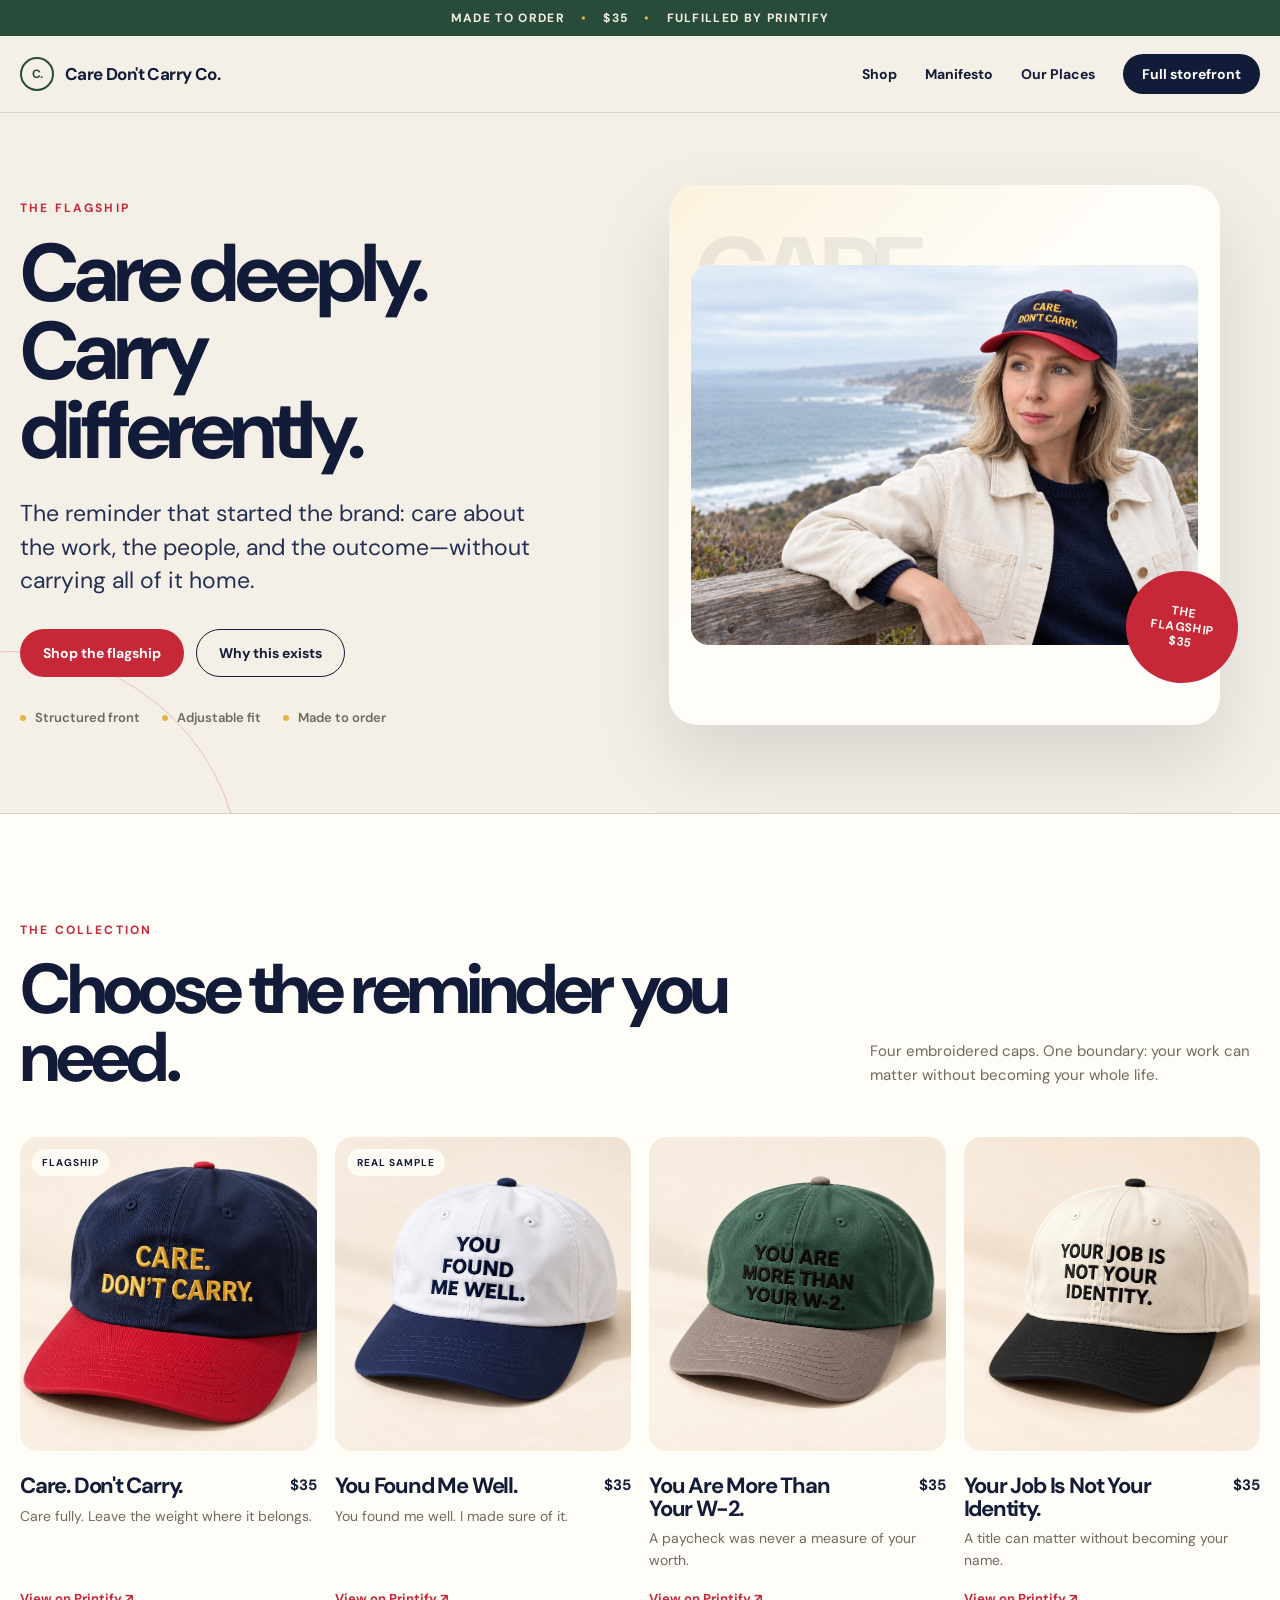
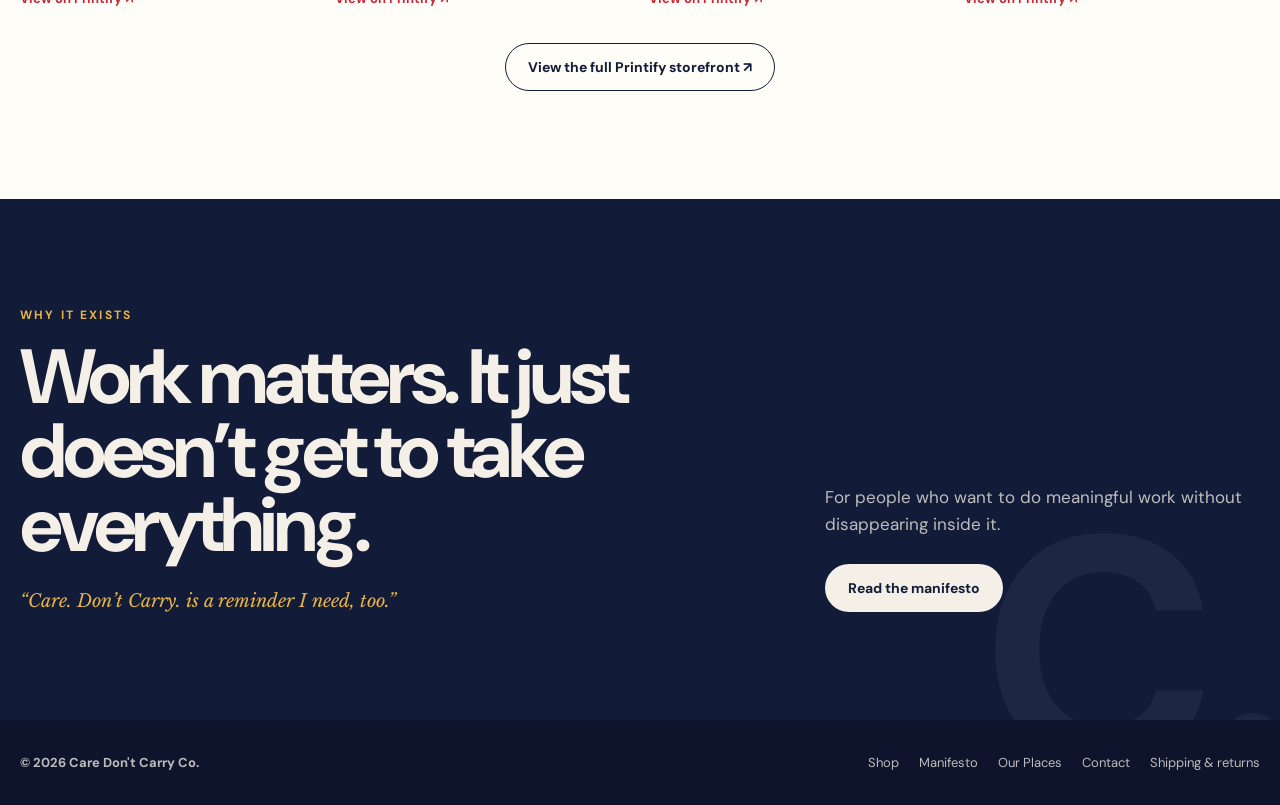
<file: index.html>
<!doctype html>
<html lang="en">
<head>
  <meta charset="utf-8">
  <meta name="viewport" content="width=device-width, initial-scale=1">
  <title>Care Don't Carry Co. — Care deeply. Carry differently.</title>
  <meta name="description" content="Embroidered reminders for people who care deeply without carrying work everywhere.">
  <link rel="preconnect" href="https://fonts.googleapis.com">
  <link rel="preconnect" href="https://fonts.gstatic.com" crossorigin>
  <link href="https://fonts.googleapis.com/css2?family=DM+Sans:opsz,wght@9..40,400;9..40,500;9..40,600;9..40,700&family=Libre+Baskerville:ital@1&display=swap" rel="stylesheet">
  <style>
    :root {
      --ink: #121b38;
      --ink-soft: #243053;
      --cream: #f4f0e7;
      --paper: #fffdf8;
      --red: #c62838;
      --gold: #e6b448;
      --forest: #294c3a;
      --muted: #70695e;
      --line: rgba(18, 27, 56, 0.14);
      --max: 1240px;
    }

    * { box-sizing: border-box; }
    html { scroll-behavior: smooth; }
    body {
      margin: 0;
      color: var(--ink);
      background: var(--cream);
      font-family: "DM Sans", Arial, sans-serif;
      -webkit-font-smoothing: antialiased;
    }
    img { display: block; width: 100%; }
    a { color: inherit; text-decoration: none; }
    button, input { font: inherit; }
    h1, h2, h3, p, figure { margin-top: 0; }
    h1, h2, h3 {
      margin-bottom: 0;
      font-weight: 700;
      letter-spacing: -0.055em;
      line-height: 0.96;
    }
    .wrap {
      width: min(calc(100% - 40px), var(--max));
      margin-inline: auto;
    }
    .announcement {
      display: flex;
      justify-content: center;
      gap: 1rem;
      padding: 10px 20px;
      color: var(--cream);
      background: var(--forest);
      font-size: 12px;
      font-weight: 700;
      letter-spacing: .11em;
      text-transform: uppercase;
    }
    .announcement span + span::before {
      content: "•";
      margin-right: 1rem;
      color: var(--gold);
    }
    header {
      position: sticky;
      top: 0;
      z-index: 20;
      background: rgba(244, 240, 231, .94);
      border-bottom: 1px solid var(--line);
      backdrop-filter: blur(14px);
    }
    .nav {
      min-height: 76px;
      display: flex;
      align-items: center;
      justify-content: space-between;
      gap: 32px;
    }
    .brand {
      display: flex;
      align-items: center;
      gap: 11px;
      font-size: 17px;
      font-weight: 700;
      letter-spacing: -.035em;
    }
    .brand-mark {
      width: 34px;
      height: 34px;
      display: grid;
      place-items: center;
      color: var(--forest);
      border: 2px solid var(--forest);
      border-radius: 50%;
      font-size: 12px;
    }
    .nav-links {
      display: flex;
      align-items: center;
      gap: 28px;
      font-size: 14px;
      font-weight: 700;
    }
    .button {
      min-height: 48px;
      display: inline-flex;
      align-items: center;
      justify-content: center;
      padding: 0 22px;
      border: 1px solid transparent;
      border-radius: 999px;
      font-size: 14px;
      font-weight: 700;
      transition: transform .18s ease, background .18s ease;
    }
    .button:hover { transform: translateY(-2px); }
    .button-dark { color: var(--paper); background: var(--ink); }
    .button-red { color: white; background: var(--red); }
    .button-outline { border-color: var(--ink); background: transparent; }
    .button-light { color: var(--ink); background: var(--cream); }
    .button-small { min-height: 40px; padding-inline: 18px; }
    .menu {
      display: none;
      width: 44px;
      height: 44px;
      border: 1px solid var(--line);
      border-radius: 50%;
      background: transparent;
      color: var(--ink);
    }

    .hero {
      position: relative;
      overflow: hidden;
      border-bottom: 1px solid var(--line);
    }
    .hero::before {
      content: "";
      position: absolute;
      width: 460px;
      height: 460px;
      left: -220px;
      bottom: -300px;
      border: 1px solid rgba(198, 40, 56, .25);
      border-radius: 50%;
    }
    .hero-grid {
      min-height: 660px;
      display: grid;
      grid-template-columns: .92fr 1.08fr;
      align-items: center;
      gap: 72px;
      padding-block: 72px;
    }
    .eyebrow {
      margin-bottom: 18px;
      color: var(--red);
      font-size: 12px;
      font-weight: 700;
      letter-spacing: .18em;
      text-transform: uppercase;
    }
    h1 {
      max-width: 720px;
      font-size: clamp(58px, 6.4vw, 100px);
    }
    .hero-copy > p:not(.eyebrow) {
      max-width: 560px;
      margin: 28px 0 32px;
      color: var(--ink-soft);
      font-size: clamp(18px, 2vw, 23px);
      line-height: 1.45;
    }
    .actions { display: flex; flex-wrap: wrap; gap: 12px; }
    .proof {
      display: flex;
      flex-wrap: wrap;
      gap: 10px 22px;
      margin: 32px 0 0;
      padding: 0;
      color: var(--muted);
      font-size: 13px;
      font-weight: 600;
      list-style: none;
    }
    .proof li::before {
      content: "";
      width: 6px;
      height: 6px;
      display: inline-block;
      margin-right: 9px;
      border-radius: 50%;
      background: var(--gold);
      vertical-align: 1px;
    }
    .hero-art {
      position: relative;
      min-height: 540px;
      display: grid;
      place-items: center;
      border-radius: 28px;
      background:
        linear-gradient(135deg, rgba(230, 180, 72, .15), transparent 42%),
        var(--paper);
      box-shadow: 0 34px 80px rgba(18, 27, 56, .13);
    }
    .hero-art::before {
      content: "CARE.";
      position: absolute;
      top: 22px;
      left: 26px;
      color: rgba(18, 27, 56, .07);
      font-size: clamp(56px, 8vw, 118px);
      font-weight: 700;
      letter-spacing: -.08em;
    }
    .hero-art img {
      position: relative;
      z-index: 2;
      width: min(92%, 680px);
      aspect-ratio: 4 / 3;
      object-fit: cover;
      border-radius: 18px;
    }
    .hero-sticker {
      position: absolute;
      right: -18px;
      bottom: 42px;
      z-index: 3;
      width: 112px;
      height: 112px;
      display: grid;
      place-items: center;
      padding: 15px;
      color: var(--paper);
      background: var(--red);
      border-radius: 50%;
      text-align: center;
      font-size: 12px;
      font-weight: 700;
      line-height: 1.25;
      letter-spacing: .06em;
      text-transform: uppercase;
      transform: rotate(8deg);
    }

    .section { padding: 108px 0; }
    .section-white { background: var(--paper); }
    .section-head {
      display: flex;
      align-items: end;
      justify-content: space-between;
      gap: 40px;
      margin-bottom: 46px;
    }
    .section-head h2 {
      max-width: 760px;
      font-size: clamp(44px, 5.5vw, 74px);
    }
    .section-head p:last-child {
      max-width: 390px;
      margin-bottom: 4px;
      color: var(--muted);
      font-size: 15px;
      line-height: 1.6;
    }
    .products {
      display: grid;
      grid-template-columns: repeat(4, minmax(0, 1fr));
      gap: 18px;
    }
    .product-card {
      display: flex;
      min-width: 0;
      flex-direction: column;
    }
    .product-image {
      position: relative;
      overflow: hidden;
      aspect-ratio: 1 / 1.06;
      margin-bottom: 20px;
      border-radius: 18px;
      background: #ebe6dc;
    }
    .product-image img {
      height: 100%;
      object-fit: cover;
      transition: transform .28s ease;
    }
    .product-card:hover img { transform: scale(1.025); }
    .product-image.contain img {
      object-fit: contain;
      padding: 12px;
      background: white;
    }
    .product-tag {
      position: absolute;
      top: 12px;
      left: 12px;
      z-index: 2;
      padding: 7px 10px;
      border-radius: 999px;
      color: var(--ink);
      background: rgba(255, 253, 248, .9);
      font-size: 10px;
      font-weight: 700;
      letter-spacing: .1em;
      text-transform: uppercase;
    }
    .product-title {
      display: flex;
      align-items: start;
      justify-content: space-between;
      gap: 14px;
      padding-top: 4px;
    }
    .product-title h3 {
      max-width: 220px;
      font-size: 22px;
      line-height: 1.02;
    }
    .price { font-size: 15px; font-weight: 700; }
    .product-link {
      margin-top: auto;
      padding-top: 18px;
      color: var(--red);
      font-size: 13px;
      font-weight: 700;
    }
    .product-message {
      min-height: 44px;
      margin: 8px 0 0;
      color: var(--muted);
      font-size: 14px;
      line-height: 1.55;
    }

    .belief {
      position: relative;
      overflow: hidden;
      color: var(--cream);
      background: var(--ink);
    }
    .belief::after {
      content: "C.";
      position: absolute;
      right: -10px;
      bottom: -92px;
      color: rgba(244, 240, 231, .05);
      font-size: 320px;
      font-weight: 700;
      line-height: 1;
    }
    .belief-grid {
      position: relative;
      z-index: 2;
      display: grid;
      grid-template-columns: 1.25fr .75fr;
      align-items: end;
      gap: 80px;
    }
    .belief h2 {
      max-width: 820px;
      font-size: clamp(48px, 6vw, 86px);
    }
    .belief .eyebrow { color: var(--gold); }
    .belief-copy p {
      margin-bottom: 26px;
      color: rgba(244, 240, 231, .76);
      font-size: 17px;
      line-height: 1.6;
    }
    .editorial {
      margin: 28px 0 0;
      color: var(--gold);
      font-family: "Libre Baskerville", Georgia, serif;
      font-size: 18px;
      font-style: italic;
    }

    .newsletter {
      display: grid;
      grid-template-columns: 1fr .9fr;
      align-items: center;
      gap: 90px;
    }
    .newsletter h2 {
      max-width: 720px;
      font-size: clamp(42px, 5vw, 68px);
    }
    .newsletter-copy > p:last-child {
      max-width: 540px;
      margin: 22px 0 0;
      color: var(--muted);
      line-height: 1.6;
    }
    .signup {
      display: flex;
      gap: 10px;
      padding: 10px;
      border: 1px solid var(--line);
      border-radius: 999px;
      background: var(--paper);
      box-shadow: 0 18px 60px rgba(18, 27, 56, .08);
    }
    .signup input {
      min-width: 0;
      flex: 1;
      padding: 0 10px 0 16px;
      border: 0;
      outline: 0;
      background: transparent;
    }
    footer {
      padding: 34px 0;
      color: rgba(244, 240, 231, .76);
      background: #0d142b;
      font-size: 13px;
    }
    .footer-row {
      display: flex;
      align-items: center;
      justify-content: space-between;
      gap: 26px;
    }
    .footer-links { display: flex; flex-wrap: wrap; gap: 20px; }

    @media (max-width: 980px) {
      .hero-grid { min-height: auto; grid-template-columns: 1fr; gap: 46px; }
      .hero-copy { padding-top: 20px; }
      .hero-art { min-height: 470px; }
      .products { grid-template-columns: repeat(2, minmax(0, 1fr)); gap: 40px 18px; }
      .belief-grid, .newsletter { grid-template-columns: 1fr; gap: 40px; }
      .section-head { display: block; }
      .section-head p:last-child { margin-top: 20px; }
    }
    @media (max-width: 680px) {
      .wrap { width: min(calc(100% - 28px), var(--max)); }
      .announcement { gap: .5rem; padding: 8px 10px; font-size: 9px; }
      .announcement span + span::before { margin-right: .5rem; }
      .nav { min-height: 66px; }
      .brand { font-size: 14px; }
      .brand-mark { width: 30px; height: 30px; }
      .nav-links a:not(.button) { display: none; }
      .nav-links { gap: 0; }
      .nav-links .button { min-height: 38px; padding-inline: 15px; font-size: 12px; }
      h1 { font-size: clamp(48px, 15vw, 70px); }
      .hero-grid { gap: 36px; padding: 48px 0 56px; }
      .hero-copy > p:not(.eyebrow) { margin: 22px 0 26px; font-size: 18px; }
      .actions { display: grid; grid-template-columns: 1fr; }
      .hero-art { min-height: 360px; border-radius: 20px; }
      .hero-art img { width: 94%; }
      .hero-sticker { right: 10px; bottom: 18px; width: 92px; height: 92px; font-size: 10px; }
      .section { padding: 74px 0; }
      .section-head h2, .belief h2, .newsletter h2 { font-size: 43px; }
      .products { grid-template-columns: 1fr; gap: 36px; }
      .product-image { aspect-ratio: 1.08 / 1; }
      .belief-grid { gap: 30px; }
      .signup { display: grid; border-radius: 20px; }
      .signup input { min-height: 52px; }
      .footer-row { align-items: flex-start; flex-direction: column; }
    }
  </style>
</head>
<body>
  <div class="announcement" aria-label="Store highlights">
    <span>Made to order</span><span>$35</span><span>Fulfilled by Printify</span>
  </div>

  <header>
    <div class="wrap nav">
      <a class="brand" href="/" aria-label="Care Don't Carry Co. home">
        <span class="brand-mark" aria-hidden="true">C.</span>
        <span>Care Don't Carry Co.</span>
      </a>
      <nav class="nav-links" aria-label="Main navigation">
        <a href="/shop/">Shop</a>
        <a href="/manifesto/">Manifesto</a>
        <a href="/our-places/">Our Places</a>
        <a class="button button-dark button-small" href="https://care-dont-carry-co.printify.me/" target="_blank" rel="noopener">Full storefront</a>
      </nav>
    </div>
  </header>

  <main id="top">
    <section class="hero">
      <div class="wrap hero-grid">
        <div class="hero-copy">
          <p class="eyebrow">The flagship</p>
          <h1>Care deeply.<br>Carry differently.</h1>
          <p>The reminder that started the brand: care about the work, the people, and the outcome—without carrying all of it home.</p>
          <div class="actions">
            <a class="button button-red" href="https://care-dont-carry-co.printify.me/product/31799018" target="_blank" rel="noopener">Shop the flagship</a>
            <a class="button button-outline" href="#why">Why this exists</a>
          </div>
          <ul class="proof" aria-label="Product features">
            <li>Structured front</li>
            <li>Adjustable fit</li>
            <li>Made to order</li>
          </ul>
        </div>

        <figure class="hero-art" aria-label="Care Don't Carry flagship campaign image">
          <img src="/campaign-founder-coast.jpg" alt="Care Don't Carry Co. founder wearing the navy and red CARE. DON'T CARRY. cap at a coastal overlook">
          <figcaption class="hero-sticker">The flagship<br>$35</figcaption>
        </figure>
      </div>
    </section>

    <section class="section section-white" id="collection">
      <div class="wrap">
        <div class="section-head">
          <div>
            <p class="eyebrow">The collection</p>
            <h2>Choose the reminder you need.</h2>
          </div>
          <p>Four embroidered caps. One boundary: your work can matter without becoming your whole life.</p>
        </div>

        <div class="products">
          <a class="product-card" href="https://care-dont-carry-co.printify.me/product/31799018" target="_blank" rel="noopener" aria-label="Care Don't Carry cap, $35">
            <div class="product-image">
              <span class="product-tag">Flagship</span>
              <img src="/care-dont-carry.jpg" alt="Navy and red CARE. DON'T CARRY. cap">
            </div>
            <div class="product-title">
              <h3>Care. Don't Carry.</h3>
              <span class="price">$35</span>
            </div>
            <p class="product-message">Care fully. Leave the weight where it belongs.</p>
            <span class="product-link">View on Printify ↗</span>
          </a>

          <a class="product-card" href="https://care-dont-carry-co.printify.me/product/32033271" target="_blank" rel="noopener" aria-label="You Found Me Well cap, $35">
            <div class="product-image">
              <span class="product-tag">Real sample</span>
              <img src="./you-found-me-well-studio.png" alt="Cream and navy cap embroidered YOU FOUND ME WELL. in uppercase letters">
            </div>
            <div class="product-title">
              <h3>You Found Me Well.</h3>
              <span class="price">$35</span>
            </div>
            <p class="product-message">You found me well. I made sure of it.</p>
            <span class="product-link">View on Printify ↗</span>
          </a>

          <a class="product-card" href="https://care-dont-carry-co.printify.me/product/32017401" target="_blank" rel="noopener" aria-label="You Are More Than Your W-2 cap, $35">
            <div class="product-image">
              <img src="./more-than-w2-studio.png" alt="Forest green and taupe cap embroidered YOU ARE MORE THAN YOUR W-2.">
            </div>
            <div class="product-title">
              <h3>You Are More Than Your W-2.</h3>
              <span class="price">$35</span>
            </div>
            <p class="product-message">A paycheck was never a measure of your worth.</p>
            <span class="product-link">View on Printify ↗</span>
          </a>

          <a class="product-card" href="https://care-dont-carry-co.printify.me/product/32017384" target="_blank" rel="noopener" aria-label="Your Job Is Not Your Identity cap, $35">
            <div class="product-image">
              <img src="./job-not-identity-studio.png" alt="Cream and black cap embroidered YOUR JOB IS NOT YOUR IDENTITY.">
            </div>
            <div class="product-title">
              <h3>Your Job Is Not Your Identity.</h3>
              <span class="price">$35</span>
            </div>
            <p class="product-message">A title can matter without becoming your name.</p>
            <span class="product-link">View on Printify ↗</span>
          </a>
        </div>
        <div class="actions" style="justify-content:center; margin-top:36px">
          <a class="button button-outline" href="https://care-dont-carry-co.printify.me/" target="_blank" rel="noopener">View the full Printify storefront ↗</a>
        </div>
      </div>
    </section>

    <section class="section belief" id="why">
      <div class="wrap belief-grid">
        <div>
          <p class="eyebrow">Why it exists</p>
          <h2>Work matters. It just doesn’t get to take everything.</h2>
          <p class="editorial">“Care. Don’t Carry. is a reminder I need, too.”</p>
        </div>
        <div class="belief-copy">
          <p>For people who want to do meaningful work without disappearing inside it.</p>
          <a class="button button-light" href="/manifesto/">Read the manifesto</a>
        </div>
      </div>
    </section>

  </main>

  <footer>
    <div class="wrap footer-row">
      <strong>© 2026 Care Don't Carry Co.</strong>
      <nav class="footer-links" aria-label="Footer navigation">
        <a href="/shop/">Shop</a>
        <a href="/manifesto/">Manifesto</a>
        <a href="/our-places/">Our Places</a>
        <a href="/contact/">Contact</a>
        <a href="/shipping-returns/">Shipping &amp; returns</a>
      </nav>
    </div>
  </footer>

  <!-- Our Places is intentionally customer-led. Add only tagged or permissioned real photography. -->
</body>
</html>
</file>
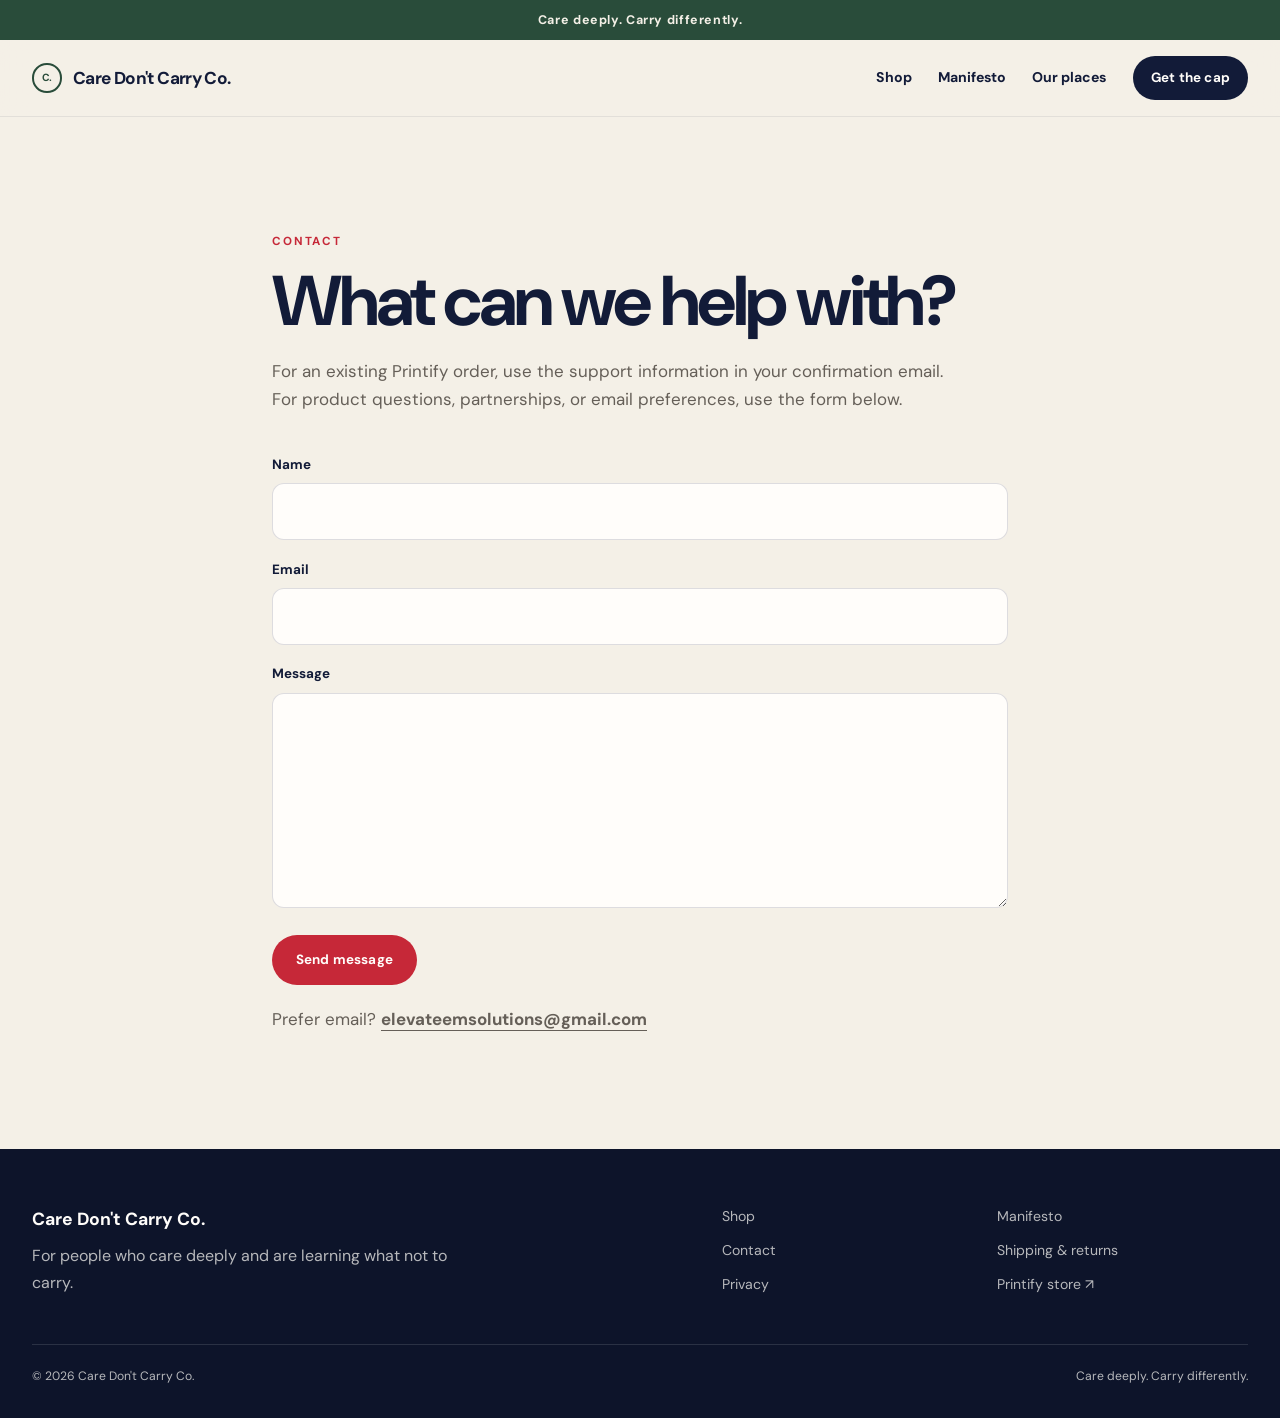
<file: contact/index.html>
<!doctype html>
<html lang="en">
<head>
  <meta charset="utf-8">
  <meta name="viewport" content="width=device-width, initial-scale=1">
  <title>Contact — Care Don't Carry Co.</title>
  <meta name="description" content="Contact Care Don't Carry Co. about products, orders, partnerships, or shop updates.">
  <link rel="canonical" href="https://caredontcarryco.com/contact/">
  <meta name="theme-color" content="#121b38">
  <link rel="icon" href="/favicon.svg" type="image/svg+xml">
  <link rel="stylesheet" href="/assets/theme.css">
  <script>document.documentElement.classList.add("js");</script>
  <script defer src="/assets/site-config.js"></script>
  <script defer src="/assets/main.js"></script>
</head>
<body>
  <a class="skip-link" href="#main">Skip to content</a>
  <div class="announcement">Care deeply. Carry differently.</div>
  <header class="site-header">
    <div class="container site-header__inner">
      <a class="brand" href="/" aria-label="Care Don't Carry Co. home"><span class="brand__mark" aria-hidden="true">C.</span><span>Care Don't Carry Co.</span></a>
      <nav class="desktop-nav" aria-label="Main navigation"><a class="nav-link" href="/shop">Shop</a><a class="nav-link" href="/manifesto">Manifesto</a><a class="nav-link" href="/#places">Our places</a><a class="button button--navy button--small" data-product-link href="https://care-dont-carry-co.printify.me/product/31799018">Get the cap</a></nav>
      <button class="menu-button" type="button" aria-expanded="false" aria-controls="mobile-navigation" aria-label="Open menu" data-menu-button><span></span><span></span></button>
    </div>
  </header>
  <nav class="mobile-nav" id="mobile-navigation" aria-label="Mobile navigation" data-mobile-nav><div class="container"><a href="/shop">Shop</a><a href="/manifesto">Manifesto</a><a href="/#places">Our places</a><a href="/contact">Contact</a><a class="button button--navy" data-product-link href="https://care-dont-carry-co.printify.me/product/31799018">Get the cap</a></div></nav>

  <main class="utility-main" id="main">
    <div class="narrow">
      <p class="eyebrow">Contact</p>
      <h1>What can we help with?</h1>
      <p class="utility-intro">For an existing Printify order, use the support information in your confirmation email. For product questions, partnerships, or email preferences, use the form below.</p>
      <p class="form-success" data-contact-success hidden>Your message was sent. We’ll be in touch.</p>
      <form class="form-grid" name="contact" method="POST" data-netlify="true" netlify-honeypot="bot-field" action="/contact/?sent=true">
        <input type="hidden" name="form-name" value="contact">
        <p hidden><label>Do not fill this out: <input name="bot-field"></label></p>
        <div class="field"><label for="name">Name</label><input id="name" name="name" type="text" autocomplete="name" required></div>
        <div class="field"><label for="contact-email">Email</label><input id="contact-email" name="email" type="email" autocomplete="email" required></div>
        <div class="field"><label for="message">Message</label><textarea id="message" name="message" rows="7" required></textarea></div>
        <div><button class="button button--primary" type="submit">Send message</button></div>
      </form>
      <p class="utility-intro">Prefer email? <a class="text-link" href="mailto:elevateemsolutions@gmail.com?subject=Care%20Don't%20Carry%20Co.">elevateemsolutions@gmail.com</a></p>
    </div>
  </main>

  <footer class="site-footer">
    <div class="container site-footer__top"><div class="site-footer__brand"><strong>Care Don't Carry Co.</strong><p>For people who care deeply and are learning what not to carry.</p></div><nav class="site-footer__links" aria-label="Footer navigation"><a href="/shop">Shop</a><a href="/manifesto">Manifesto</a><a href="/contact">Contact</a><a href="/shipping-returns">Shipping &amp; returns</a><a href="/privacy">Privacy</a><a data-store-link href="https://care-dont-carry-co.printify.me/">Printify store ↗</a></nav></div>
    <div class="container site-footer__bottom"><span>© <span data-year>2026</span> Care Don't Carry Co.</span><span>Care deeply. Carry differently.</span></div>
  </footer>
</body>
</html>
</file>
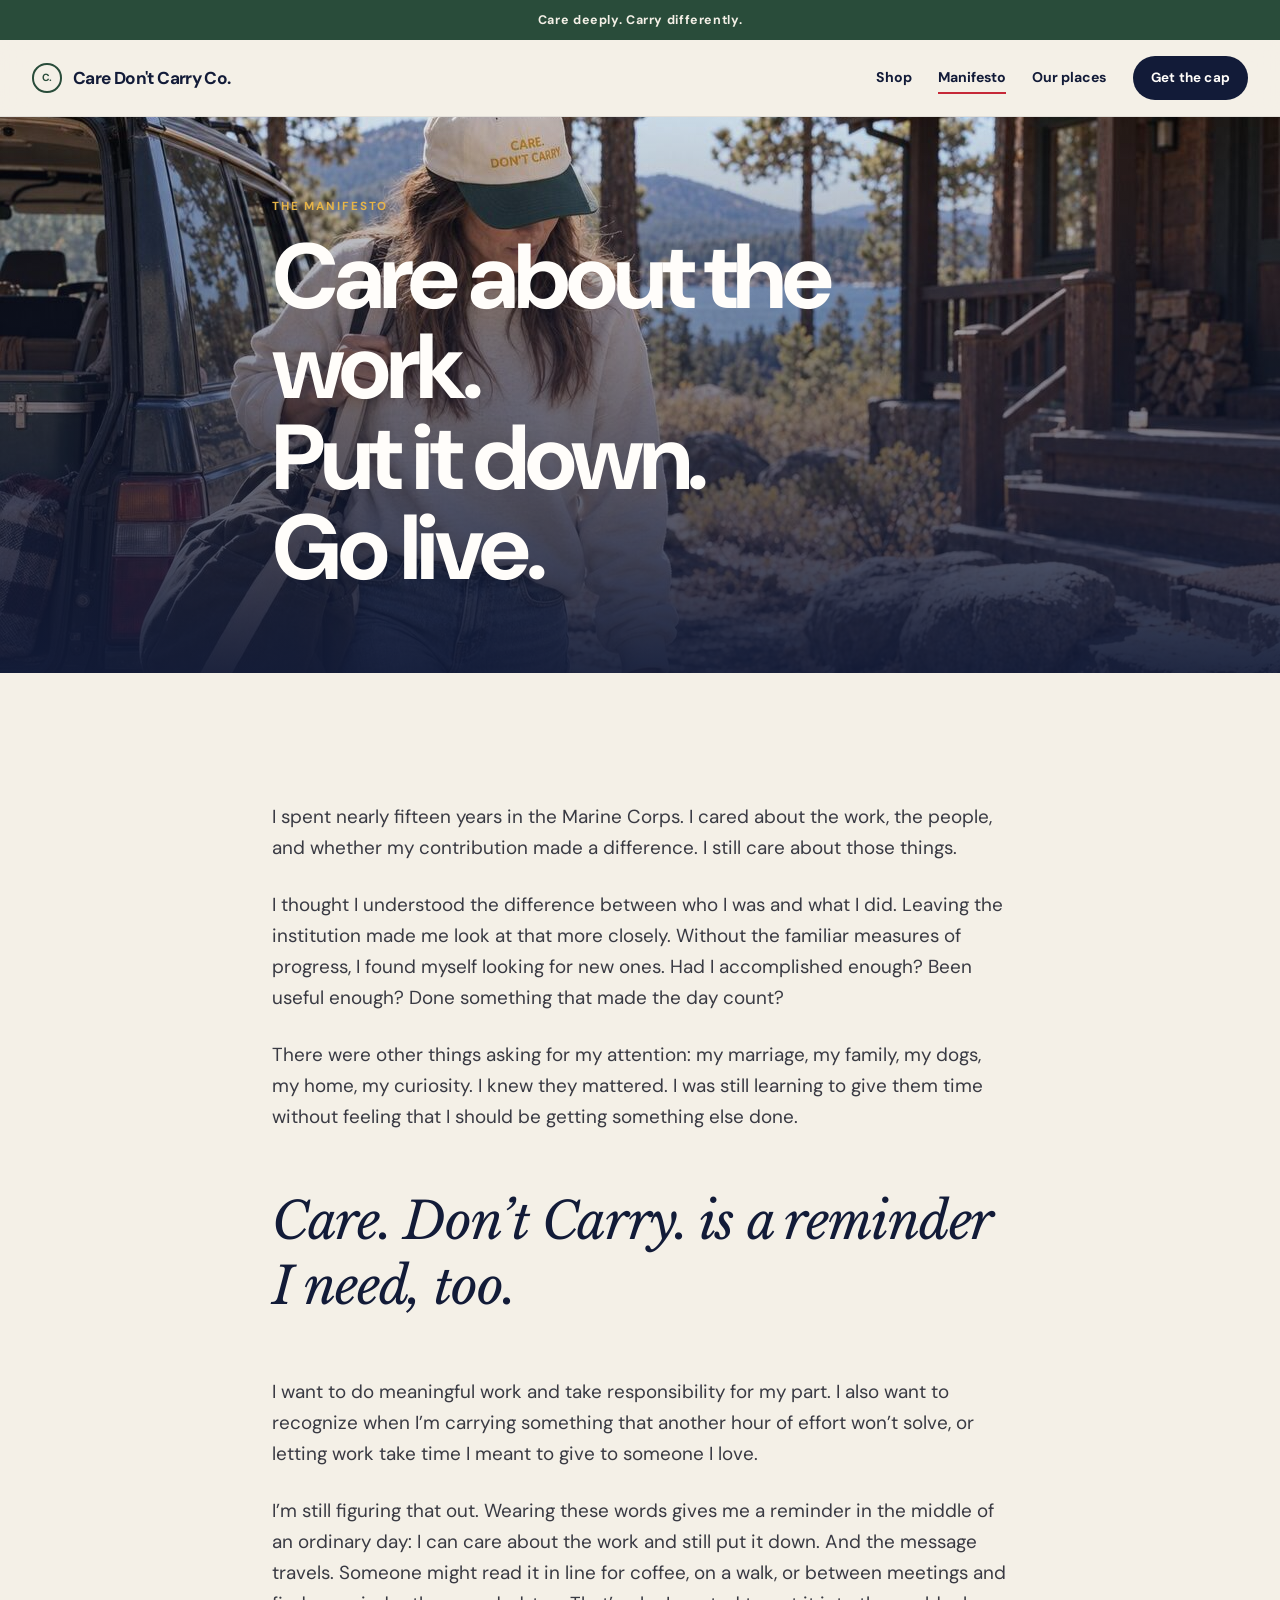
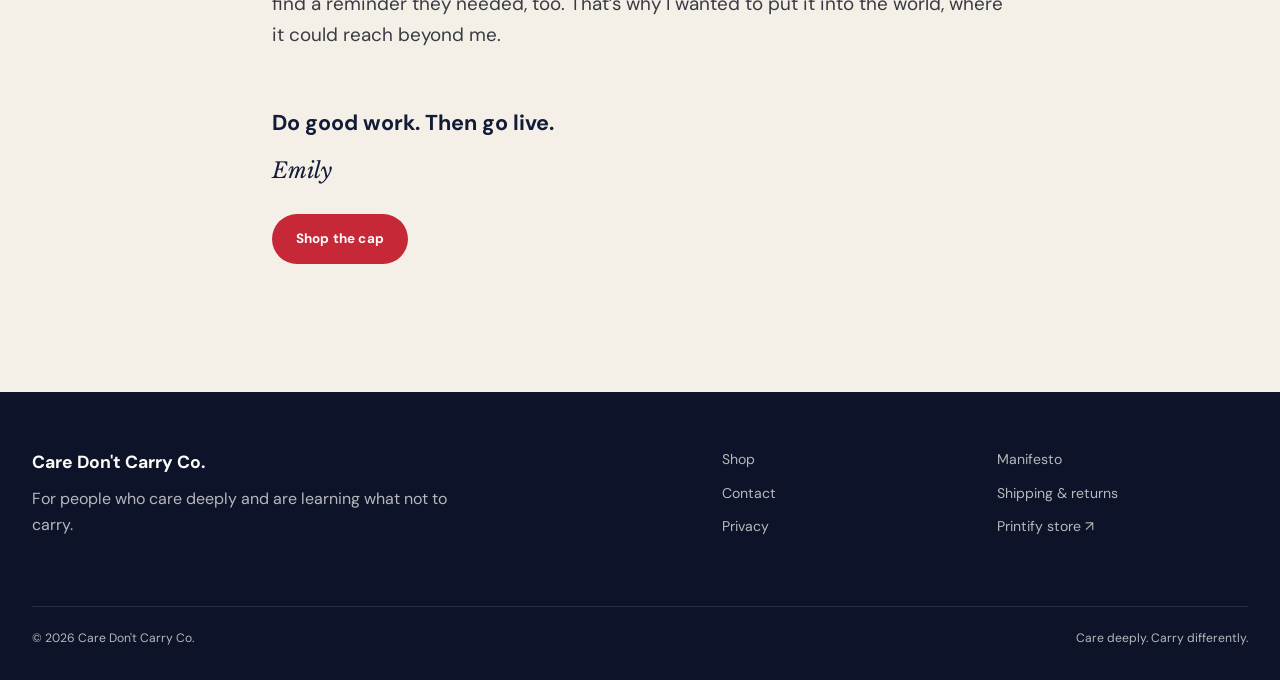
<file: manifesto/index.html>
<!doctype html>
<html lang="en">
<head>
  <meta charset="utf-8">
  <meta name="viewport" content="width=device-width, initial-scale=1">
  <title>Manifesto — Care Don't Carry Co.</title>
  <meta name="description" content="The story behind Care Don't Carry Co. and the reminder to do good work, put it down, and go live.">
  <link rel="canonical" href="https://caredontcarryco.com/manifesto/">
  <meta property="og:title" content="The Care Don't Carry Co. Manifesto">
  <meta property="og:description" content="Care about the work. Put it down. Go live.">
  <meta property="og:image" content="https://caredontcarryco.com/big-bear-campaign.jpg">
  <meta name="theme-color" content="#121b38">
  <link rel="icon" href="/favicon.svg" type="image/svg+xml">
  <link rel="stylesheet" href="/assets/theme.css">
  <script>document.documentElement.classList.add("js");</script>
  <script defer src="/assets/site-config.js"></script>
  <script defer src="/assets/main.js"></script>
</head>
<body>
  <a class="skip-link" href="#main">Skip to content</a>
  <div class="announcement">Care deeply. Carry differently.</div>
  <header class="site-header">
    <div class="container site-header__inner">
      <a class="brand" href="/" aria-label="Care Don't Carry Co. home"><span class="brand__mark" aria-hidden="true">C.</span><span>Care Don't Carry Co.</span></a>
      <nav class="desktop-nav" aria-label="Main navigation"><a class="nav-link" href="/shop">Shop</a><a class="nav-link" href="/manifesto" aria-current="page">Manifesto</a><a class="nav-link" href="/#places">Our places</a><a class="button button--navy button--small" data-product-link href="https://care-dont-carry-co.printify.me/product/31799018">Get the cap</a></nav>
      <button class="menu-button" type="button" aria-expanded="false" aria-controls="mobile-navigation" aria-label="Open menu" data-menu-button><span></span><span></span></button>
    </div>
  </header>
  <nav class="mobile-nav" id="mobile-navigation" aria-label="Mobile navigation" data-mobile-nav><div class="container"><a href="/shop">Shop</a><a href="/manifesto">Manifesto</a><a href="/#places">Our places</a><a href="/contact">Contact</a><a class="button button--navy" data-product-link href="https://care-dont-carry-co.printify.me/product/31799018">Get the cap</a></div></nav>

  <main id="main">
    <section class="manifesto-hero">
      <img src="/big-bear-campaign.jpg" alt="Woman wearing a Care. Don't Carry. cap during a Big Bear weekend" width="1536" height="1024" fetchpriority="high">
      <div class="container manifesto-hero__copy">
        <p class="eyebrow">The manifesto</p>
        <h1>Care about the work.<br>Put it down.<br>Go live.</h1>
      </div>
    </section>

    <article class="manifesto-body">
      <div class="narrow">
        <p>I spent nearly fifteen years in the Marine Corps. I cared about the work, the people, and whether my contribution made a difference. I still care about those things.</p>

        <p>I thought I understood the difference between who I was and what I did. Leaving the institution made me look at that more closely. Without the familiar measures of progress, I found myself looking for new ones. Had I accomplished enough? Been useful enough? Done something that made the day count?</p>

        <p>There were other things asking for my attention: my marriage, my family, my dogs, my home, my curiosity. I knew they mattered. I was still learning to give them time without feeling that I should be getting something else done.</p>

        <p class="manifesto-pull editorial">Care. Don’t Carry. is a reminder I need, too.</p>

        <p>I want to do meaningful work and take responsibility for my part. I also want to recognize when I’m carrying something that another hour of effort won’t solve, or letting work take time I meant to give to someone I love.</p>

        <p>I’m still figuring that out. Wearing these words gives me a reminder in the middle of an ordinary day: I can care about the work and still put it down. And the message travels. Someone might read it in line for coffee, on a walk, or between meetings and find a reminder they needed, too. That’s why I wanted to put it into the world, where it could reach beyond me.</p>

        <p class="manifesto-signoff">Do good work. Then go live.<span>Emily</span></p>

        <a class="button button--primary" data-product-link href="https://care-dont-carry-co.printify.me/product/31799018">Shop the cap</a>
      </div>
    </article>
  </main>

  <footer class="site-footer">
    <div class="container site-footer__top">
      <div class="site-footer__brand"><strong>Care Don't Carry Co.</strong><p>For people who care deeply and are learning what not to carry.</p><div class="social-links"><a data-social="instagram" hidden>Instagram</a><a data-social="facebook" hidden>Facebook</a><a data-social="tiktok" hidden>TikTok</a></div></div>
      <nav class="site-footer__links" aria-label="Footer navigation"><a href="/shop">Shop</a><a href="/manifesto">Manifesto</a><a href="/contact">Contact</a><a href="/shipping-returns">Shipping &amp; returns</a><a href="/privacy">Privacy</a><a data-store-link href="https://care-dont-carry-co.printify.me/">Printify store ↗</a></nav>
    </div>
    <div class="container site-footer__bottom"><span>© <span data-year>2026</span> Care Don't Carry Co.</span><span>Care deeply. Carry differently.</span></div>
  </footer>
</body>
</html>
</file>
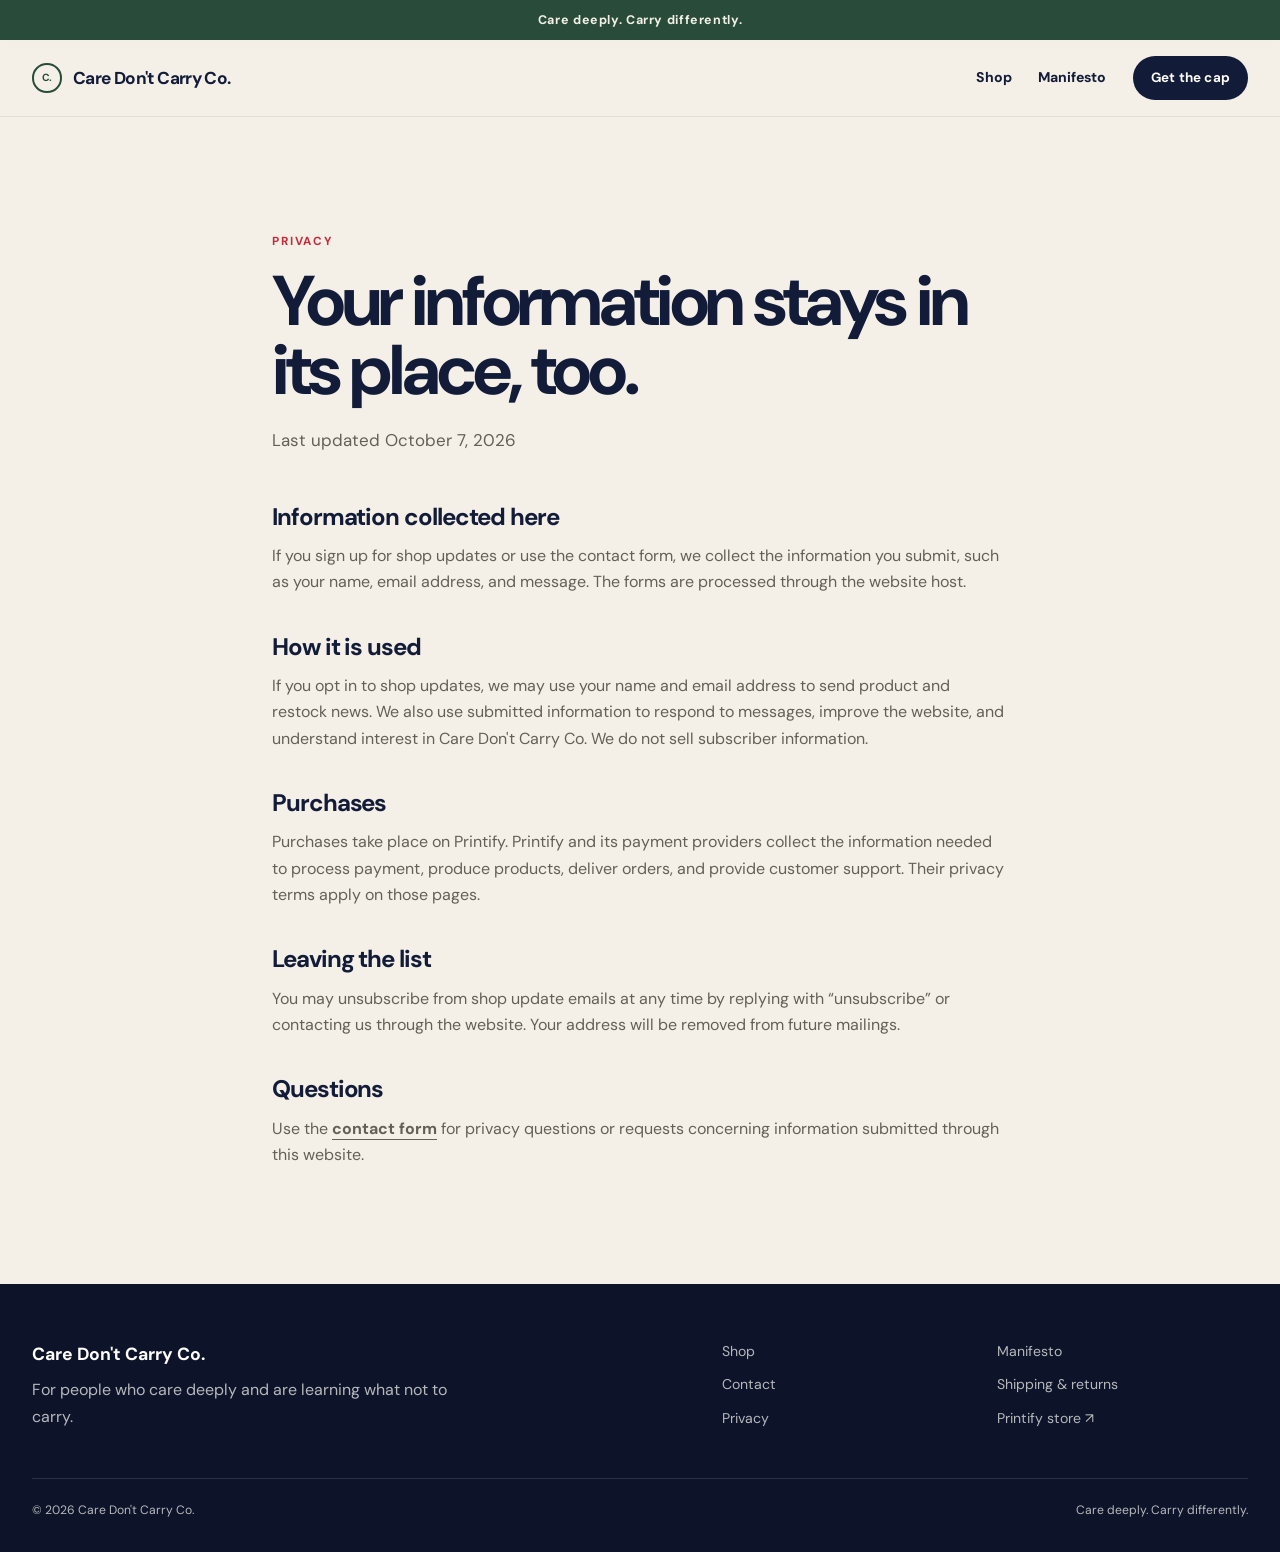
<file: privacy/index.html>
<!doctype html>
<html lang="en">
<head>
  <meta charset="utf-8">
  <meta name="viewport" content="width=device-width, initial-scale=1">
  <title>Privacy — Care Don't Carry Co.</title>
  <meta name="description" content="Privacy information for Care Don't Carry Co. website visitors and email subscribers.">
  <link rel="canonical" href="https://caredontcarryco.com/privacy/">
  <meta name="theme-color" content="#121b38">
  <link rel="icon" href="/favicon.svg" type="image/svg+xml">
  <link rel="stylesheet" href="/assets/theme.css">
  <script>document.documentElement.classList.add("js");</script>
  <script defer src="/assets/site-config.js"></script>
  <script defer src="/assets/main.js"></script>
</head>
<body>
  <a class="skip-link" href="#main">Skip to content</a>
  <div class="announcement">Care deeply. Carry differently.</div>
  <header class="site-header"><div class="container site-header__inner"><a class="brand" href="/"><span class="brand__mark" aria-hidden="true">C.</span><span>Care Don't Carry Co.</span></a><nav class="desktop-nav" aria-label="Main navigation"><a class="nav-link" href="/shop">Shop</a><a class="nav-link" href="/manifesto">Manifesto</a><a class="button button--navy button--small" data-product-link href="https://care-dont-carry-co.printify.me/product/31799018">Get the cap</a></nav><button class="menu-button" type="button" aria-expanded="false" aria-controls="mobile-navigation" aria-label="Open menu" data-menu-button><span></span><span></span></button></div></header>
  <nav class="mobile-nav" id="mobile-navigation" aria-label="Mobile navigation" data-mobile-nav><div class="container"><a href="/shop">Shop</a><a href="/manifesto">Manifesto</a><a href="/contact">Contact</a><a class="button button--navy" data-product-link href="https://care-dont-carry-co.printify.me/product/31799018">Get the cap</a></div></nav>

  <main class="utility-main" id="main">
    <div class="narrow">
      <p class="eyebrow">Privacy</p>
      <h1>Your information stays in its place, too.</h1>
      <p class="utility-intro">Last updated October 7, 2026</p>
      <div class="legal-sections">
        <section><h2>Information collected here</h2><p>If you sign up for shop updates or use the contact form, we collect the information you submit, such as your name, email address, and message. The forms are processed through the website host.</p></section>
        <section><h2>How it is used</h2><p>If you opt in to shop updates, we may use your name and email address to send product and restock news. We also use submitted information to respond to messages, improve the website, and understand interest in Care Don't Carry Co. We do not sell subscriber information.</p></section>
        <section><h2>Purchases</h2><p>Purchases take place on Printify. Printify and its payment providers collect the information needed to process payment, produce products, deliver orders, and provide customer support. Their privacy terms apply on those pages.</p></section>
        <section><h2>Leaving the list</h2><p>You may unsubscribe from shop update emails at any time by replying with “unsubscribe” or contacting us through the website. Your address will be removed from future mailings.</p></section>
        <section><h2>Questions</h2><p>Use the <a class="text-link" href="/contact">contact form</a> for privacy questions or requests concerning information submitted through this website.</p></section>
      </div>
    </div>
  </main>

  <footer class="site-footer"><div class="container site-footer__top"><div class="site-footer__brand"><strong>Care Don't Carry Co.</strong><p>For people who care deeply and are learning what not to carry.</p></div><nav class="site-footer__links" aria-label="Footer navigation"><a href="/shop">Shop</a><a href="/manifesto">Manifesto</a><a href="/contact">Contact</a><a href="/shipping-returns">Shipping &amp; returns</a><a href="/privacy">Privacy</a><a data-store-link href="https://care-dont-carry-co.printify.me/">Printify store ↗</a></nav></div><div class="container site-footer__bottom"><span>© <span data-year>2026</span> Care Don't Carry Co.</span><span>Care deeply. Carry differently.</span></div></footer>
</body>
</html>
</file>
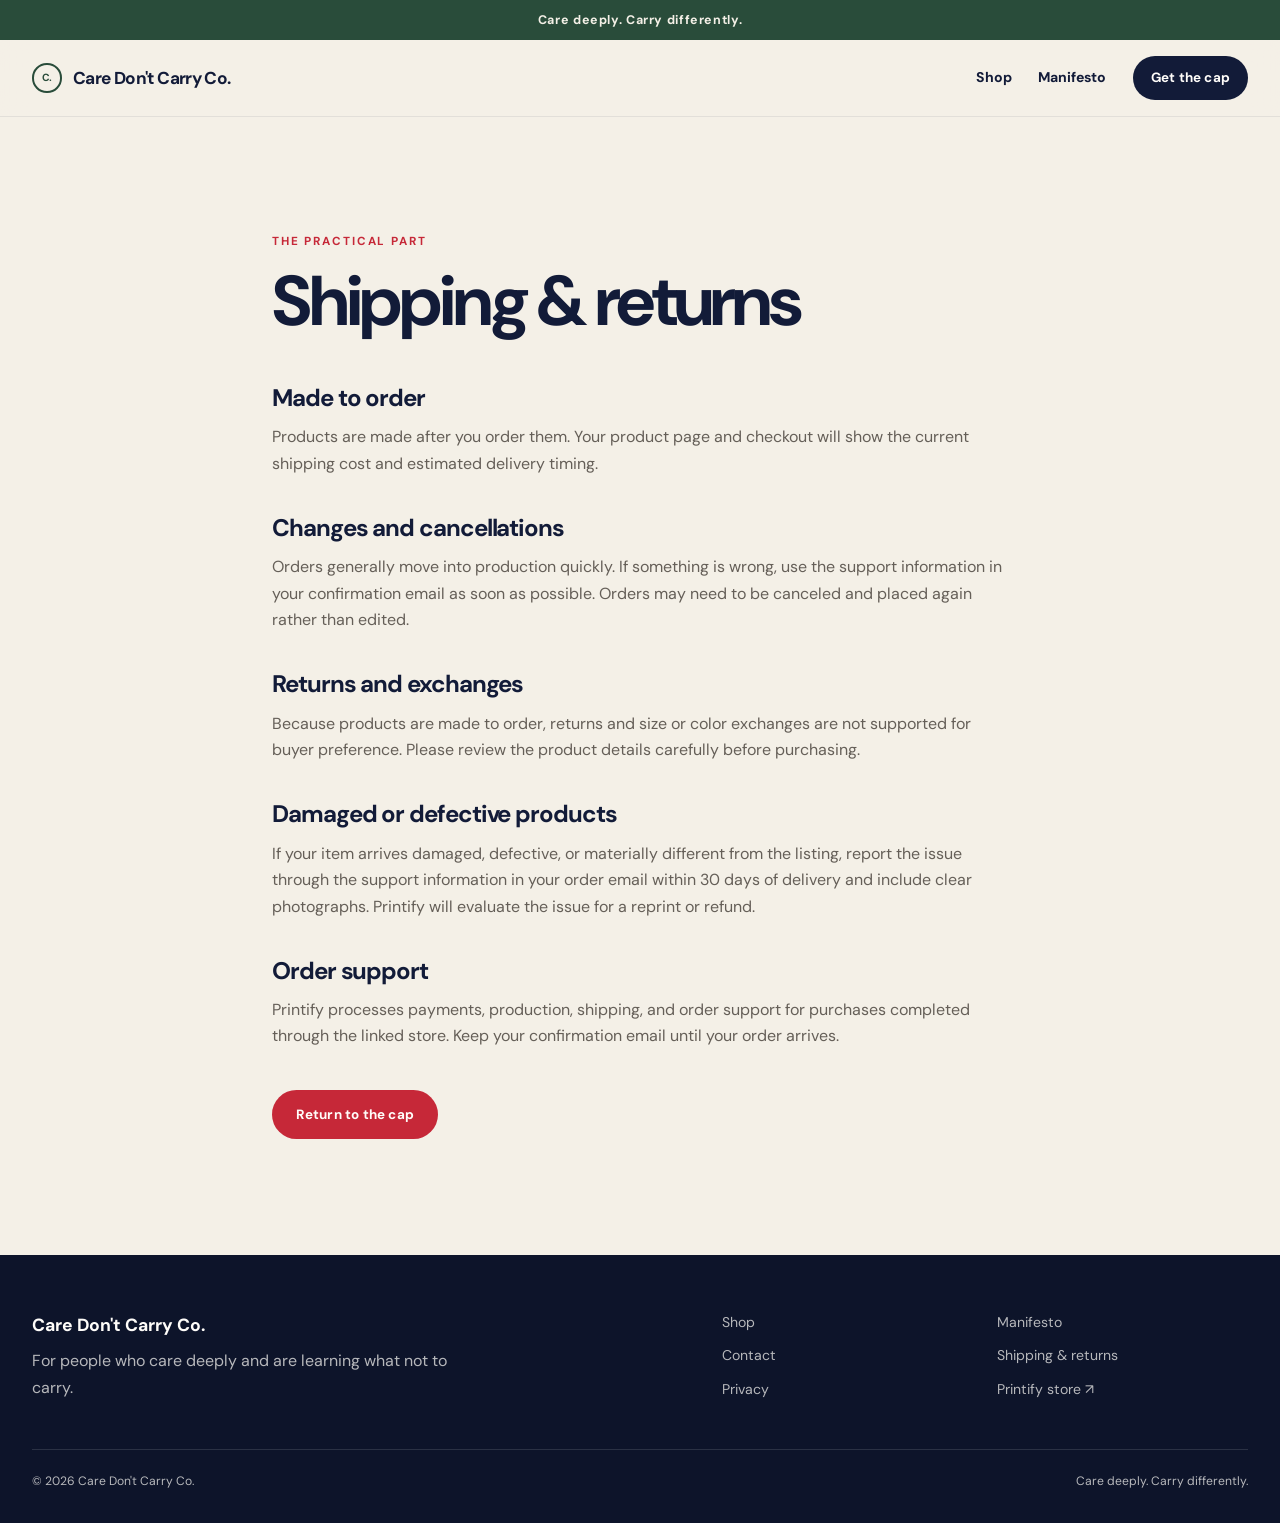
<file: shipping-returns/index.html>
<!doctype html>
<html lang="en">
<head>
  <meta charset="utf-8">
  <meta name="viewport" content="width=device-width, initial-scale=1">
  <title>Shipping &amp; Returns — Care Don't Carry Co.</title>
  <meta name="description" content="Shipping, returns, refunds, and order support information for Care Don't Carry Co.">
  <link rel="canonical" href="https://caredontcarryco.com/shipping-returns/">
  <meta name="theme-color" content="#121b38">
  <link rel="icon" href="/favicon.svg" type="image/svg+xml">
  <link rel="stylesheet" href="/assets/theme.css">
  <script>document.documentElement.classList.add("js");</script>
  <script defer src="/assets/site-config.js"></script>
  <script defer src="/assets/main.js"></script>
</head>
<body>
  <a class="skip-link" href="#main">Skip to content</a>
  <div class="announcement">Care deeply. Carry differently.</div>
  <header class="site-header"><div class="container site-header__inner"><a class="brand" href="/"><span class="brand__mark" aria-hidden="true">C.</span><span>Care Don't Carry Co.</span></a><nav class="desktop-nav" aria-label="Main navigation"><a class="nav-link" href="/shop">Shop</a><a class="nav-link" href="/manifesto">Manifesto</a><a class="button button--navy button--small" data-product-link href="https://care-dont-carry-co.printify.me/product/31799018">Get the cap</a></nav><button class="menu-button" type="button" aria-expanded="false" aria-controls="mobile-navigation" aria-label="Open menu" data-menu-button><span></span><span></span></button></div></header>
  <nav class="mobile-nav" id="mobile-navigation" aria-label="Mobile navigation" data-mobile-nav><div class="container"><a href="/shop">Shop</a><a href="/manifesto">Manifesto</a><a href="/contact">Contact</a><a class="button button--navy" data-product-link href="https://care-dont-carry-co.printify.me/product/31799018">Get the cap</a></div></nav>

  <main class="utility-main" id="main">
    <div class="narrow">
      <p class="eyebrow">The practical part</p>
      <h1>Shipping &amp; returns</h1>
      <div class="legal-sections">
        <section><h2>Made to order</h2><p>Products are made after you order them. Your product page and checkout will show the current shipping cost and estimated delivery timing.</p></section>
        <section><h2>Changes and cancellations</h2><p>Orders generally move into production quickly. If something is wrong, use the support information in your confirmation email as soon as possible. Orders may need to be canceled and placed again rather than edited.</p></section>
        <section><h2>Returns and exchanges</h2><p>Because products are made to order, returns and size or color exchanges are not supported for buyer preference. Please review the product details carefully before purchasing.</p></section>
        <section><h2>Damaged or defective products</h2><p>If your item arrives damaged, defective, or materially different from the listing, report the issue through the support information in your order email within 30 days of delivery and include clear photographs. Printify will evaluate the issue for a reprint or refund.</p></section>
        <section><h2>Order support</h2><p>Printify processes payments, production, shipping, and order support for purchases completed through the linked store. Keep your confirmation email until your order arrives.</p></section>
      </div>
      <a class="button button--primary" style="margin-top:2.5rem" href="/shop">Return to the cap</a>
    </div>
  </main>

  <footer class="site-footer"><div class="container site-footer__top"><div class="site-footer__brand"><strong>Care Don't Carry Co.</strong><p>For people who care deeply and are learning what not to carry.</p></div><nav class="site-footer__links" aria-label="Footer navigation"><a href="/shop">Shop</a><a href="/manifesto">Manifesto</a><a href="/contact">Contact</a><a href="/shipping-returns">Shipping &amp; returns</a><a href="/privacy">Privacy</a><a data-store-link href="https://care-dont-carry-co.printify.me/">Printify store ↗</a></nav></div><div class="container site-footer__bottom"><span>© <span data-year>2026</span> Care Don't Carry Co.</span><span>Care deeply. Carry differently.</span></div></footer>
</body>
</html>
</file>
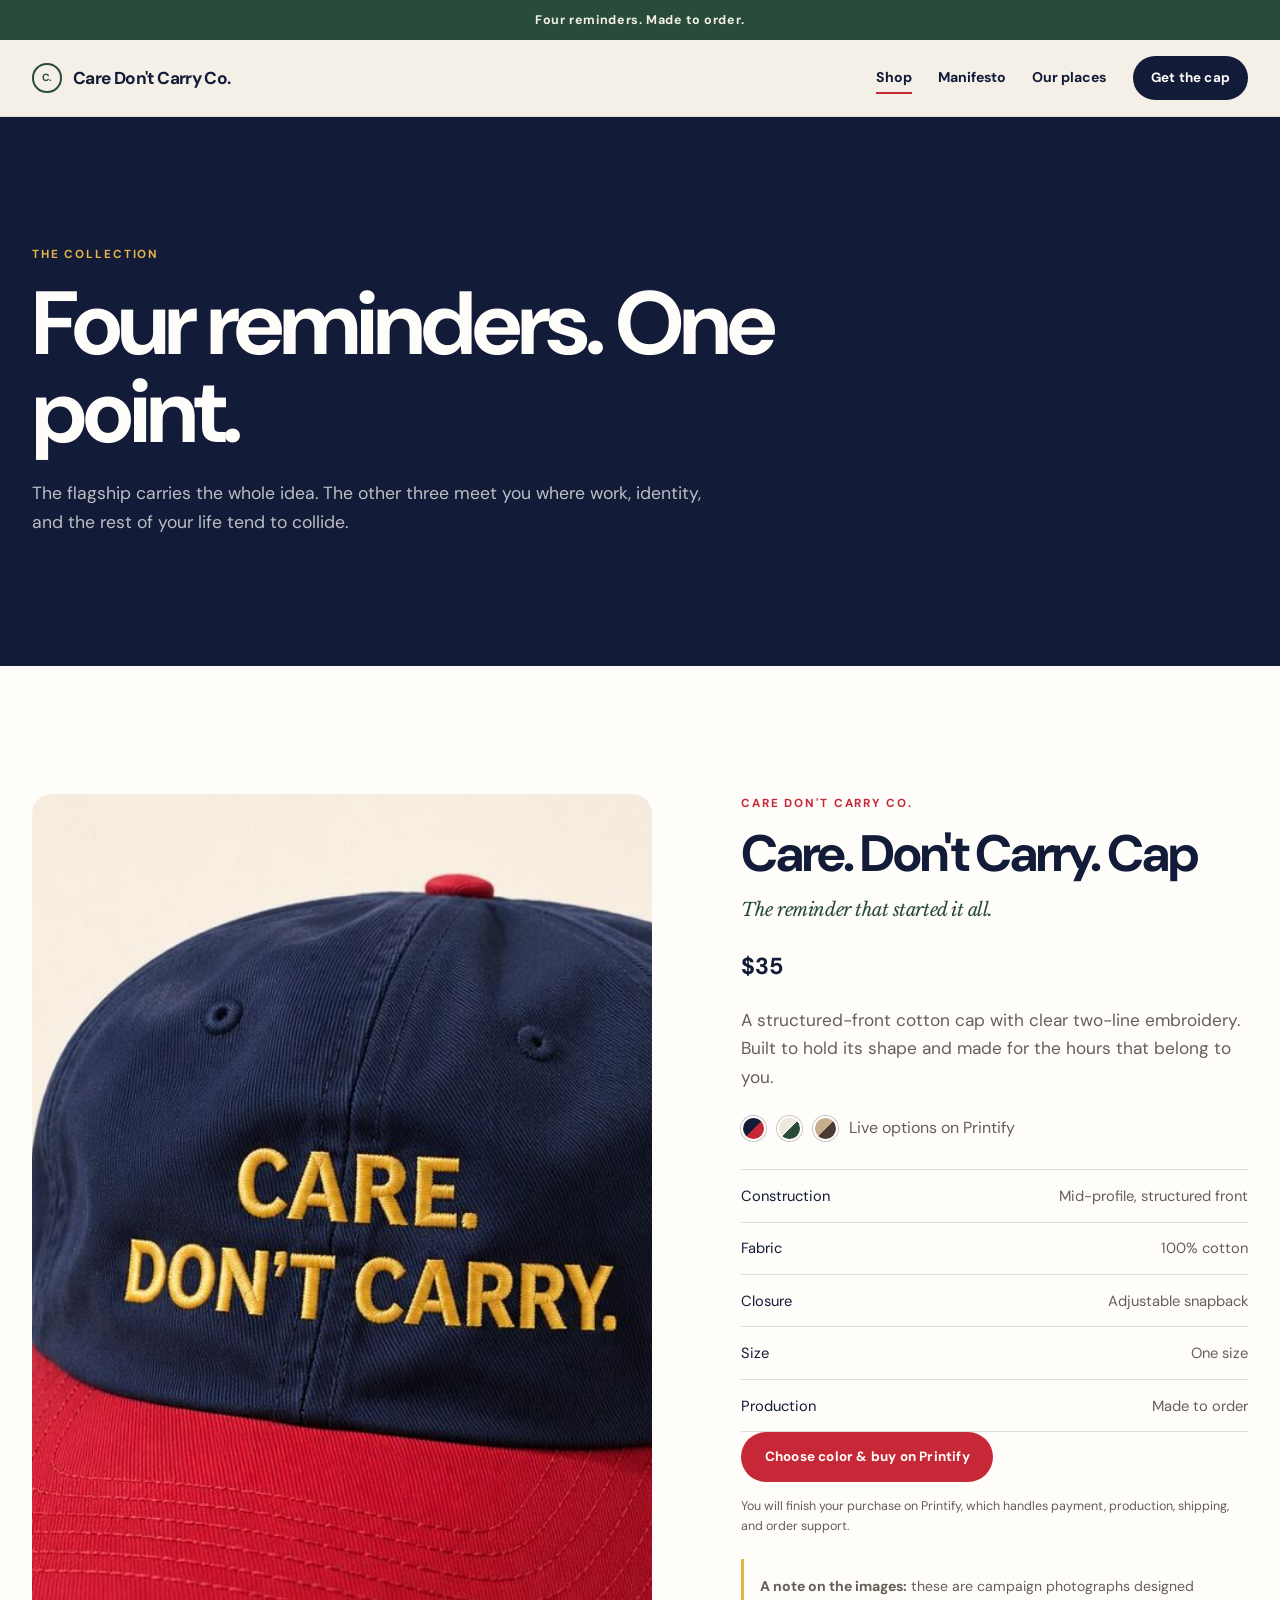
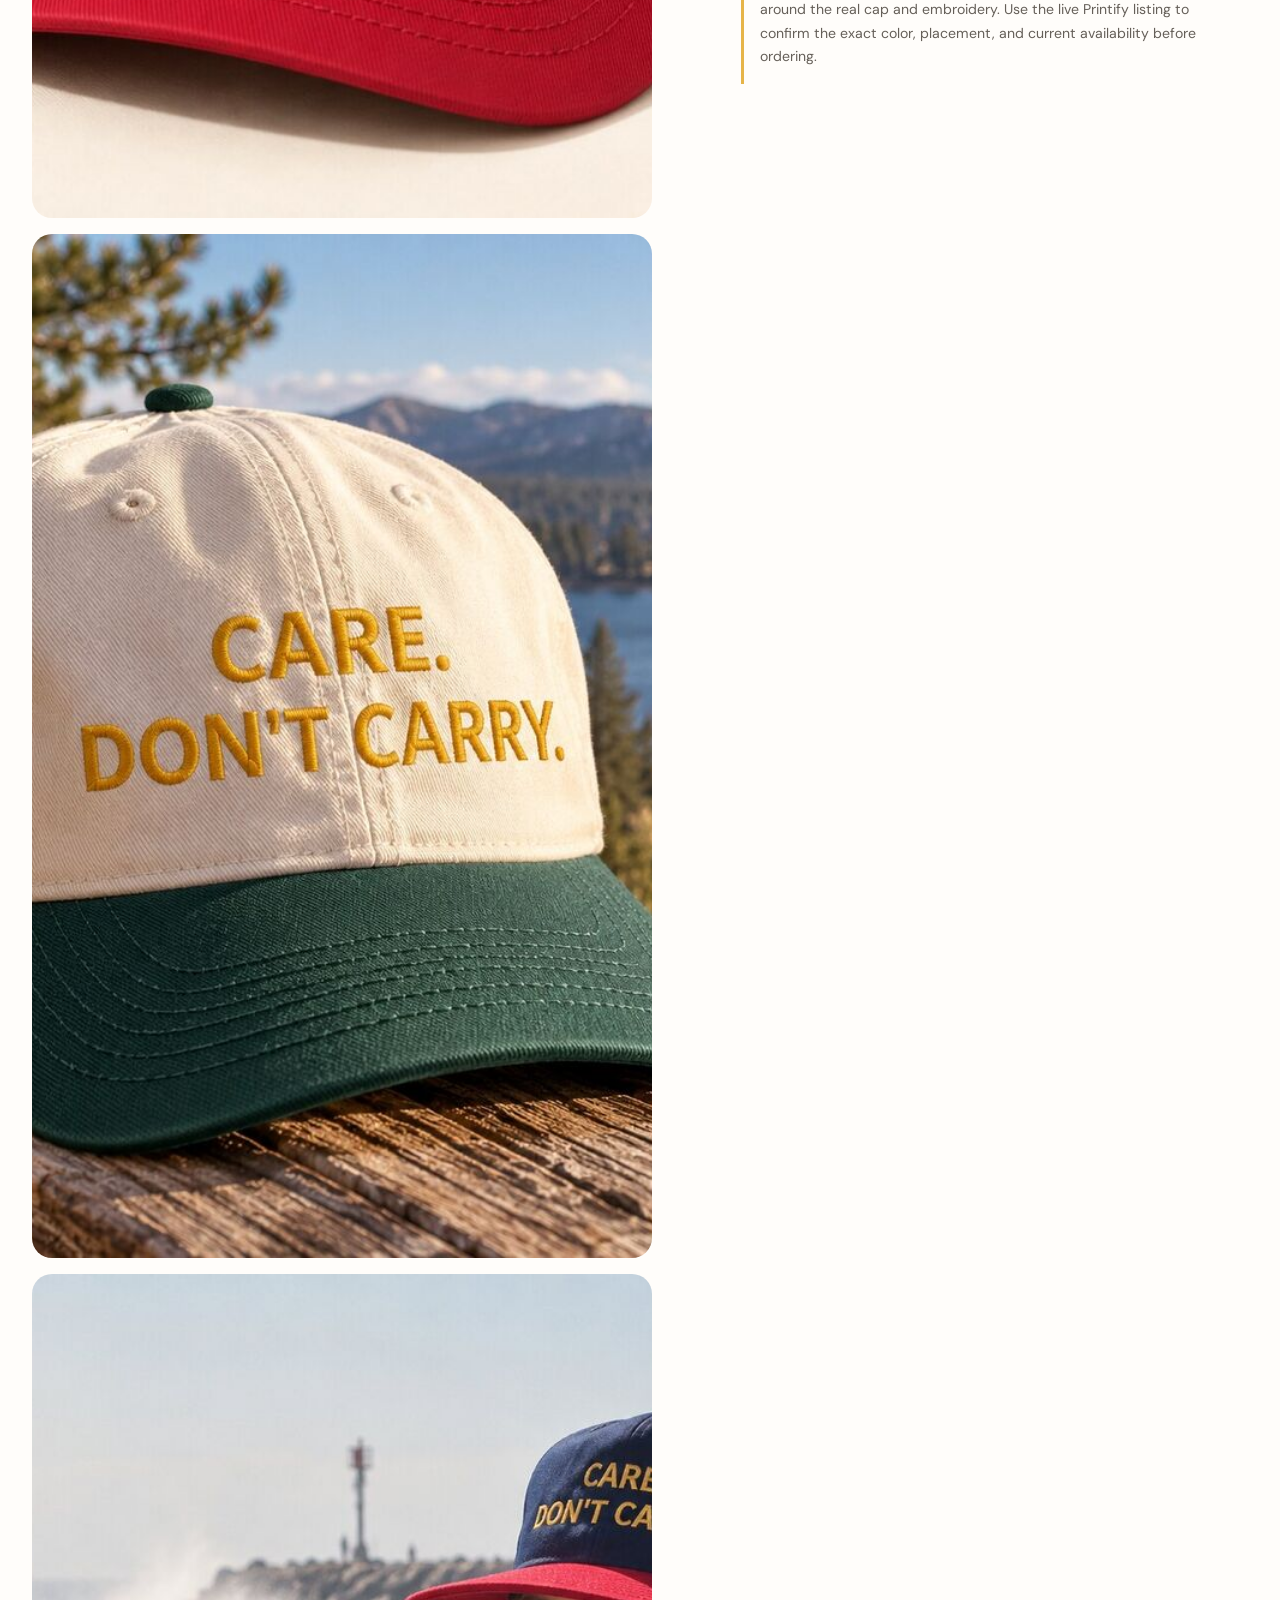
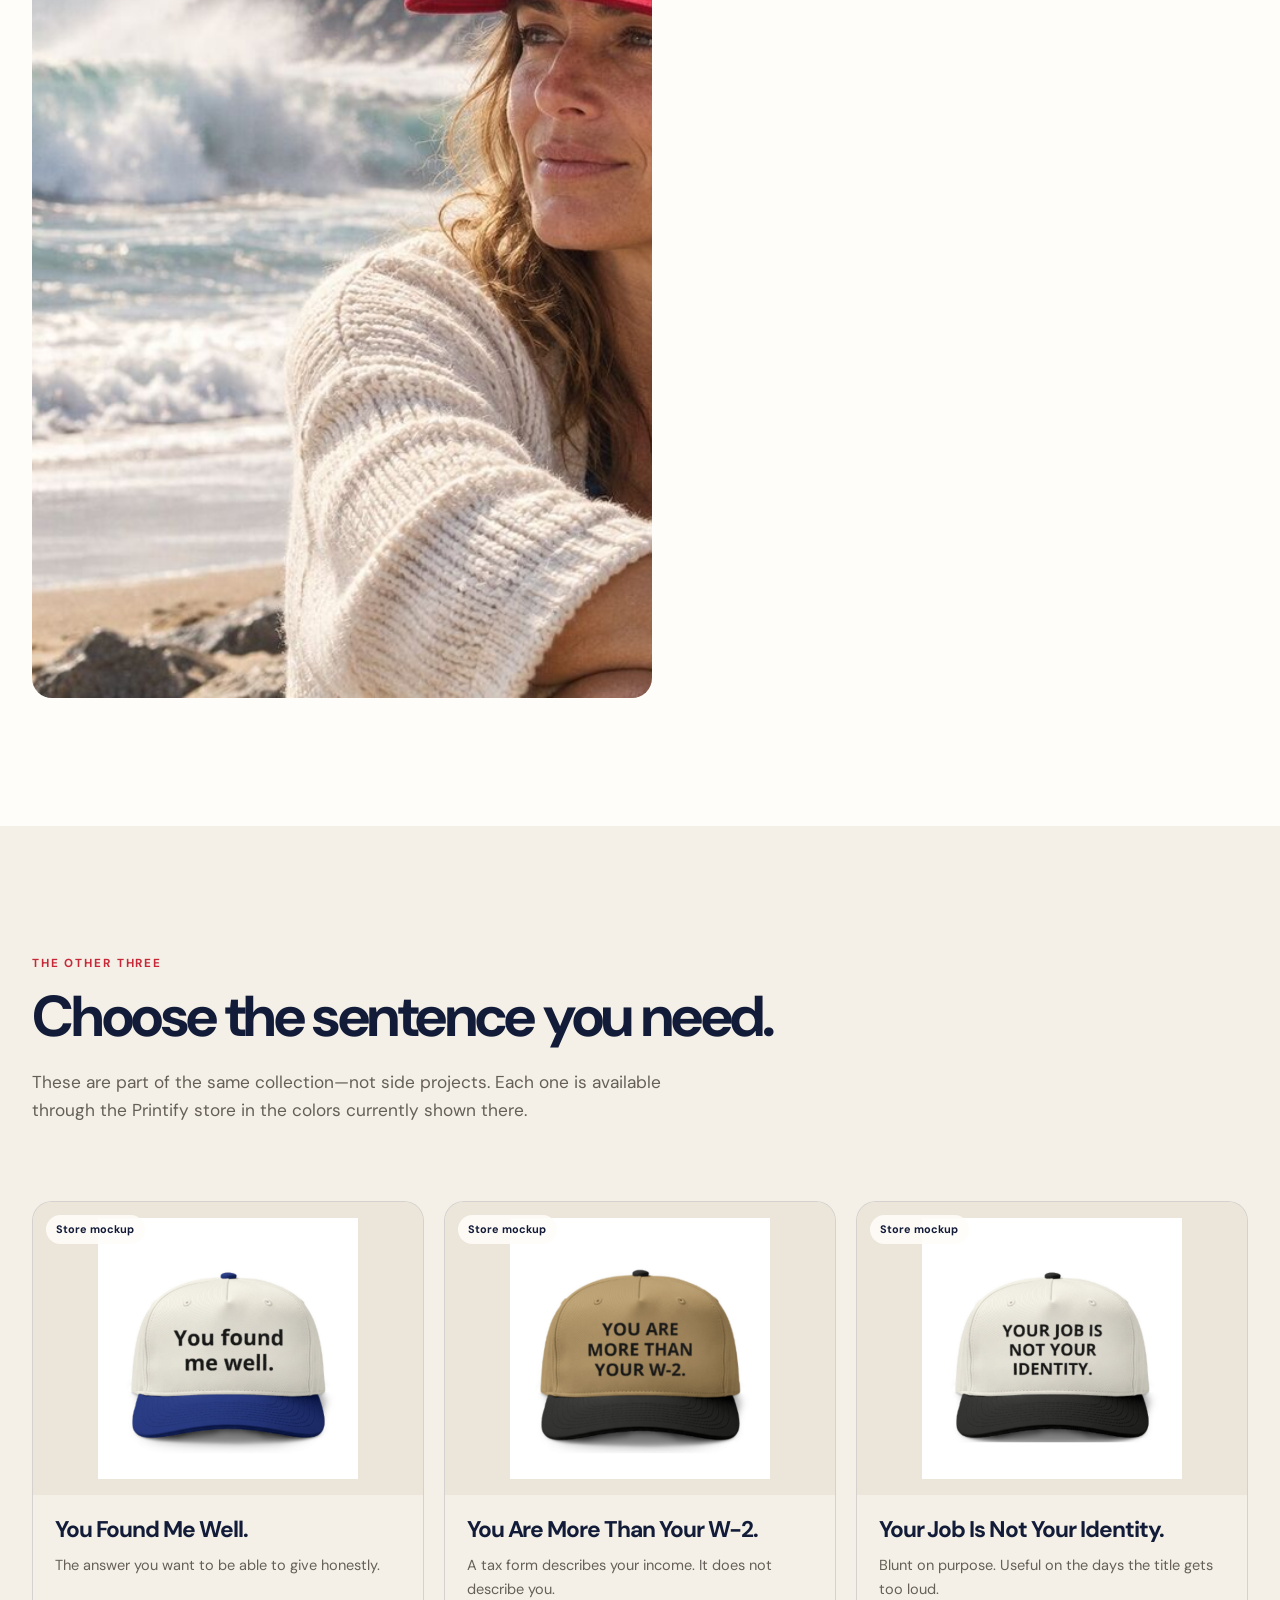
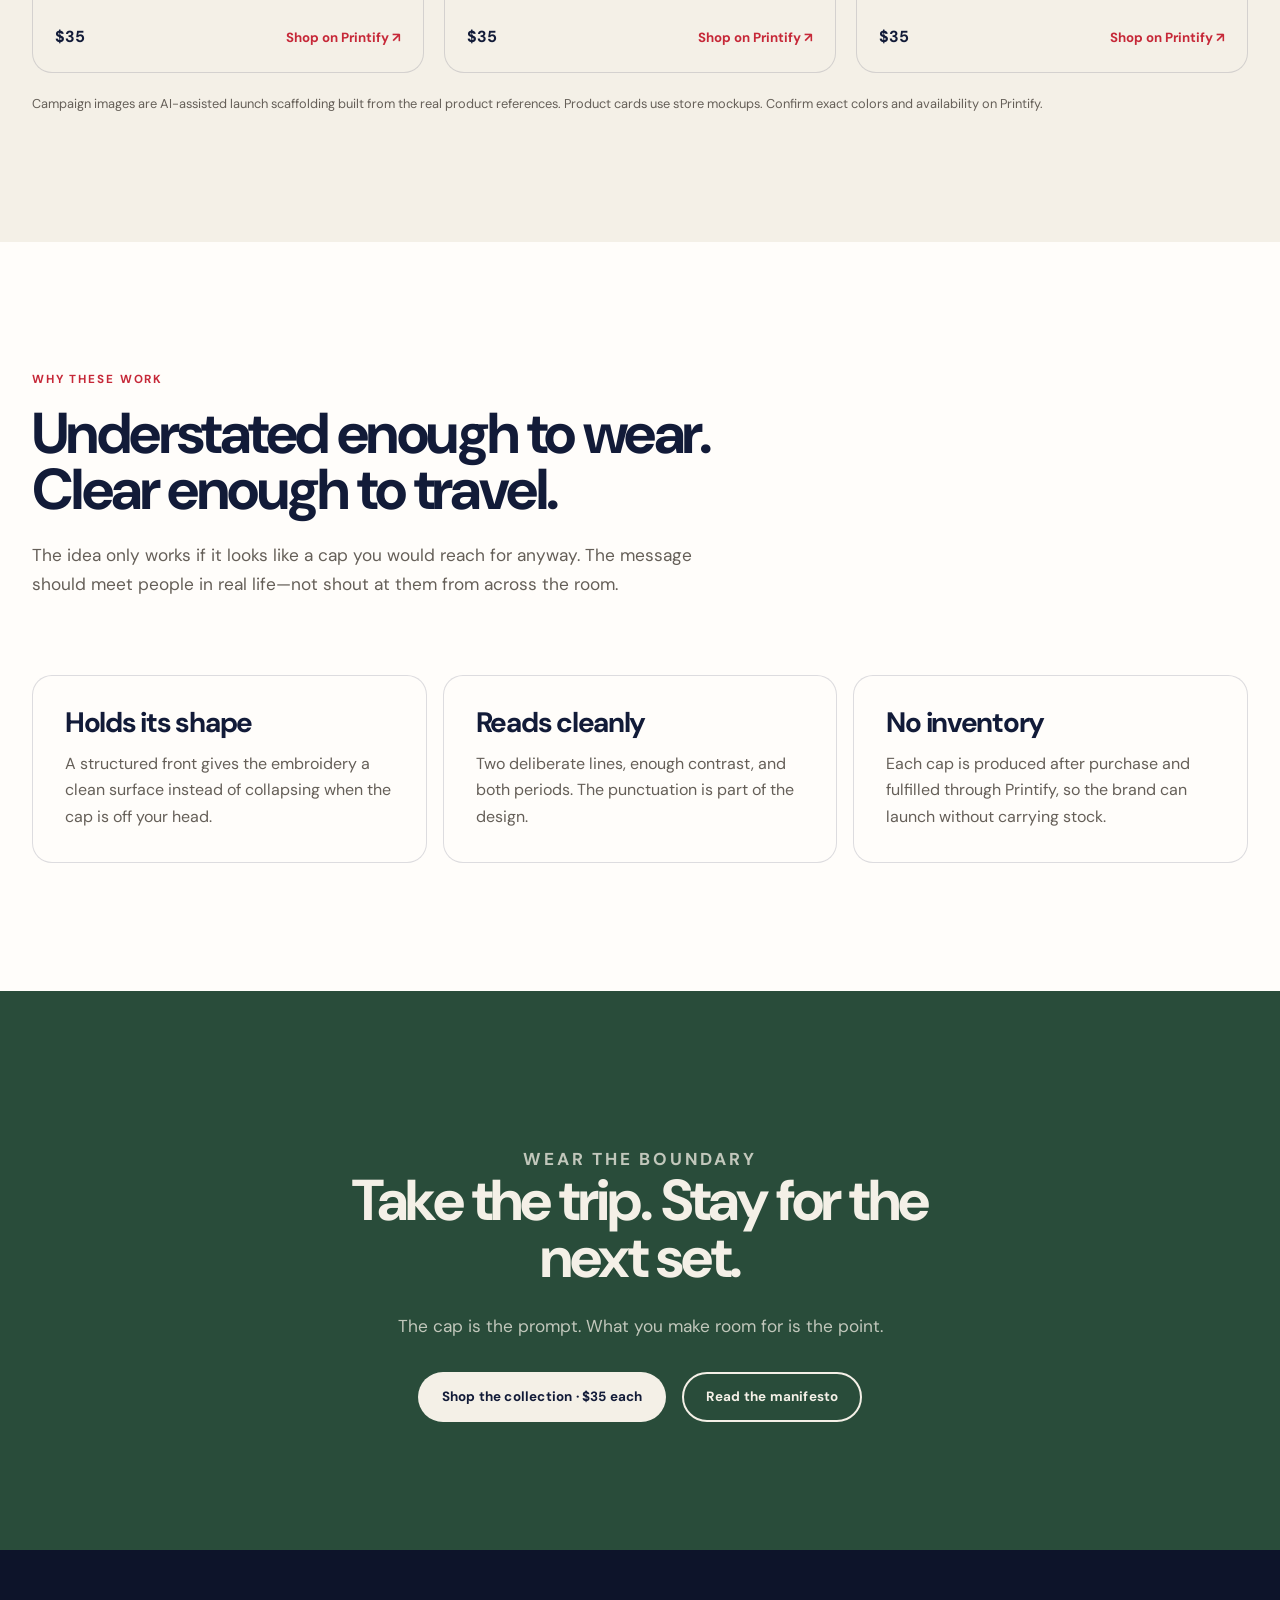
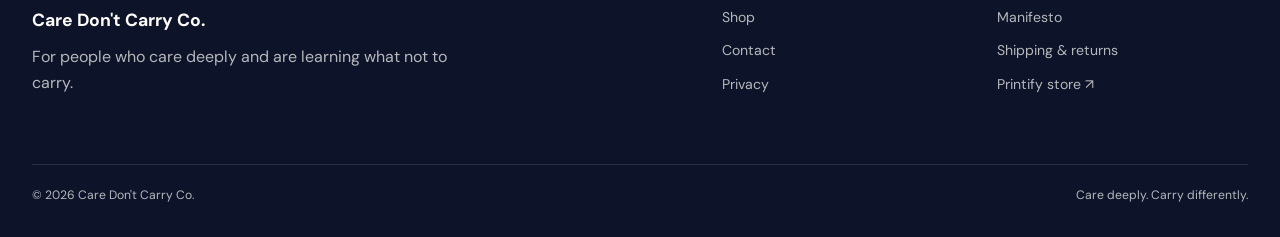
<file: shop/index.html>
<!doctype html>
<html lang="en">
<head>
  <meta charset="utf-8">
  <meta name="viewport" content="width=device-width, initial-scale=1">
  <title>Shop the Collection — Care Don't Carry Co.</title>
  <meta name="description" content="Shop four embroidered Care Don't Carry Co. caps for $35 each, made to order and fulfilled by Printify.">
  <link rel="canonical" href="https://caredontcarryco.com/shop/">
  <meta property="og:title" content="The Care Don't Carry Co. Collection">
  <meta property="og:description" content="Four useful reminders, embroidered clearly. $35 each and made to order.">
  <meta property="og:image" content="https://caredontcarryco.com/navy-red-cap.jpg">
  <meta name="theme-color" content="#121b38">
  <link rel="icon" href="/favicon.svg" type="image/svg+xml">
  <link rel="stylesheet" href="/assets/theme.css">
  <script>document.documentElement.classList.add("js");</script>
  <script defer src="/assets/site-config.js"></script>
  <script defer src="/assets/main.js"></script>
</head>
<body>
  <a class="skip-link" href="#main">Skip to content</a>
  <div class="announcement">Four reminders. Made to order.</div>
  <header class="site-header">
    <div class="container site-header__inner">
      <a class="brand" href="/" aria-label="Care Don't Carry Co. home"><span class="brand__mark" aria-hidden="true">C.</span><span>Care Don't Carry Co.</span></a>
      <nav class="desktop-nav" aria-label="Main navigation">
        <a class="nav-link" href="/shop" aria-current="page">Shop</a>
        <a class="nav-link" href="/manifesto">Manifesto</a>
        <a class="nav-link" href="/#places">Our places</a>
        <a class="button button--navy button--small" data-product-link href="https://care-dont-carry-co.printify.me/product/31799018">Get the cap</a>
      </nav>
      <button class="menu-button" type="button" aria-expanded="false" aria-controls="mobile-navigation" aria-label="Open menu" data-menu-button><span></span><span></span></button>
    </div>
  </header>
  <nav class="mobile-nav" id="mobile-navigation" aria-label="Mobile navigation" data-mobile-nav>
    <div class="container"><a href="/shop">Shop</a><a href="/manifesto">Manifesto</a><a href="/#places">Our places</a><a href="/contact">Contact</a><a class="button button--navy" data-product-link href="https://care-dont-carry-co.printify.me/product/31799018">Get the cap</a></div>
  </nav>

  <main id="main">
    <section class="page-hero">
      <div class="container">
        <p class="eyebrow">The collection</p>
        <h1>Four reminders. One point.</h1>
        <p>The flagship carries the whole idea. The other three meet you where work, identity, and the rest of your life tend to collide.</p>
      </div>
    </section>

    <section class="section section--white">
      <div class="container shop-layout">
        <div class="shop-gallery reveal">
          <figure><img src="/navy-red-cap.jpg" alt="Front view of the navy and red Care. Don't Carry. cap" width="1536" height="1024" fetchpriority="high"></figure>
          <figure><img src="/forest-cap-big-bear.jpg" alt="Natural and forest Care. Don't Carry. cap overlooking Big Bear Lake" width="1536" height="1024" loading="lazy"></figure>
          <figure><img src="/the-wedge-campaign.jpg" alt="Care. Don't Carry. cap worn at the Wedge in Newport Beach" width="1536" height="1024" loading="lazy"></figure>
        </div>
        <aside class="shop-summary reveal" aria-labelledby="product-title">
          <p class="eyebrow">Care Don't Carry Co.</p>
          <h2 id="product-title">Care. Don't Carry. Cap</h2>
          <p class="editorial">The reminder that started it all.</p>
          <p class="product-copy__price">$35</p>
          <p class="product-copy__lede">A structured-front cotton cap with clear two-line embroidery. Built to hold its shape and made for the hours that belong to you.</p>
          <div class="product-colors" aria-label="Examples of available color directions">
            <span class="swatch swatch--navy" title="Navy and red"></span>
            <span class="swatch swatch--forest" title="Natural and forest"></span>
            <span class="swatch swatch--neutral" title="Neutral colorway"></span>
            <span class="muted">Live options on Printify</span>
          </div>
          <ul class="product-meta">
            <li><span>Construction</span><span>Mid-profile, structured front</span></li>
            <li><span>Fabric</span><span>100% cotton</span></li>
            <li><span>Closure</span><span>Adjustable snapback</span></li>
            <li><span>Size</span><span>One size</span></li>
            <li><span>Production</span><span>Made to order</span></li>
          </ul>
          <a class="button button--primary" data-product-link href="https://care-dont-carry-co.printify.me/product/31799018">Choose color &amp; buy on Printify</a>
          <p class="fine-print">You will finish your purchase on Printify, which handles payment, production, shipping, and order support.</p>
          <div class="product-notice"><strong>A note on the images:</strong> these are campaign photographs designed around the real cap and embroidery. Use the live Printify listing to confirm the exact color, placement, and current availability before ordering.</div>
        </aside>
      </div>
    </section>

    <section class="section" id="collection">
      <div class="container">
        <div class="section-heading reveal">
          <p class="eyebrow">The other three</p>
          <h2>Choose the sentence you need.</h2>
          <p>These are part of the same collection—not side projects. Each one is available through the Printify store in the colors currently shown there.</p>
        </div>
        <div class="collection-grid reveal">
          <a class="product-card" href="https://care-dont-carry-co.printify.me/product/32033271" aria-label="Shop the You Found Me Well cap on Printify">
            <div class="product-card__image product-card__image--contain"><span class="product-card__tag">Store mockup</span><img src="/images/b036f62c-3a15-41d4-ae04-756b3c95efc9.png" alt="Cream and blue cap embroidered with You Found Me Well" width="1000" height="1000" loading="lazy"></div>
            <div class="product-card__body"><h3>You Found Me Well.</h3><p>The answer you want to be able to give honestly.</p><div class="product-card__footer"><span class="product-card__price">$35</span><span class="product-card__link">Shop on Printify ↗</span></div></div>
          </a>
          <a class="product-card" href="https://care-dont-carry-co.printify.me/product/32017401" aria-label="Shop the You Are More Than Your W-2 cap on Printify">
            <div class="product-card__image product-card__image--contain"><span class="product-card__tag">Store mockup</span><img src="/images/16562ae1-1015-48be-bf3c-297dbf3a7f6d.png" alt="Camel and black cap embroidered with You Are More Than Your W-2" width="1000" height="1000" loading="lazy"></div>
            <div class="product-card__body"><h3>You Are More Than Your W-2.</h3><p>A tax form describes your income. It does not describe you.</p><div class="product-card__footer"><span class="product-card__price">$35</span><span class="product-card__link">Shop on Printify ↗</span></div></div>
          </a>
          <a class="product-card" href="https://care-dont-carry-co.printify.me/product/32017384" aria-label="Shop the Your Job Is Not Your Identity cap on Printify">
            <div class="product-card__image product-card__image--contain"><span class="product-card__tag">Store mockup</span><img src="/images/49578615-9459-4460-a888-56c2a78aeb40.png" alt="Cream and black cap embroidered with Your Job Is Not Your Identity" width="1000" height="1000" loading="lazy"></div>
            <div class="product-card__body"><h3>Your Job Is Not Your Identity.</h3><p>Blunt on purpose. Useful on the days the title gets too loud.</p><div class="product-card__footer"><span class="product-card__price">$35</span><span class="product-card__link">Shop on Printify ↗</span></div></div>
          </a>
        </div>
        <p class="collection-note">Campaign images are AI-assisted launch scaffolding built from the real product references. Product cards use store mockups. Confirm exact colors and availability on Printify.</p>
      </div>
    </section>

    <section class="section section--white">
      <div class="container">
        <div class="section-heading reveal">
          <p class="eyebrow">Why these work</p>
          <h2>Understated enough to wear. Clear enough to travel.</h2>
          <p>The idea only works if it looks like a cap you would reach for anyway. The message should meet people in real life—not shout at them from across the room.</p>
        </div>
        <div class="details-grid reveal">
          <article class="detail-card"><h3>Holds its shape</h3><p>A structured front gives the embroidery a clean surface instead of collapsing when the cap is off your head.</p></article>
          <article class="detail-card"><h3>Reads cleanly</h3><p>Two deliberate lines, enough contrast, and both periods. The punctuation is part of the design.</p></article>
          <article class="detail-card"><h3>No inventory</h3><p>Each cap is produced after purchase and fulfilled through Printify, so the brand can launch without carrying stock.</p></article>
        </div>
      </div>
    </section>

    <section class="section section--forest">
      <div class="container statement reveal">
        <p class="eyebrow">Wear the boundary</p>
        <h2>Take the trip. Stay for the next set.</h2>
        <p>The cap is the prompt. What you make room for is the point.</p>
        <div class="hero__actions" style="justify-content:center">
          <a class="button button--cream" href="#collection">Shop the collection · $35 each</a>
          <a class="button button--outline" href="/manifesto">Read the manifesto</a>
        </div>
      </div>
    </section>
  </main>

  <footer class="site-footer">
    <div class="container site-footer__top">
      <div class="site-footer__brand"><strong>Care Don't Carry Co.</strong><p>For people who care deeply and are learning what not to carry.</p><div class="social-links"><a data-social="instagram" hidden>Instagram</a><a data-social="facebook" hidden>Facebook</a><a data-social="tiktok" hidden>TikTok</a></div></div>
      <nav class="site-footer__links" aria-label="Footer navigation"><a href="/shop">Shop</a><a href="/manifesto">Manifesto</a><a href="/contact">Contact</a><a href="/shipping-returns">Shipping &amp; returns</a><a href="/privacy">Privacy</a><a data-store-link href="https://care-dont-carry-co.printify.me/">Printify store ↗</a></nav>
    </div>
    <div class="container site-footer__bottom"><span>© <span data-year>2026</span> Care Don't Carry Co.</span><span>Care deeply. Carry differently.</span></div>
  </footer>
</body>
</html>
</file>
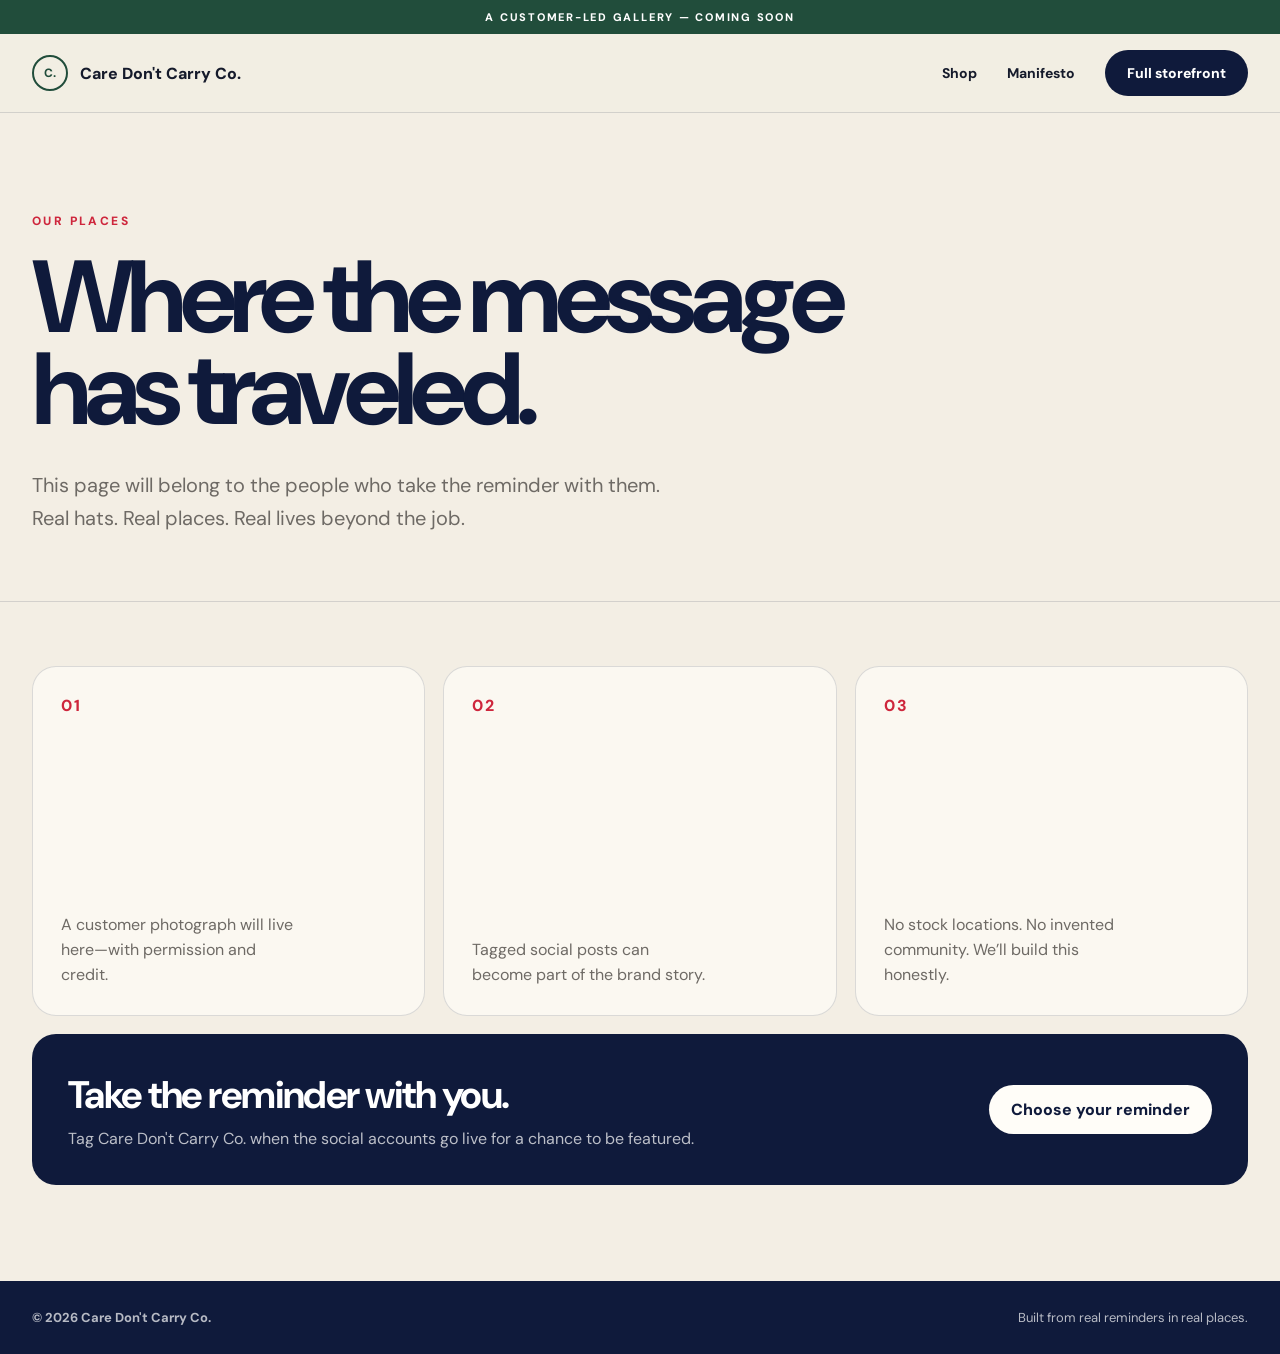
<file: index (2).html>
<!doctype html>
<html lang="en">
<head>
  <meta charset="utf-8">
  <meta name="viewport" content="width=device-width, initial-scale=1">
  <title>Our Places — Care Don't Carry Co.</title>
  <meta name="description" content="Where Care Don't Carry reminders have traveled, told through real customer photographs.">
  <link rel="preconnect" href="https://fonts.googleapis.com">
  <link rel="preconnect" href="https://fonts.gstatic.com" crossorigin>
  <link href="https://fonts.googleapis.com/css2?family=DM+Sans:wght@400;500;600;700;800&family=Libre+Baskerville:ital@1&display=swap" rel="stylesheet">
  <style>
    :root {
      --cream: #f3eee4;
      --paper: #fffdf8;
      --navy: #0f1a3b;
      --forest: #214d3b;
      --red: #ce263c;
      --ink: #151a2b;
      --muted: #6e6a65;
      --line: rgba(15,26,59,.14);
    }
    * { box-sizing: border-box; }
    body { margin: 0; color: var(--ink); background: var(--cream); font-family: "DM Sans", sans-serif; }
    a { color: inherit; text-decoration: none; }
    .wrap { width: min(1240px, calc(100% - 64px)); margin: 0 auto; }
    .announcement { padding: 10px 20px; color: white; background: var(--forest); text-align: center; font-size: 11px; font-weight: 800; letter-spacing: .16em; text-transform: uppercase; }
    header { border-bottom: 1px solid var(--line); background: rgba(243,238,228,.94); }
    .nav { min-height: 78px; display: flex; align-items: center; justify-content: space-between; gap: 24px; }
    .brand { display: flex; align-items: center; gap: 12px; font-weight: 800; }
    .brand-mark { width: 36px; height: 36px; display: grid; place-items: center; border: 2px solid var(--forest); border-radius: 50%; color: var(--forest); font-size: 12px; }
    .nav-links { display: flex; align-items: center; gap: 30px; font-size: 14px; font-weight: 700; }
    .button { display: inline-flex; align-items: center; justify-content: center; padding: 14px 22px; border-radius: 999px; font-weight: 800; }
    .button-dark { color: white; background: var(--navy); }
    main { min-height: calc(100vh - 148px); }
    .intro { padding: 100px 0 66px; border-bottom: 1px solid var(--line); }
    .eyebrow { margin: 0 0 22px; color: var(--red); font-size: 12px; font-weight: 800; letter-spacing: .2em; text-transform: uppercase; }
    h1 { max-width: 890px; margin: 0; color: var(--navy); font-size: clamp(58px, 8vw, 116px); line-height: .9; letter-spacing: -.065em; }
    .lede { max-width: 650px; margin: 34px 0 0; color: var(--muted); font-size: 20px; line-height: 1.65; }
    .gallery-shell { padding: 64px 0 96px; }
    .empty-grid { display: grid; grid-template-columns: repeat(3, 1fr); gap: 18px; }
    .empty-frame { min-height: 350px; padding: 28px; display: flex; flex-direction: column; justify-content: space-between; border: 1px solid var(--line); border-radius: 24px; background: rgba(255,253,248,.66); }
    .empty-frame span { color: var(--red); font-weight: 800; letter-spacing: .12em; }
    .empty-frame p { max-width: 240px; margin: 0; color: var(--muted); line-height: 1.55; }
    .invitation { margin-top: 18px; padding: 36px; display: flex; align-items: center; justify-content: space-between; gap: 30px; border-radius: 24px; color: white; background: var(--navy); }
    .invitation h2 { margin: 0 0 8px; font-size: clamp(28px, 3vw, 44px); letter-spacing: -.04em; }
    .invitation p { margin: 0; color: rgba(255,255,255,.72); }
    .button-light { flex: 0 0 auto; color: var(--navy); background: var(--paper); }
    footer { padding: 28px 0; color: rgba(255,255,255,.7); background: var(--navy); font-size: 13px; }
    .footer-row { display: flex; justify-content: space-between; gap: 24px; }
    @media (max-width: 760px) {
      .wrap { width: min(100% - 32px, 1240px); }
      .nav { min-height: 70px; }
      .nav-links a:not(.button) { display: none; }
      .intro { padding: 72px 0 48px; }
      .lede { font-size: 17px; }
      .empty-grid { grid-template-columns: 1fr; }
      .empty-frame { min-height: 230px; }
      .invitation, .footer-row { align-items: flex-start; flex-direction: column; }
    }
  </style>
</head>
<body>
  <div class="announcement">A customer-led gallery — coming soon</div>
  <header>
    <div class="wrap nav">
      <a class="brand" href="/" aria-label="Care Don't Carry Co. home">
        <span class="brand-mark" aria-hidden="true">C.</span>
        <span>Care Don't Carry Co.</span>
      </a>
      <nav class="nav-links" aria-label="Main navigation">
        <a href="/#collection">Shop</a>
        <a href="/manifesto/">Manifesto</a>
        <a class="button button-dark" href="https://care-dont-carry-co.printify.me/" target="_blank" rel="noopener">Full storefront</a>
      </nav>
    </div>
  </header>

  <main>
    <section class="intro">
      <div class="wrap">
        <p class="eyebrow">Our Places</p>
        <h1>Where the message has traveled.</h1>
        <p class="lede">This page will belong to the people who take the reminder with them. Real hats. Real places. Real lives beyond the job.</p>
      </div>
    </section>

    <section class="gallery-shell" aria-label="Future customer photo gallery">
      <div class="wrap">
        <div class="empty-grid">
          <article class="empty-frame"><span>01</span><p>A customer photograph will live here—with permission and credit.</p></article>
          <article class="empty-frame"><span>02</span><p>Tagged social posts can become part of the brand story.</p></article>
          <article class="empty-frame"><span>03</span><p>No stock locations. No invented community. We’ll build this honestly.</p></article>
        </div>
        <div class="invitation">
          <div>
            <h2>Take the reminder with you.</h2>
            <p>Tag Care Don't Carry Co. when the social accounts go live for a chance to be featured.</p>
          </div>
          <a class="button button-light" href="/#collection">Choose your reminder</a>
        </div>
      </div>
    </section>
  </main>

  <footer>
    <div class="wrap footer-row">
      <strong>© 2026 Care Don't Carry Co.</strong>
      <span>Built from real reminders in real places.</span>
    </div>
  </footer>
</body>
</html>
</file>
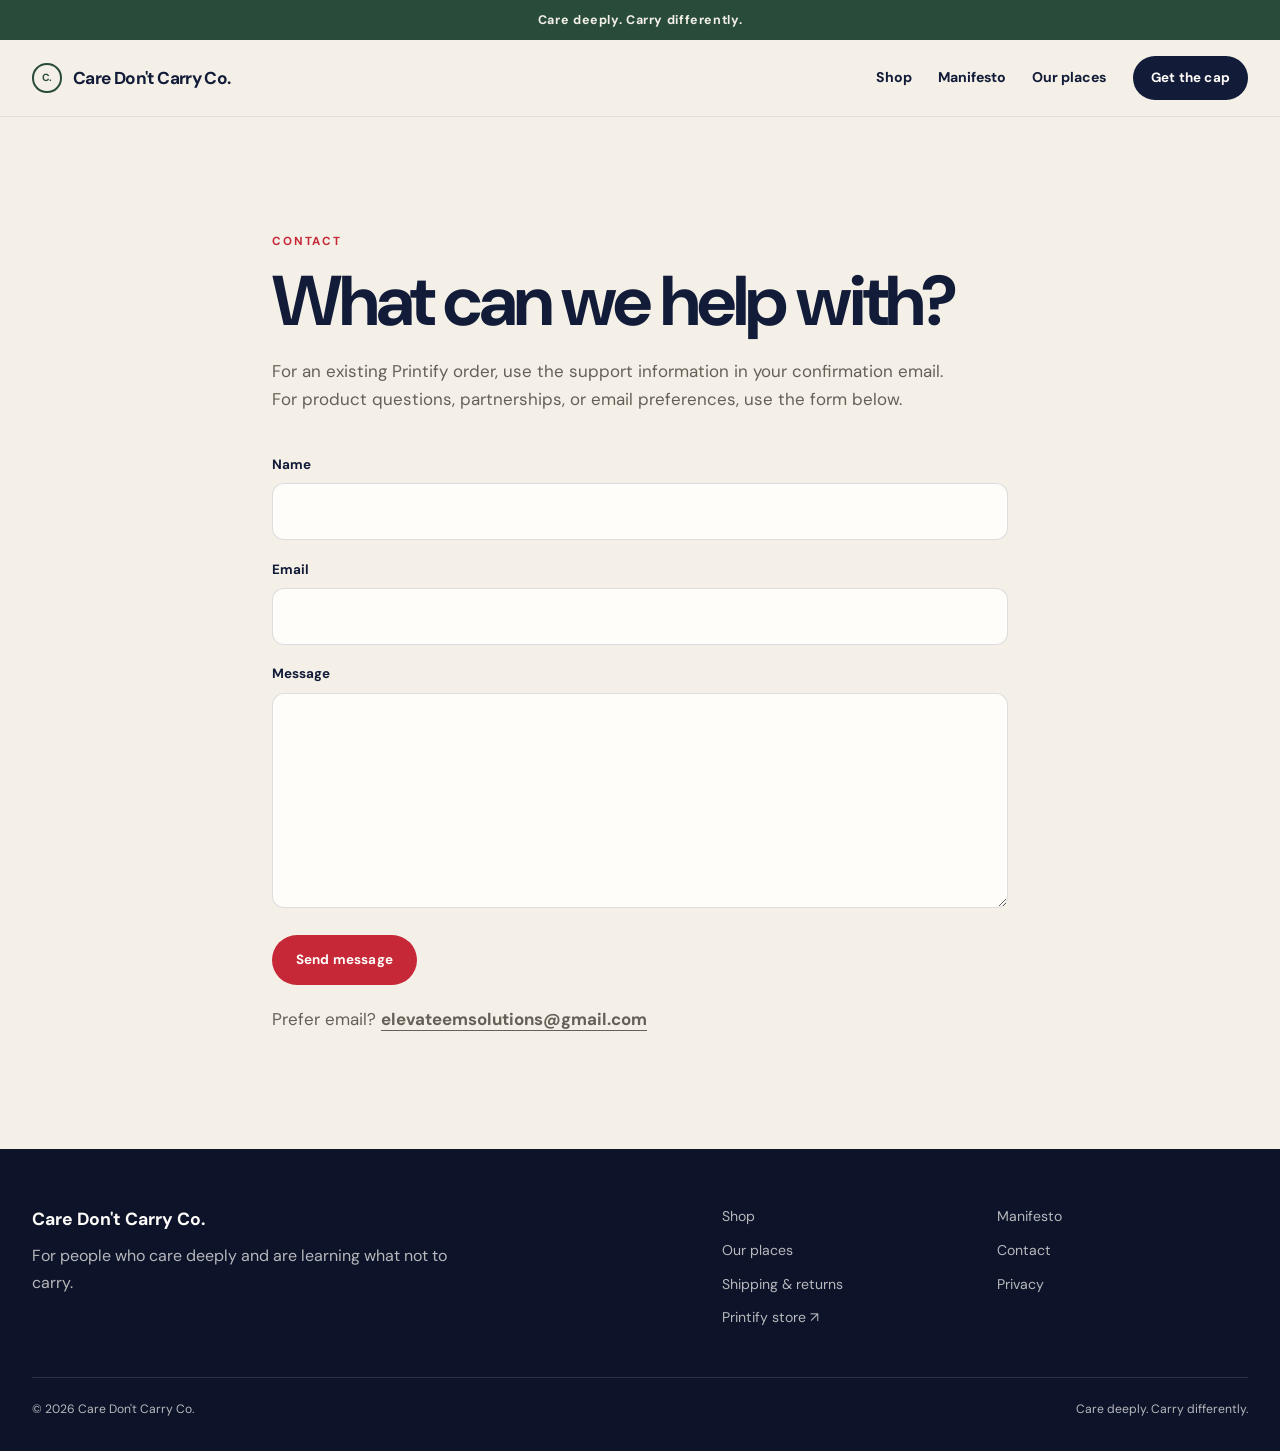
<file: index (3).html>
<!doctype html>
<html lang="en">
<head>
  <meta charset="utf-8">
  <meta name="viewport" content="width=device-width, initial-scale=1">
  <title>Contact — Care Don't Carry Co.</title>
  <meta name="description" content="Contact Care Don't Carry Co. about products, orders, partnerships, or shop updates.">
  <link rel="canonical" href="https://caredontcarryco.com/contact/">
  <meta name="theme-color" content="#121b38">
  <link rel="icon" href="/favicon.svg" type="image/svg+xml">
  <link rel="stylesheet" href="/assets/theme.css">
  <script>document.documentElement.classList.add("js");</script>
  <script defer src="/assets/site-config.js"></script>
  <script defer src="/assets/main.js"></script>
</head>
<body>
  <a class="skip-link" href="#main">Skip to content</a>
  <div class="announcement">Care deeply. Carry differently.</div>
  <header class="site-header">
    <div class="container site-header__inner">
      <a class="brand" href="/" aria-label="Care Don't Carry Co. home"><span class="brand__mark" aria-hidden="true">C.</span><span>Care Don't Carry Co.</span></a>
      <nav class="desktop-nav" aria-label="Main navigation"><a class="nav-link" href="/shop/">Shop</a><a class="nav-link" href="/manifesto/">Manifesto</a><a class="nav-link" href="/our-places/">Our places</a><a class="button button--navy button--small" data-product-link href="https://care-dont-carry-co.printify.me/product/31799018">Get the cap</a></nav>
      <button class="menu-button" type="button" aria-expanded="false" aria-controls="mobile-navigation" aria-label="Open menu" data-menu-button><span></span><span></span></button>
    </div>
  </header>
  <nav class="mobile-nav" id="mobile-navigation" aria-label="Mobile navigation" data-mobile-nav><div class="container"><a href="/shop/">Shop</a><a href="/manifesto/">Manifesto</a><a href="/our-places/">Our places</a><a href="/contact/">Contact</a><a class="button button--navy" data-product-link href="https://care-dont-carry-co.printify.me/product/31799018">Get the cap</a></div></nav>

  <main class="utility-main" id="main">
    <div class="narrow">
      <p class="eyebrow">Contact</p>
      <h1>What can we help with?</h1>
      <p class="utility-intro">For an existing Printify order, use the support information in your confirmation email. For product questions, partnerships, or email preferences, use the form below.</p>
      <p class="form-success" data-contact-success hidden>Your message was sent. We’ll be in touch.</p>
      <form class="form-grid" name="contact" method="POST" data-netlify="true" netlify-honeypot="bot-field" action="/contact/?sent=true">
        <input type="hidden" name="form-name" value="contact">
        <p hidden><label>Do not fill this out: <input name="bot-field"></label></p>
        <div class="field"><label for="name">Name</label><input id="name" name="name" type="text" autocomplete="name" required></div>
        <div class="field"><label for="contact-email">Email</label><input id="contact-email" name="email" type="email" autocomplete="email" required></div>
        <div class="field"><label for="message">Message</label><textarea id="message" name="message" rows="7" required></textarea></div>
        <div><button class="button button--primary" type="submit">Send message</button></div>
      </form>
      <p class="utility-intro">Prefer email? <a class="text-link" href="mailto:elevateemsolutions@gmail.com?subject=Care%20Don't%20Carry%20Co.">elevateemsolutions@gmail.com</a></p>
    </div>
  </main>

  <footer class="site-footer">
    <div class="container site-footer__top"><div class="site-footer__brand"><strong>Care Don't Carry Co.</strong><p>For people who care deeply and are learning what not to carry.</p></div><nav class="site-footer__links" aria-label="Footer navigation"><a href="/shop/">Shop</a><a href="/manifesto/">Manifesto</a><a href="/our-places/">Our places</a><a href="/contact/">Contact</a><a href="/shipping-returns/">Shipping &amp; returns</a><a href="/privacy/">Privacy</a><a data-store-link href="https://care-dont-carry-co.printify.me/">Printify store ↗</a></nav></div>
    <div class="container site-footer__bottom"><span>© <span data-year>2026</span> Care Don't Carry Co.</span><span>Care deeply. Carry differently.</span></div>
  </footer>
</body>
</html>
</file>
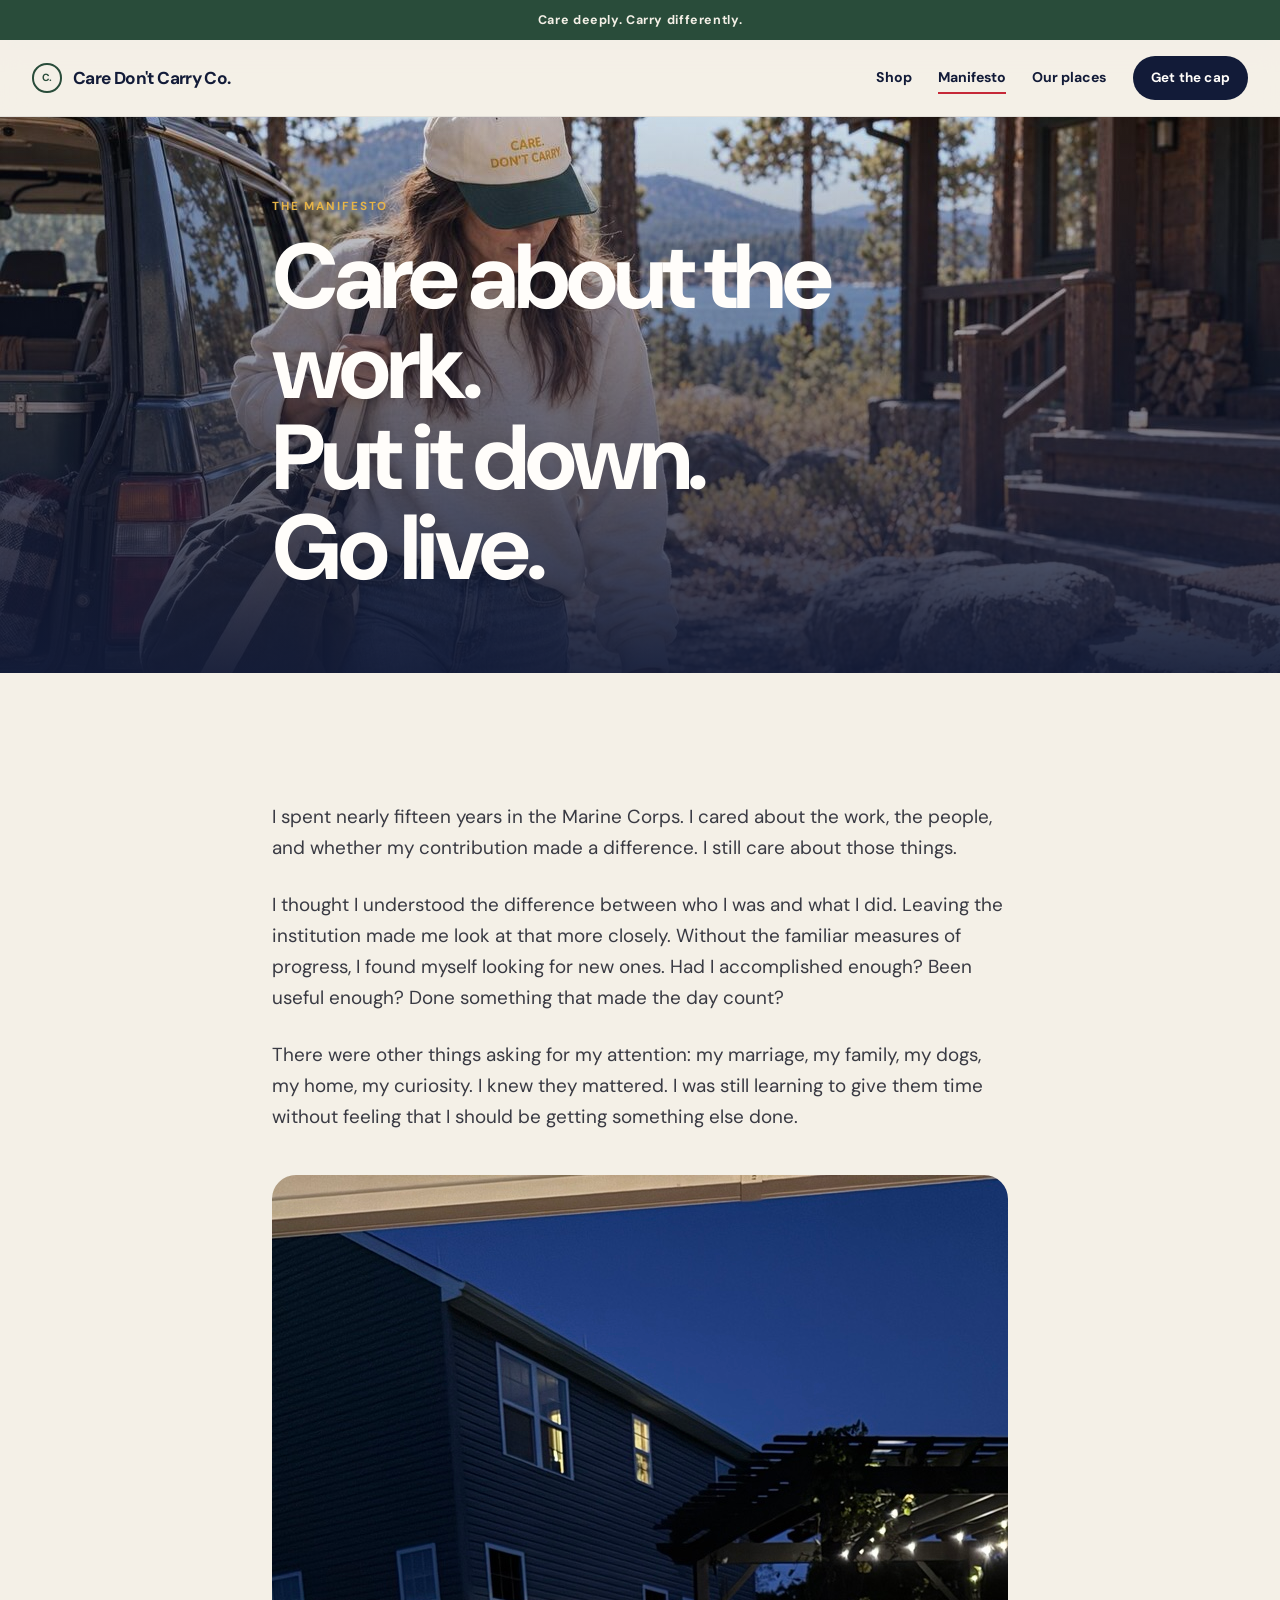
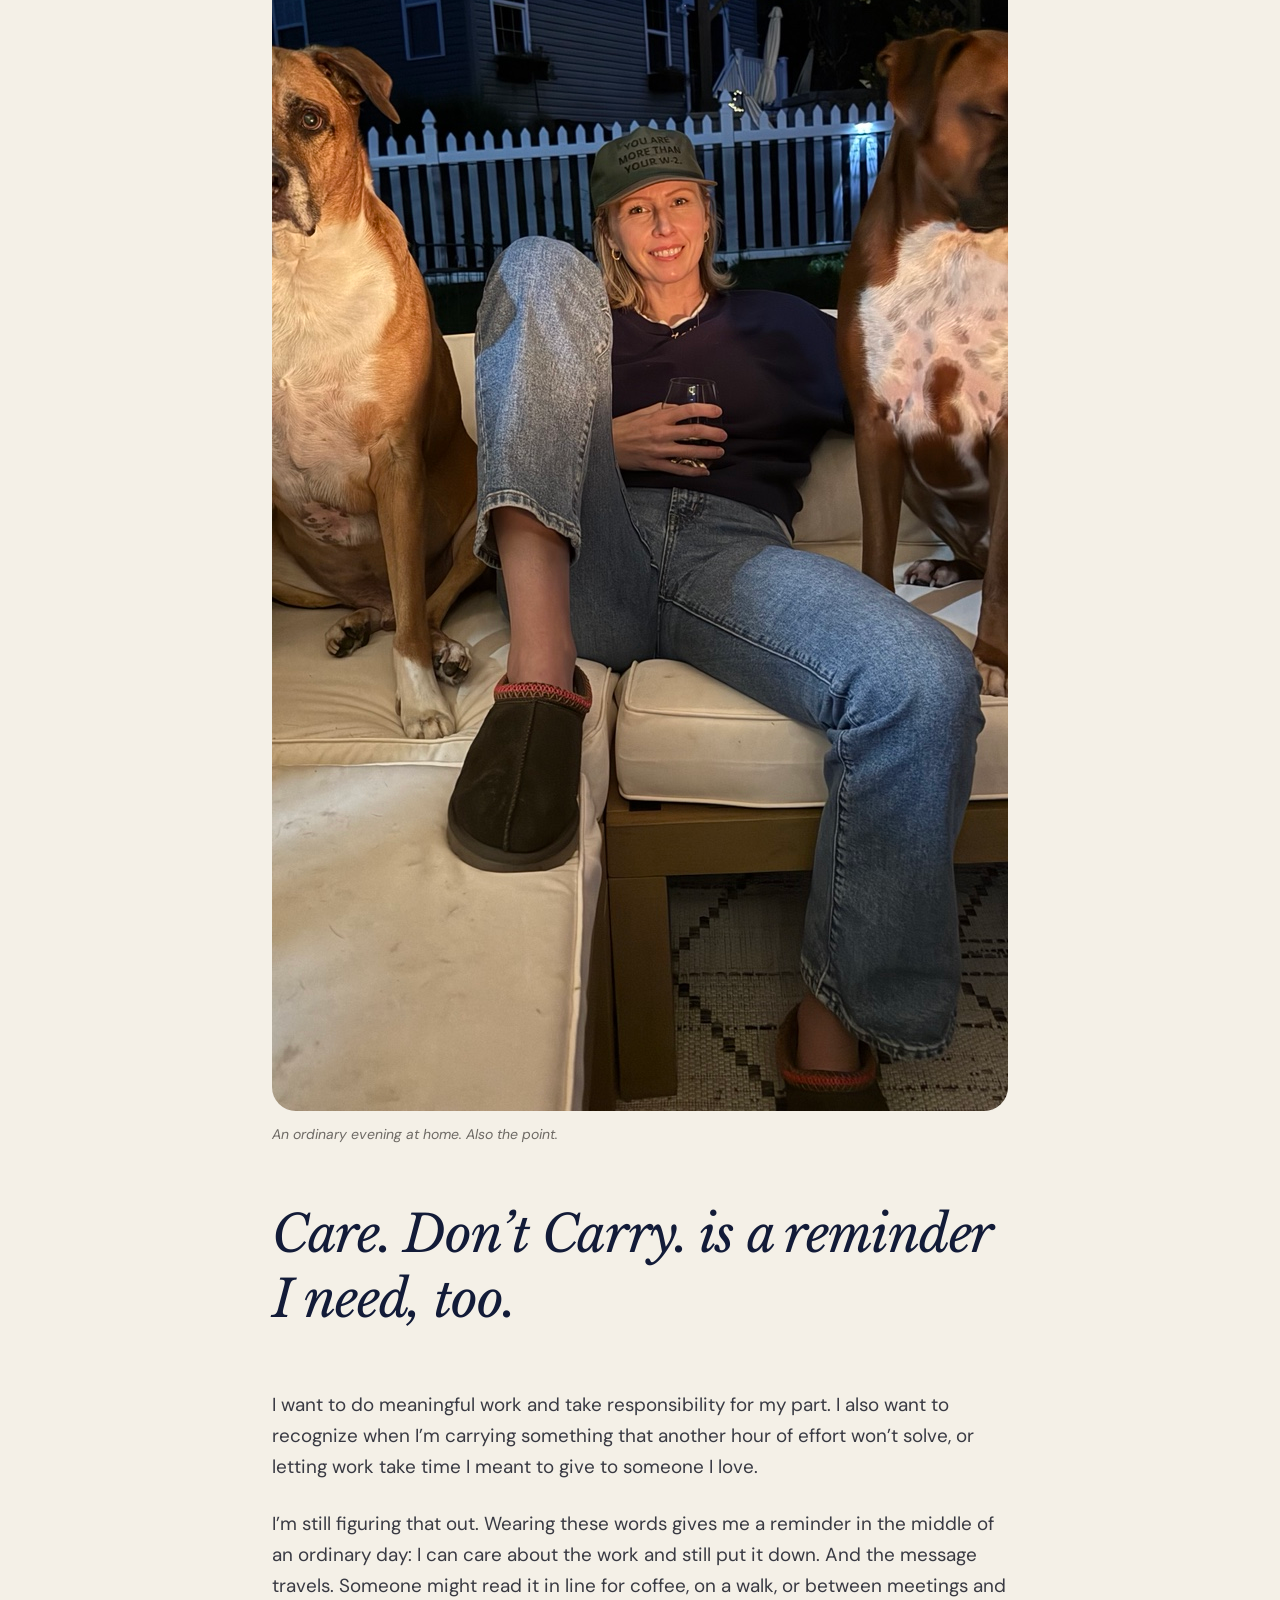
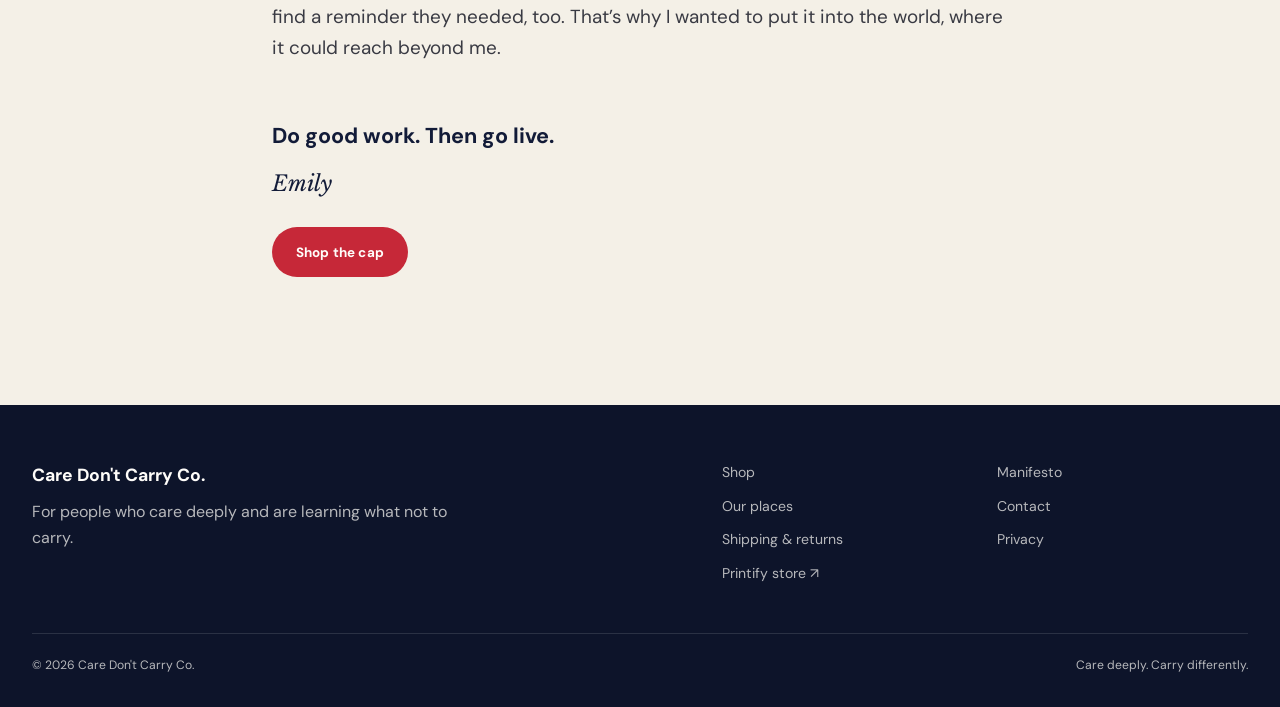
<file: index (5).html>
<!doctype html>
<html lang="en">
<head>
  <meta charset="utf-8">
  <meta name="viewport" content="width=device-width, initial-scale=1">
  <title>Manifesto — Care Don't Carry Co.</title>
  <meta name="description" content="The story behind Care Don't Carry Co. and the reminder to do good work, put it down, and go live.">
  <link rel="canonical" href="https://caredontcarryco.com/manifesto/">
  <meta property="og:title" content="The Care Don't Carry Co. Manifesto">
  <meta property="og:description" content="Care about the work. Put it down. Go live.">
  <meta property="og:image" content="https://caredontcarryco.com/big-bear-campaign.jpg">
  <meta name="theme-color" content="#121b38">
  <link rel="icon" href="/favicon.svg" type="image/svg+xml">
  <link rel="stylesheet" href="/assets/theme.css">
  <style>
    .manifesto-life {
      margin: 42px 0;
    }
    .manifesto-life img {
      display: block;
      width: 100%;
      aspect-ratio: 4 / 3;
      object-fit: cover;
      object-position: center 53%;
      border-radius: 24px;
    }
    .manifesto-life figcaption {
      margin-top: 12px;
      color: #6e6a65;
      font-size: 14px;
      font-style: italic;
    }
  </style>
  <script>document.documentElement.classList.add("js");</script>
  <script defer src="/assets/site-config.js"></script>
  <script defer src="/assets/main.js"></script>
</head>
<body>
  <a class="skip-link" href="#main">Skip to content</a>
  <div class="announcement">Care deeply. Carry differently.</div>
  <header class="site-header">
    <div class="container site-header__inner">
      <a class="brand" href="/" aria-label="Care Don't Carry Co. home"><span class="brand__mark" aria-hidden="true">C.</span><span>Care Don't Carry Co.</span></a>
      <nav class="desktop-nav" aria-label="Main navigation"><a class="nav-link" href="/shop/">Shop</a><a class="nav-link" href="/manifesto/" aria-current="page">Manifesto</a><a class="nav-link" href="/our-places/">Our places</a><a class="button button--navy button--small" data-product-link href="https://care-dont-carry-co.printify.me/product/31799018">Get the cap</a></nav>
      <button class="menu-button" type="button" aria-expanded="false" aria-controls="mobile-navigation" aria-label="Open menu" data-menu-button><span></span><span></span></button>
    </div>
  </header>
  <nav class="mobile-nav" id="mobile-navigation" aria-label="Mobile navigation" data-mobile-nav><div class="container"><a href="/shop/">Shop</a><a href="/manifesto/">Manifesto</a><a href="/our-places/">Our places</a><a href="/contact/">Contact</a><a class="button button--navy" data-product-link href="https://care-dont-carry-co.printify.me/product/31799018">Get the cap</a></div></nav>

  <main id="main">
    <section class="manifesto-hero">
      <img src="/big-bear-campaign.jpg" alt="Woman wearing a Care. Don't Carry. cap during a Big Bear weekend" width="1536" height="1024" fetchpriority="high">
      <div class="container manifesto-hero__copy">
        <p class="eyebrow">The manifesto</p>
        <h1>Care about the work.<br>Put it down.<br>Go live.</h1>
      </div>
    </section>

    <article class="manifesto-body">
      <div class="narrow">
        <p>I spent nearly fifteen years in the Marine Corps. I cared about the work, the people, and whether my contribution made a difference. I still care about those things.</p>

        <p>I thought I understood the difference between who I was and what I did. Leaving the institution made me look at that more closely. Without the familiar measures of progress, I found myself looking for new ones. Had I accomplished enough? Been useful enough? Done something that made the day count?</p>

        <p>There were other things asking for my attention: my marriage, my family, my dogs, my home, my curiosity. I knew they mattered. I was still learning to give them time without feeling that I should be getting something else done.</p>

        <figure class="manifesto-life">
          <img src="/manifesto-ordinary-evening.jpg" alt="Emily at home with Troy and Arthur, wearing the You Are More Than Your W-2 cap" width="1152" height="1536" loading="lazy">
          <figcaption>An ordinary evening at home. Also the point.</figcaption>
        </figure>

        <p class="manifesto-pull editorial">Care. Don’t Carry. is a reminder I need, too.</p>

        <p>I want to do meaningful work and take responsibility for my part. I also want to recognize when I’m carrying something that another hour of effort won’t solve, or letting work take time I meant to give to someone I love.</p>

        <p>I’m still figuring that out. Wearing these words gives me a reminder in the middle of an ordinary day: I can care about the work and still put it down. And the message travels. Someone might read it in line for coffee, on a walk, or between meetings and find a reminder they needed, too. That’s why I wanted to put it into the world, where it could reach beyond me.</p>

        <p class="manifesto-signoff">Do good work. Then go live.<span>Emily</span></p>

        <a class="button button--primary" data-product-link href="https://care-dont-carry-co.printify.me/product/31799018">Shop the cap</a>
      </div>
    </article>
  </main>

  <footer class="site-footer">
    <div class="container site-footer__top">
      <div class="site-footer__brand"><strong>Care Don't Carry Co.</strong><p>For people who care deeply and are learning what not to carry.</p><div class="social-links"><a data-social="instagram" hidden>Instagram</a><a data-social="facebook" hidden>Facebook</a><a data-social="tiktok" hidden>TikTok</a></div></div>
      <nav class="site-footer__links" aria-label="Footer navigation"><a href="/shop/">Shop</a><a href="/manifesto/">Manifesto</a><a href="/our-places/">Our places</a><a href="/contact/">Contact</a><a href="/shipping-returns/">Shipping &amp; returns</a><a href="/privacy/">Privacy</a><a data-store-link href="https://care-dont-carry-co.printify.me/">Printify store ↗</a></nav>
    </div>
    <div class="container site-footer__bottom"><span>© <span data-year>2026</span> Care Don't Carry Co.</span><span>Care deeply. Carry differently.</span></div>
  </footer>
</body>
</html>
</file>
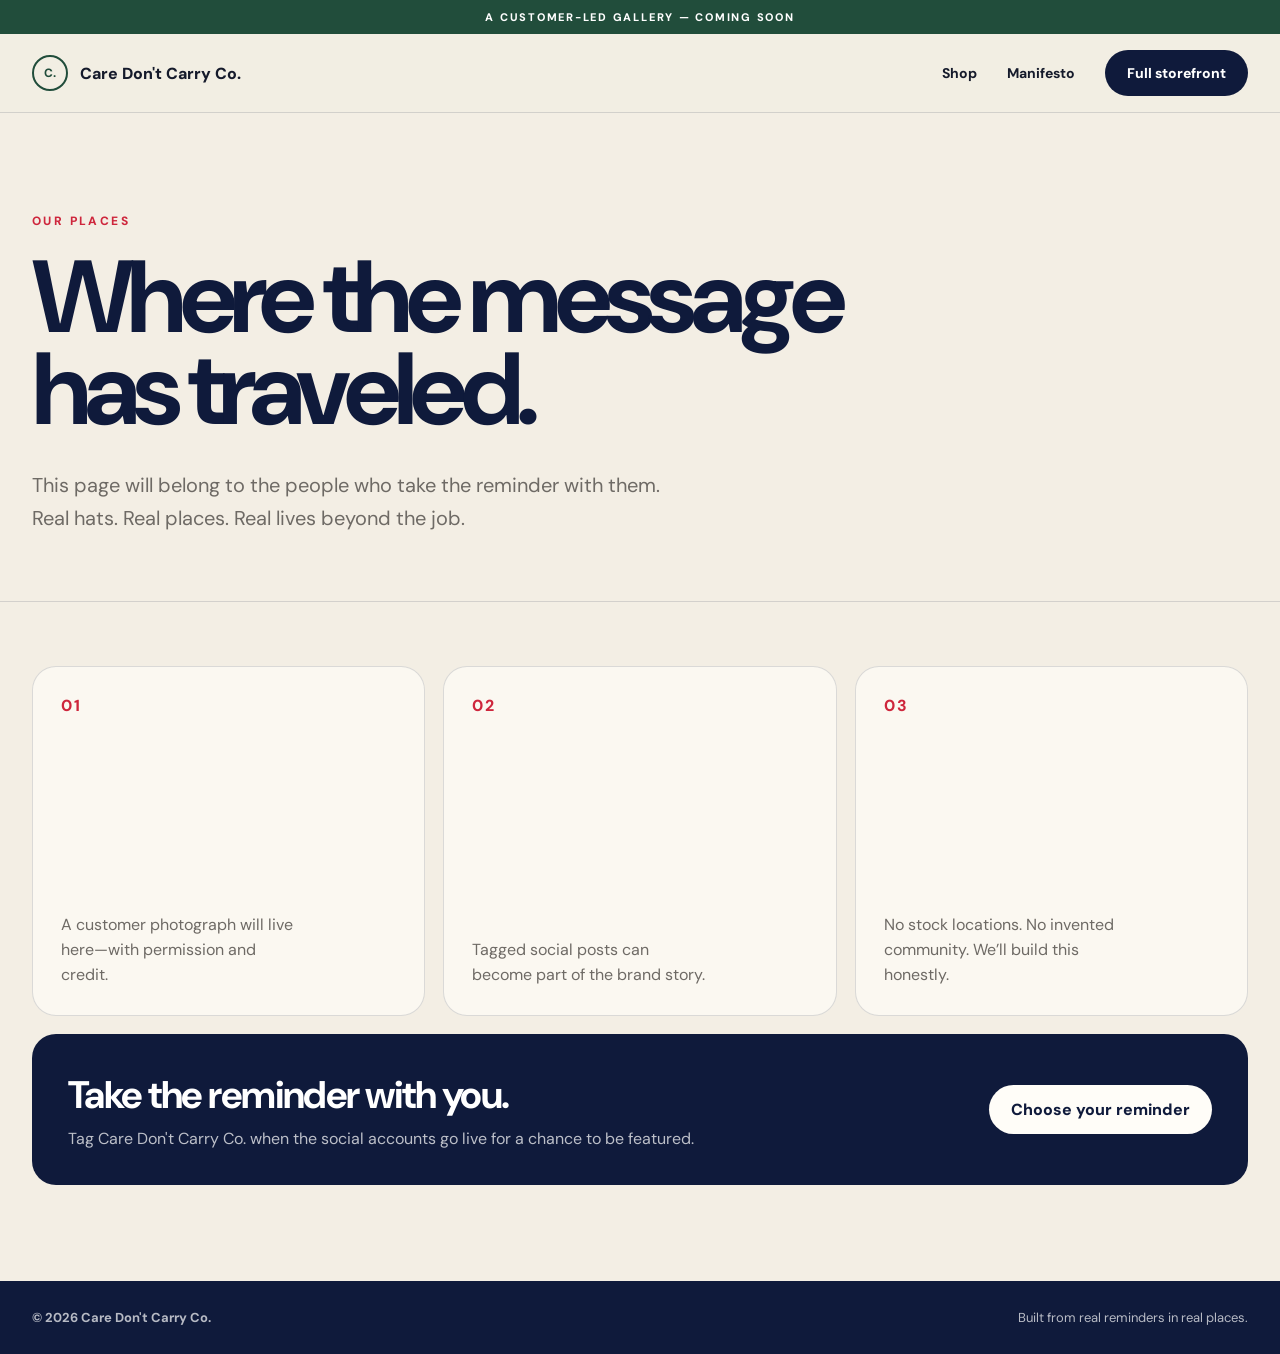
<file: index (6).html>
<!doctype html>
<html lang="en">
<head>
  <meta charset="utf-8">
  <meta name="viewport" content="width=device-width, initial-scale=1">
  <title>Our Places — Care Don't Carry Co.</title>
  <meta name="description" content="Where Care Don't Carry reminders have traveled, told through real customer photographs.">
  <link rel="preconnect" href="https://fonts.googleapis.com">
  <link rel="preconnect" href="https://fonts.gstatic.com" crossorigin>
  <link href="https://fonts.googleapis.com/css2?family=DM+Sans:wght@400;500;600;700;800&family=Libre+Baskerville:ital@1&display=swap" rel="stylesheet">
  <style>
    :root {
      --cream: #f3eee4;
      --paper: #fffdf8;
      --navy: #0f1a3b;
      --forest: #214d3b;
      --red: #ce263c;
      --ink: #151a2b;
      --muted: #6e6a65;
      --line: rgba(15,26,59,.14);
    }
    * { box-sizing: border-box; }
    body { margin: 0; color: var(--ink); background: var(--cream); font-family: "DM Sans", sans-serif; }
    a { color: inherit; text-decoration: none; }
    .wrap { width: min(1240px, calc(100% - 64px)); margin: 0 auto; }
    .announcement { padding: 10px 20px; color: white; background: var(--forest); text-align: center; font-size: 11px; font-weight: 800; letter-spacing: .16em; text-transform: uppercase; }
    header { border-bottom: 1px solid var(--line); background: rgba(243,238,228,.94); }
    .nav { min-height: 78px; display: flex; align-items: center; justify-content: space-between; gap: 24px; }
    .brand { display: flex; align-items: center; gap: 12px; font-weight: 800; }
    .brand-mark { width: 36px; height: 36px; display: grid; place-items: center; border: 2px solid var(--forest); border-radius: 50%; color: var(--forest); font-size: 12px; }
    .nav-links { display: flex; align-items: center; gap: 30px; font-size: 14px; font-weight: 700; }
    .button { display: inline-flex; align-items: center; justify-content: center; padding: 14px 22px; border-radius: 999px; font-weight: 800; }
    .button-dark { color: white; background: var(--navy); }
    main { min-height: calc(100vh - 148px); }
    .intro { padding: 100px 0 66px; border-bottom: 1px solid var(--line); }
    .eyebrow { margin: 0 0 22px; color: var(--red); font-size: 12px; font-weight: 800; letter-spacing: .2em; text-transform: uppercase; }
    h1 { max-width: 890px; margin: 0; color: var(--navy); font-size: clamp(58px, 8vw, 116px); line-height: .9; letter-spacing: -.065em; }
    .lede { max-width: 650px; margin: 34px 0 0; color: var(--muted); font-size: 20px; line-height: 1.65; }
    .gallery-shell { padding: 64px 0 96px; }
    .empty-grid { display: grid; grid-template-columns: repeat(3, 1fr); gap: 18px; }
    .empty-frame { min-height: 350px; padding: 28px; display: flex; flex-direction: column; justify-content: space-between; border: 1px solid var(--line); border-radius: 24px; background: rgba(255,253,248,.66); }
    .empty-frame span { color: var(--red); font-weight: 800; letter-spacing: .12em; }
    .empty-frame p { max-width: 240px; margin: 0; color: var(--muted); line-height: 1.55; }
    .invitation { margin-top: 18px; padding: 36px; display: flex; align-items: center; justify-content: space-between; gap: 30px; border-radius: 24px; color: white; background: var(--navy); }
    .invitation h2 { margin: 0 0 8px; font-size: clamp(28px, 3vw, 44px); letter-spacing: -.04em; }
    .invitation p { margin: 0; color: rgba(255,255,255,.72); }
    .button-light { flex: 0 0 auto; color: var(--navy); background: var(--paper); }
    footer { padding: 28px 0; color: rgba(255,255,255,.7); background: var(--navy); font-size: 13px; }
    .footer-row { display: flex; justify-content: space-between; gap: 24px; }
    @media (max-width: 760px) {
      .wrap { width: min(100% - 32px, 1240px); }
      .nav { min-height: 70px; }
      .nav-links a:not(.button) { display: none; }
      .intro { padding: 72px 0 48px; }
      .lede { font-size: 17px; }
      .empty-grid { grid-template-columns: 1fr; }
      .empty-frame { min-height: 230px; }
      .invitation, .footer-row { align-items: flex-start; flex-direction: column; }
    }
  </style>
</head>
<body>
  <div class="announcement">A customer-led gallery — coming soon</div>
  <header>
    <div class="wrap nav">
      <a class="brand" href="/" aria-label="Care Don't Carry Co. home">
        <span class="brand-mark" aria-hidden="true">C.</span>
        <span>Care Don't Carry Co.</span>
      </a>
      <nav class="nav-links" aria-label="Main navigation">
        <a href="/shop/">Shop</a>
        <a href="/manifesto/">Manifesto</a>
        <a class="button button-dark" href="https://care-dont-carry-co.printify.me/" target="_blank" rel="noopener">Full storefront</a>
      </nav>
    </div>
  </header>

  <main>
    <section class="intro">
      <div class="wrap">
        <p class="eyebrow">Our Places</p>
        <h1>Where the message has traveled.</h1>
        <p class="lede">This page will belong to the people who take the reminder with them. Real hats. Real places. Real lives beyond the job.</p>
      </div>
    </section>

    <section class="gallery-shell" aria-label="Future customer photo gallery">
      <div class="wrap">
        <div class="empty-grid">
          <article class="empty-frame"><span>01</span><p>A customer photograph will live here—with permission and credit.</p></article>
          <article class="empty-frame"><span>02</span><p>Tagged social posts can become part of the brand story.</p></article>
          <article class="empty-frame"><span>03</span><p>No stock locations. No invented community. We’ll build this honestly.</p></article>
        </div>
        <div class="invitation">
          <div>
            <h2>Take the reminder with you.</h2>
            <p>Tag Care Don't Carry Co. when the social accounts go live for a chance to be featured.</p>
          </div>
          <a class="button button-light" href="/shop/">Choose your reminder</a>
        </div>
      </div>
    </section>
  </main>

  <footer>
    <div class="wrap footer-row">
      <strong>© 2026 Care Don't Carry Co.</strong>
      <span>Built from real reminders in real places.</span>
    </div>
  </footer>
</body>
</html>
</file>
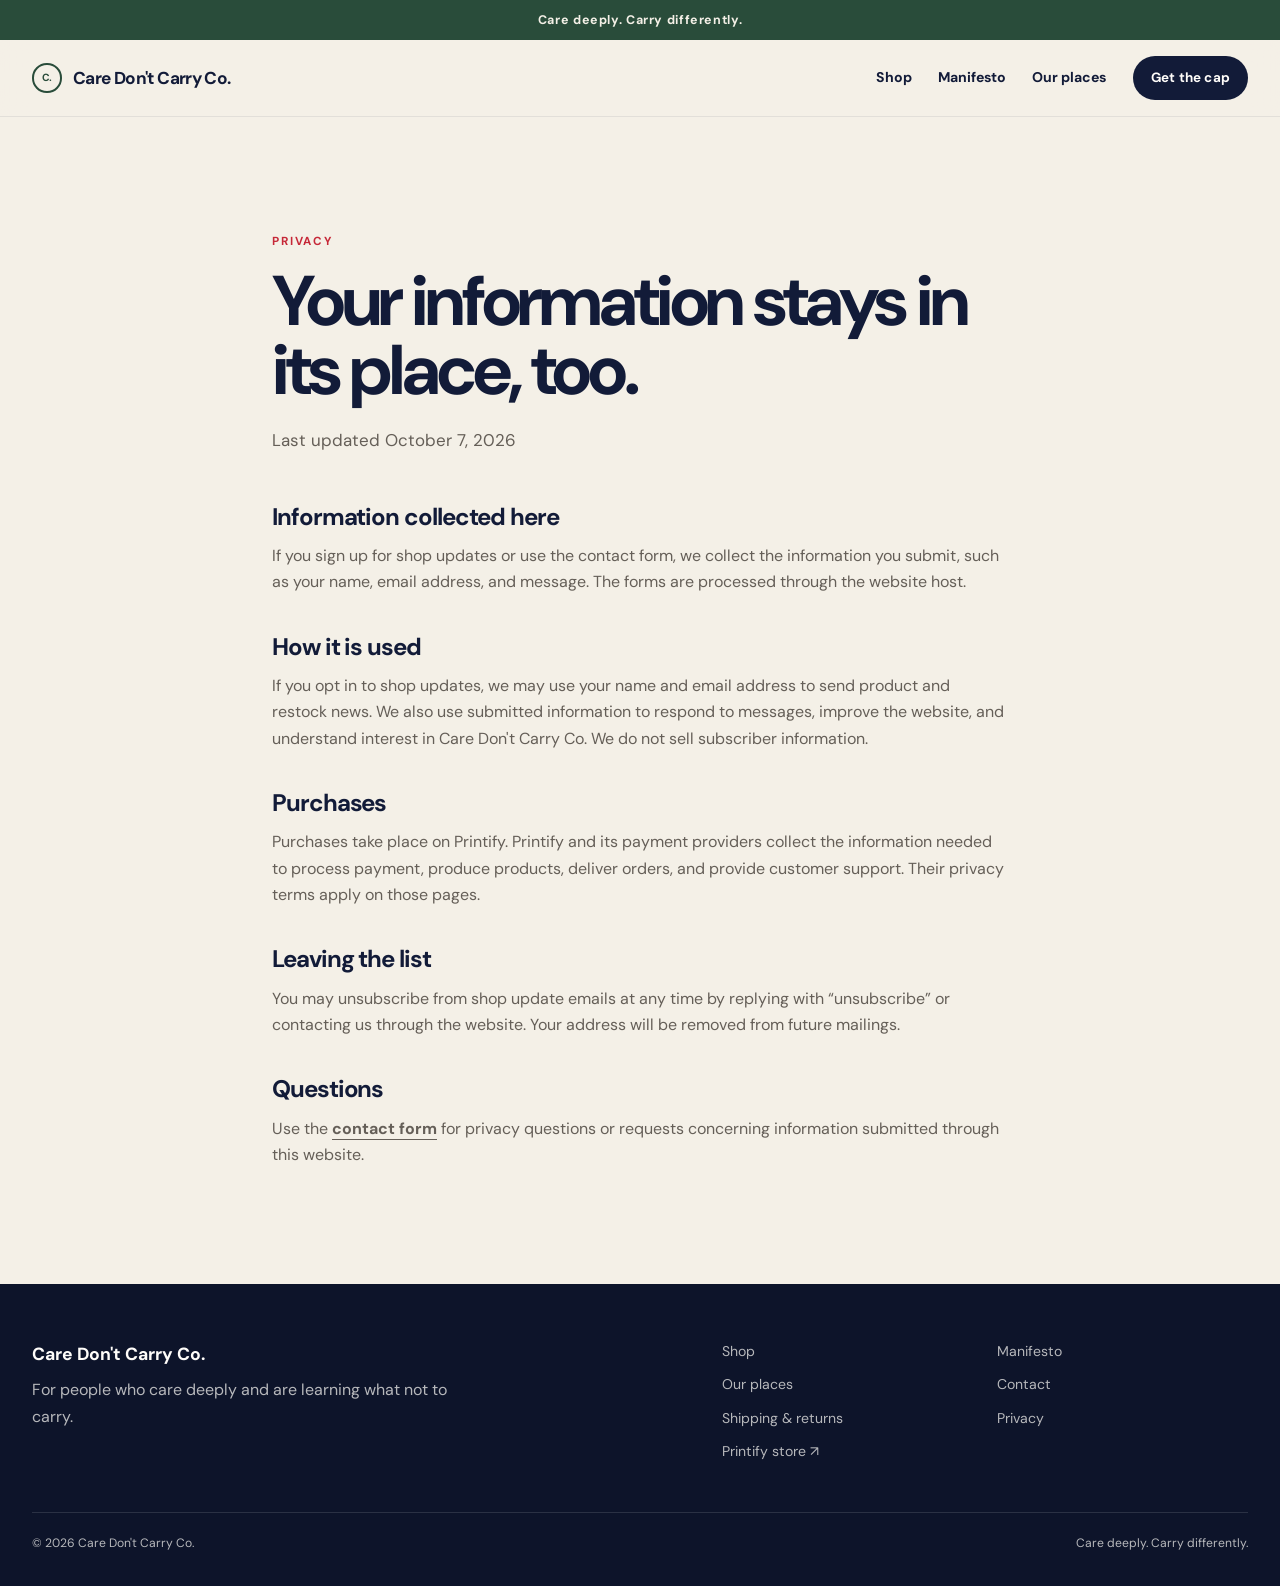
<file: index (7).html>
<!doctype html>
<html lang="en">
<head>
  <meta charset="utf-8">
  <meta name="viewport" content="width=device-width, initial-scale=1">
  <title>Privacy — Care Don't Carry Co.</title>
  <meta name="description" content="Privacy information for Care Don't Carry Co. website visitors and email subscribers.">
  <link rel="canonical" href="https://caredontcarryco.com/privacy/">
  <meta name="theme-color" content="#121b38">
  <link rel="icon" href="/favicon.svg" type="image/svg+xml">
  <link rel="stylesheet" href="/assets/theme.css">
  <script>document.documentElement.classList.add("js");</script>
  <script defer src="/assets/site-config.js"></script>
  <script defer src="/assets/main.js"></script>
</head>
<body>
  <a class="skip-link" href="#main">Skip to content</a>
  <div class="announcement">Care deeply. Carry differently.</div>
  <header class="site-header"><div class="container site-header__inner"><a class="brand" href="/"><span class="brand__mark" aria-hidden="true">C.</span><span>Care Don't Carry Co.</span></a><nav class="desktop-nav" aria-label="Main navigation"><a class="nav-link" href="/shop/">Shop</a><a class="nav-link" href="/manifesto/">Manifesto</a><a class="nav-link" href="/our-places/">Our places</a><a class="button button--navy button--small" data-product-link href="https://care-dont-carry-co.printify.me/product/31799018">Get the cap</a></nav><button class="menu-button" type="button" aria-expanded="false" aria-controls="mobile-navigation" aria-label="Open menu" data-menu-button><span></span><span></span></button></div></header>
  <nav class="mobile-nav" id="mobile-navigation" aria-label="Mobile navigation" data-mobile-nav><div class="container"><a href="/shop/">Shop</a><a href="/manifesto/">Manifesto</a><a href="/our-places/">Our places</a><a href="/contact/">Contact</a><a class="button button--navy" data-product-link href="https://care-dont-carry-co.printify.me/product/31799018">Get the cap</a></div></nav>

  <main class="utility-main" id="main">
    <div class="narrow">
      <p class="eyebrow">Privacy</p>
      <h1>Your information stays in its place, too.</h1>
      <p class="utility-intro">Last updated October 7, 2026</p>
      <div class="legal-sections">
        <section><h2>Information collected here</h2><p>If you sign up for shop updates or use the contact form, we collect the information you submit, such as your name, email address, and message. The forms are processed through the website host.</p></section>
        <section><h2>How it is used</h2><p>If you opt in to shop updates, we may use your name and email address to send product and restock news. We also use submitted information to respond to messages, improve the website, and understand interest in Care Don't Carry Co. We do not sell subscriber information.</p></section>
        <section><h2>Purchases</h2><p>Purchases take place on Printify. Printify and its payment providers collect the information needed to process payment, produce products, deliver orders, and provide customer support. Their privacy terms apply on those pages.</p></section>
        <section><h2>Leaving the list</h2><p>You may unsubscribe from shop update emails at any time by replying with “unsubscribe” or contacting us through the website. Your address will be removed from future mailings.</p></section>
        <section><h2>Questions</h2><p>Use the <a class="text-link" href="/contact">contact form</a> for privacy questions or requests concerning information submitted through this website.</p></section>
      </div>
    </div>
  </main>

  <footer class="site-footer"><div class="container site-footer__top"><div class="site-footer__brand"><strong>Care Don't Carry Co.</strong><p>For people who care deeply and are learning what not to carry.</p></div><nav class="site-footer__links" aria-label="Footer navigation"><a href="/shop/">Shop</a><a href="/manifesto/">Manifesto</a><a href="/our-places/">Our places</a><a href="/contact/">Contact</a><a href="/shipping-returns/">Shipping &amp; returns</a><a href="/privacy/">Privacy</a><a data-store-link href="https://care-dont-carry-co.printify.me/">Printify store ↗</a></nav></div><div class="container site-footer__bottom"><span>© <span data-year>2026</span> Care Don't Carry Co.</span><span>Care deeply. Carry differently.</span></div></footer>
</body>
</html>
</file>
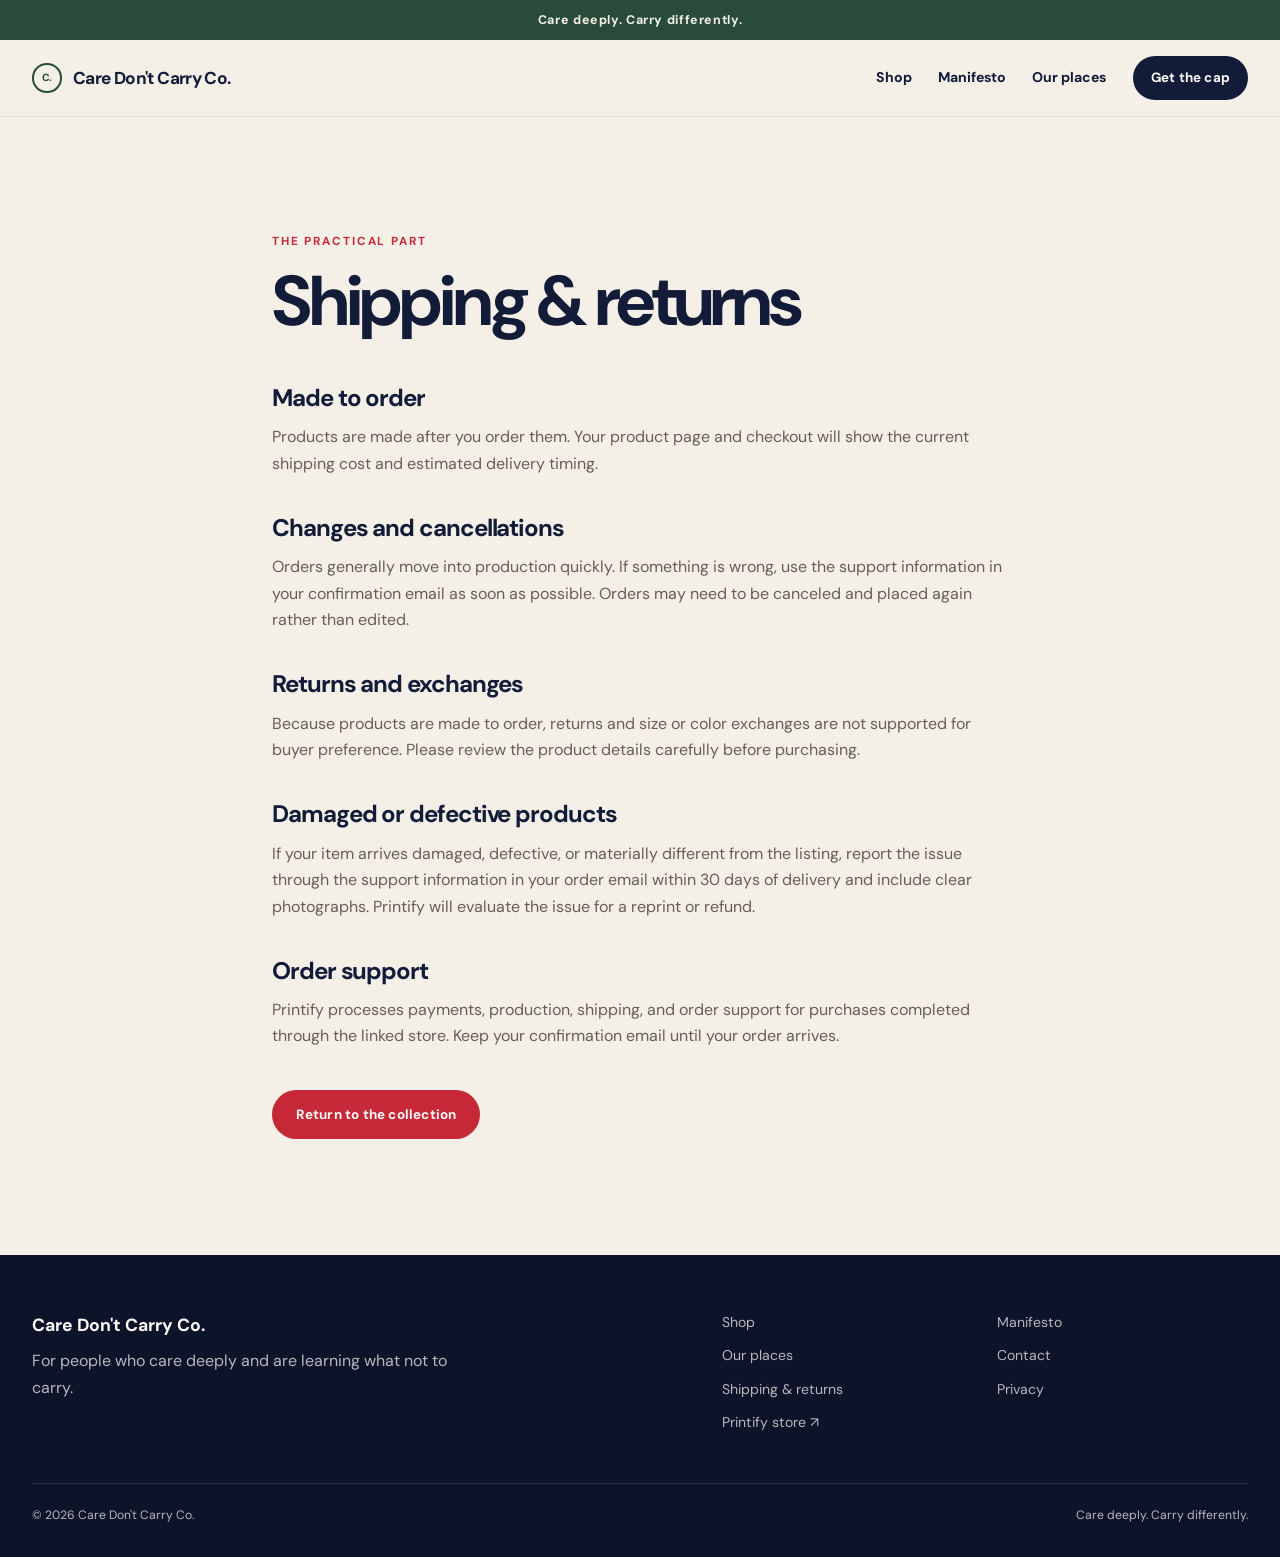
<file: index (8).html>
<!doctype html>
<html lang="en">
<head>
  <meta charset="utf-8">
  <meta name="viewport" content="width=device-width, initial-scale=1">
  <title>Shipping &amp; Returns — Care Don't Carry Co.</title>
  <meta name="description" content="Shipping, returns, refunds, and order support information for Care Don't Carry Co.">
  <link rel="canonical" href="https://caredontcarryco.com/shipping-returns/">
  <meta name="theme-color" content="#121b38">
  <link rel="icon" href="/favicon.svg" type="image/svg+xml">
  <link rel="stylesheet" href="/assets/theme.css">
  <script>document.documentElement.classList.add("js");</script>
  <script defer src="/assets/site-config.js"></script>
  <script defer src="/assets/main.js"></script>
</head>
<body>
  <a class="skip-link" href="#main">Skip to content</a>
  <div class="announcement">Care deeply. Carry differently.</div>
  <header class="site-header"><div class="container site-header__inner"><a class="brand" href="/"><span class="brand__mark" aria-hidden="true">C.</span><span>Care Don't Carry Co.</span></a><nav class="desktop-nav" aria-label="Main navigation"><a class="nav-link" href="/shop/">Shop</a><a class="nav-link" href="/manifesto/">Manifesto</a><a class="nav-link" href="/our-places/">Our places</a><a class="button button--navy button--small" data-product-link href="https://care-dont-carry-co.printify.me/product/31799018">Get the cap</a></nav><button class="menu-button" type="button" aria-expanded="false" aria-controls="mobile-navigation" aria-label="Open menu" data-menu-button><span></span><span></span></button></div></header>
  <nav class="mobile-nav" id="mobile-navigation" aria-label="Mobile navigation" data-mobile-nav><div class="container"><a href="/shop/">Shop</a><a href="/manifesto/">Manifesto</a><a href="/our-places/">Our places</a><a href="/contact/">Contact</a><a class="button button--navy" data-product-link href="https://care-dont-carry-co.printify.me/product/31799018">Get the cap</a></div></nav>

  <main class="utility-main" id="main">
    <div class="narrow">
      <p class="eyebrow">The practical part</p>
      <h1>Shipping &amp; returns</h1>
      <div class="legal-sections">
        <section><h2>Made to order</h2><p>Products are made after you order them. Your product page and checkout will show the current shipping cost and estimated delivery timing.</p></section>
        <section><h2>Changes and cancellations</h2><p>Orders generally move into production quickly. If something is wrong, use the support information in your confirmation email as soon as possible. Orders may need to be canceled and placed again rather than edited.</p></section>
        <section><h2>Returns and exchanges</h2><p>Because products are made to order, returns and size or color exchanges are not supported for buyer preference. Please review the product details carefully before purchasing.</p></section>
        <section><h2>Damaged or defective products</h2><p>If your item arrives damaged, defective, or materially different from the listing, report the issue through the support information in your order email within 30 days of delivery and include clear photographs. Printify will evaluate the issue for a reprint or refund.</p></section>
        <section><h2>Order support</h2><p>Printify processes payments, production, shipping, and order support for purchases completed through the linked store. Keep your confirmation email until your order arrives.</p></section>
      </div>
      <a class="button button--primary" style="margin-top:2.5rem" href="/shop/">Return to the collection</a>
    </div>
  </main>

  <footer class="site-footer"><div class="container site-footer__top"><div class="site-footer__brand"><strong>Care Don't Carry Co.</strong><p>For people who care deeply and are learning what not to carry.</p></div><nav class="site-footer__links" aria-label="Footer navigation"><a href="/shop/">Shop</a><a href="/manifesto/">Manifesto</a><a href="/our-places/">Our places</a><a href="/contact/">Contact</a><a href="/shipping-returns/">Shipping &amp; returns</a><a href="/privacy/">Privacy</a><a data-store-link href="https://care-dont-carry-co.printify.me/">Printify store ↗</a></nav></div><div class="container site-footer__bottom"><span>© <span data-year>2026</span> Care Don't Carry Co.</span><span>Care deeply. Carry differently.</span></div></footer>
</body>
</html>
</file>
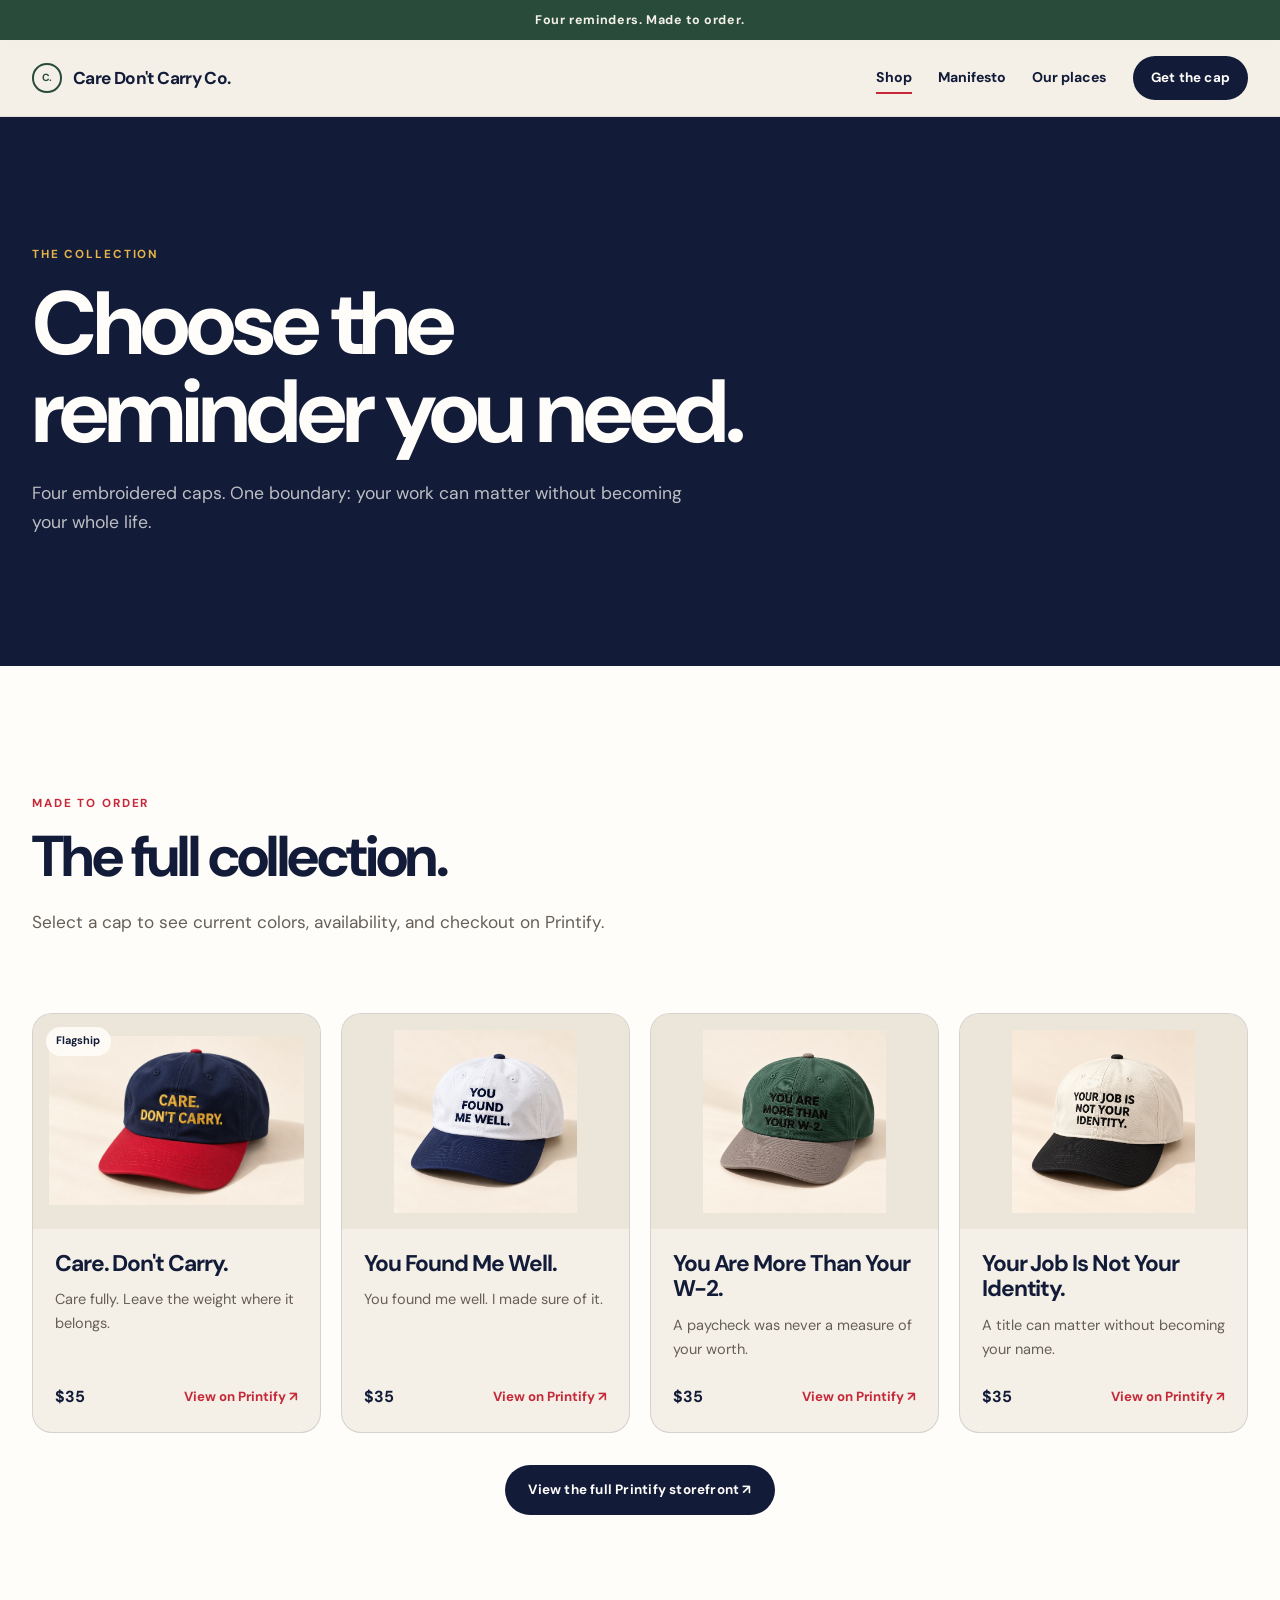
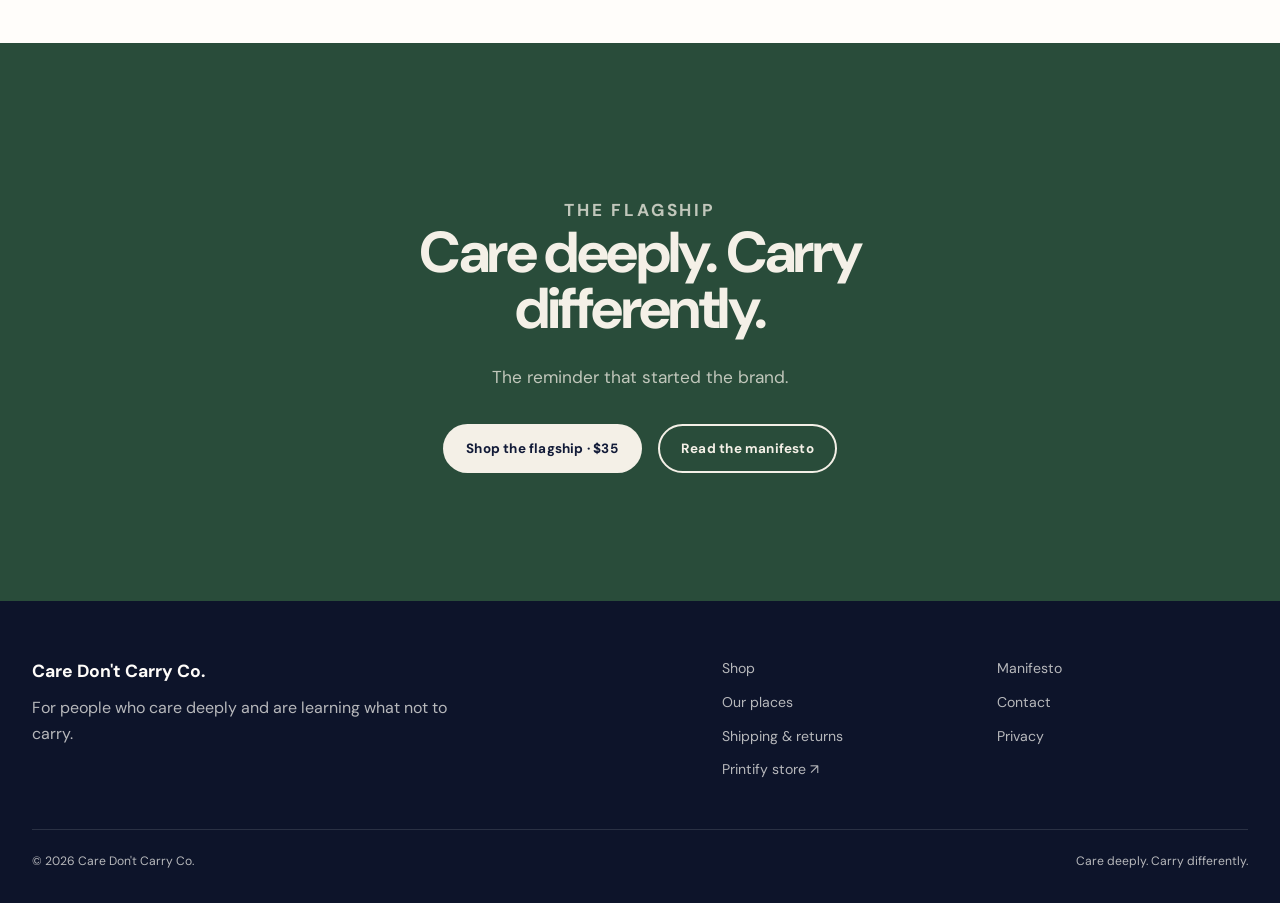
<file: index (9).html>
<!doctype html>
<html lang="en">
<head>
  <meta charset="utf-8">
  <meta name="viewport" content="width=device-width, initial-scale=1">
  <title>Shop the Collection — Care Don't Carry Co.</title>
  <meta name="description" content="Shop four embroidered Care Don't Carry Co. caps for $35 each, made to order and fulfilled by Printify.">
  <link rel="canonical" href="https://caredontcarryco.com/shop/">
  <meta property="og:title" content="The Care Don't Carry Co. Collection">
  <meta property="og:description" content="Four useful reminders, embroidered clearly. $35 each and made to order.">
  <meta property="og:image" content="https://caredontcarryco.com/navy-red-cap.jpg">
  <meta name="theme-color" content="#121b38">
  <link rel="icon" href="/favicon.svg" type="image/svg+xml">
  <link rel="stylesheet" href="/assets/theme.css">
  <style>
    @media (min-width: 70rem) {
      .collection-grid { grid-template-columns: repeat(4, minmax(0, 1fr)); }
    }
  </style>
  <script>document.documentElement.classList.add("js");</script>
  <script defer src="/assets/site-config.js"></script>
  <script defer src="/assets/main.js"></script>
</head>
<body>
  <a class="skip-link" href="#main">Skip to content</a>
  <div class="announcement">Four reminders. Made to order.</div>
  <header class="site-header">
    <div class="container site-header__inner">
      <a class="brand" href="/" aria-label="Care Don't Carry Co. home"><span class="brand__mark" aria-hidden="true">C.</span><span>Care Don't Carry Co.</span></a>
      <nav class="desktop-nav" aria-label="Main navigation">
        <a class="nav-link" href="/shop/" aria-current="page">Shop</a>
        <a class="nav-link" href="/manifesto/">Manifesto</a>
        <a class="nav-link" href="/our-places/">Our places</a>
        <a class="button button--navy button--small" data-product-link href="https://care-dont-carry-co.printify.me/product/31799018">Get the cap</a>
      </nav>
      <button class="menu-button" type="button" aria-expanded="false" aria-controls="mobile-navigation" aria-label="Open menu" data-menu-button><span></span><span></span></button>
    </div>
  </header>
  <nav class="mobile-nav" id="mobile-navigation" aria-label="Mobile navigation" data-mobile-nav>
    <div class="container"><a href="/shop/">Shop</a><a href="/manifesto/">Manifesto</a><a href="/our-places/">Our places</a><a href="/contact/">Contact</a><a class="button button--navy" data-product-link href="https://care-dont-carry-co.printify.me/product/31799018">Get the cap</a></div>
  </nav>

  <main id="main">
    <section class="page-hero">
      <div class="container">
        <p class="eyebrow">The collection</p>
        <h1>Choose the reminder you need.</h1>
        <p>Four embroidered caps. One boundary: your work can matter without becoming your whole life.</p>
      </div>
    </section>

    <section class="section section--white" id="collection">
      <div class="container">
        <div class="section-heading reveal">
          <p class="eyebrow">Made to order</p>
          <h2>The full collection.</h2>
          <p>Select a cap to see current colors, availability, and checkout on Printify.</p>
        </div>
        <div class="collection-grid reveal">
          <a class="product-card" href="https://care-dont-carry-co.printify.me/product/31799018" aria-label="Shop the Care Don't Carry cap on Printify">
            <div class="product-card__image product-card__image--contain"><span class="product-card__tag">Flagship</span><img src="/care-dont-carry.jpg" alt="Navy and red cap embroidered Care. Don't Carry." width="1200" height="1200" fetchpriority="high"></div>
            <div class="product-card__body"><h3>Care. Don't Carry.</h3><p>Care fully. Leave the weight where it belongs.</p><div class="product-card__footer"><span class="product-card__price">$35</span><span class="product-card__link">View on Printify ↗</span></div></div>
          </a>
          <a class="product-card" href="https://care-dont-carry-co.printify.me/product/32033271" aria-label="Shop the You Found Me Well cap on Printify">
            <div class="product-card__image product-card__image--contain"><img src="/you-found-me-well-studio.png" alt="Cream and navy cap embroidered You Found Me Well in uppercase letters" width="1200" height="1200" loading="lazy"></div>
            <div class="product-card__body"><h3>You Found Me Well.</h3><p>You found me well. I made sure of it.</p><div class="product-card__footer"><span class="product-card__price">$35</span><span class="product-card__link">View on Printify ↗</span></div></div>
          </a>
          <a class="product-card" href="https://care-dont-carry-co.printify.me/product/32017401" aria-label="Shop the You Are More Than Your W-2 cap on Printify">
            <div class="product-card__image product-card__image--contain"><img src="/more-than-w2-studio.png" alt="Forest green and taupe cap embroidered You Are More Than Your W-2" width="1200" height="1200" loading="lazy"></div>
            <div class="product-card__body"><h3>You Are More Than Your W-2.</h3><p>A paycheck was never a measure of your worth.</p><div class="product-card__footer"><span class="product-card__price">$35</span><span class="product-card__link">View on Printify ↗</span></div></div>
          </a>
          <a class="product-card" href="https://care-dont-carry-co.printify.me/product/32017384" aria-label="Shop the Your Job Is Not Your Identity cap on Printify">
            <div class="product-card__image product-card__image--contain"><img src="/job-not-identity-studio.png" alt="Cream and black cap embroidered Your Job Is Not Your Identity" width="1200" height="1200" loading="lazy"></div>
            <div class="product-card__body"><h3>Your Job Is Not Your Identity.</h3><p>A title can matter without becoming your name.</p><div class="product-card__footer"><span class="product-card__price">$35</span><span class="product-card__link">View on Printify ↗</span></div></div>
          </a>
        </div>
        <div class="hero__actions" style="justify-content:center; margin-top:2rem">
          <a class="button button--navy" href="https://care-dont-carry-co.printify.me/">View the full Printify storefront ↗</a>
        </div>
      </div>
    </section>

    <section class="section section--forest">
      <div class="container statement reveal">
        <p class="eyebrow">The flagship</p>
        <h2>Care deeply. Carry differently.</h2>
        <p>The reminder that started the brand.</p>
        <div class="hero__actions" style="justify-content:center">
          <a class="button button--cream" href="https://care-dont-carry-co.printify.me/product/31799018">Shop the flagship · $35</a>
          <a class="button button--outline" href="/manifesto/">Read the manifesto</a>
        </div>
      </div>
    </section>
  </main>

  <footer class="site-footer">
    <div class="container site-footer__top">
      <div class="site-footer__brand"><strong>Care Don't Carry Co.</strong><p>For people who care deeply and are learning what not to carry.</p><div class="social-links"><a data-social="instagram" hidden>Instagram</a><a data-social="facebook" hidden>Facebook</a><a data-social="tiktok" hidden>TikTok</a></div></div>
      <nav class="site-footer__links" aria-label="Footer navigation"><a href="/shop/">Shop</a><a href="/manifesto/">Manifesto</a><a href="/our-places/">Our places</a><a href="/contact/">Contact</a><a href="/shipping-returns/">Shipping &amp; returns</a><a href="/privacy/">Privacy</a><a data-store-link href="https://care-dont-carry-co.printify.me/">Printify store ↗</a></nav>
    </div>
    <div class="container site-footer__bottom"><span>© <span data-year>2026</span> Care Don't Carry Co.</span><span>Care deeply. Carry differently.</span></div>
  </footer>
</body>
</html>
</file>
<file: assets/theme.css>
@import url("https://fonts.googleapis.com/css2?family=DM+Sans:ital,opsz,wght@0,9..40,400;0,9..40,500;0,9..40,700;1,9..40,400&family=Libre+Baskerville:ital@1&display=swap");

:root {
  --navy: #121b38;
  --navy-soft: #1d294d;
  --red: #c62838;
  --gold: #e6b448;
  --cream: #f4f0e7;
  --cream-dark: #e9e2d5;
  --forest: #294c3a;
  --taupe: #8a7b6b;
  --black: #171717;
  --white: #fffdfa;
  --muted: #655f58;
  --line: rgba(18, 27, 56, 0.14);
  --shadow: 0 24px 70px rgba(18, 27, 56, 0.14);
  --radius: 1.25rem;
  --max: 76rem;
}

*,
*::before,
*::after {
  box-sizing: border-box;
}

html {
  scroll-behavior: smooth;
}

body {
  margin: 0;
  background: var(--cream);
  color: var(--navy);
  font-family: "DM Sans", Arial, sans-serif;
  font-size: 1rem;
  line-height: 1.65;
  -webkit-font-smoothing: antialiased;
}

body.menu-open {
  overflow: hidden;
}

img {
  display: block;
  max-width: 100%;
}

a {
  color: inherit;
  text-decoration: none;
}

button,
input,
textarea {
  font: inherit;
}

button,
a {
  -webkit-tap-highlight-color: transparent;
}

h1,
h2,
h3,
p,
blockquote,
figure {
  margin-top: 0;
}

h1,
h2,
h3 {
  margin-bottom: 0;
  font-weight: 700;
  letter-spacing: -0.045em;
  line-height: 0.98;
}

h1 {
  font-size: clamp(3rem, 7.2vw, 6.9rem);
}

h2 {
  font-size: clamp(2.25rem, 4.5vw, 4.75rem);
}

h3 {
  font-size: clamp(1.45rem, 2.2vw, 2rem);
  line-height: 1.08;
}

.container {
  width: min(calc(100% - 2rem), var(--max));
  margin-inline: auto;
}

.narrow {
  width: min(calc(100% - 2rem), 46rem);
  margin-inline: auto;
}

.skip-link {
  position: fixed;
  top: 0.75rem;
  left: 0.75rem;
  z-index: 200;
  transform: translateY(-180%);
  padding: 0.75rem 1rem;
  background: var(--white);
  color: var(--navy);
  border-radius: 999px;
}

.skip-link:focus {
  transform: translateY(0);
}

.announcement {
  padding: 0.62rem 1rem;
  background: var(--forest);
  color: var(--cream);
  text-align: center;
  font-size: 0.78rem;
  font-weight: 700;
  letter-spacing: 0.05em;
}

.site-header {
  position: sticky;
  top: 0;
  z-index: 100;
  border-bottom: 1px solid rgba(18, 27, 56, 0.08);
  background: rgba(244, 240, 231, 0.94);
  backdrop-filter: blur(14px);
}

.site-header__inner {
  min-height: 4.7rem;
  display: flex;
  align-items: center;
  justify-content: space-between;
  gap: 2rem;
}

.brand {
  display: inline-flex;
  align-items: center;
  gap: 0.7rem;
  font-size: clamp(0.95rem, 1.5vw, 1.08rem);
  font-weight: 700;
  letter-spacing: -0.035em;
}

.brand__mark {
  width: 1.85rem;
  height: 1.85rem;
  display: grid;
  place-items: center;
  border: 2px solid var(--forest);
  color: var(--forest);
  border-radius: 50%;
  font-size: 0.65rem;
  letter-spacing: -0.03em;
}

.desktop-nav {
  display: flex;
  align-items: center;
  gap: 1.65rem;
  font-size: 0.88rem;
  font-weight: 700;
}

.nav-link {
  position: relative;
}

.nav-link::after {
  content: "";
  position: absolute;
  left: 0;
  right: 100%;
  bottom: -0.3rem;
  height: 2px;
  background: var(--red);
  transition: right 180ms ease;
}

.nav-link:hover::after,
.nav-link:focus-visible::after,
.nav-link[aria-current="page"]::after {
  right: 0;
}

.menu-button {
  display: none;
  width: 2.8rem;
  height: 2.8rem;
  padding: 0;
  border: 1px solid var(--line);
  background: transparent;
  border-radius: 50%;
  color: var(--navy);
  cursor: pointer;
}

.menu-button span {
  width: 1rem;
  height: 2px;
  display: block;
  margin: 0.25rem auto;
  background: currentColor;
  transition: transform 180ms ease;
}

.menu-button[aria-expanded="true"] span:first-child {
  transform: translateY(3px) rotate(45deg);
}

.menu-button[aria-expanded="true"] span:last-child {
  transform: translateY(-3px) rotate(-45deg);
}

.mobile-nav {
  display: none;
}

.button {
  min-height: 3.1rem;
  display: inline-flex;
  align-items: center;
  justify-content: center;
  gap: 0.55rem;
  padding: 0.8rem 1.35rem;
  border: 2px solid transparent;
  border-radius: 999px;
  font-size: 0.84rem;
  font-weight: 700;
  letter-spacing: 0.015em;
  line-height: 1;
  cursor: pointer;
  transition: transform 180ms ease, background 180ms ease, color 180ms ease, border-color 180ms ease;
}

.button:hover,
.button:focus-visible {
  transform: translateY(-2px);
}

.button--primary {
  background: var(--red);
  color: var(--white);
}

.button--primary:hover,
.button--primary:focus-visible {
  background: #a91f2d;
}

.button--navy {
  background: var(--navy);
  color: var(--white);
}

.button--cream {
  background: var(--cream);
  color: var(--navy);
}

.button--outline {
  border-color: currentColor;
  background: transparent;
}

.button--small {
  min-height: 2.55rem;
  padding-inline: 1rem;
}

.eyebrow {
  margin-bottom: 1rem;
  color: var(--red);
  font-size: 0.73rem;
  font-weight: 700;
  letter-spacing: 0.16em;
  text-transform: uppercase;
}

.editorial {
  font-family: "Libre Baskerville", Georgia, serif;
  font-style: italic;
  font-weight: 400;
  letter-spacing: -0.025em;
}

.muted {
  color: var(--muted);
}

.hero {
  position: relative;
  min-height: clamp(42rem, 83vh, 58rem);
  display: grid;
  align-items: center;
  overflow: hidden;
  background: var(--navy);
  color: var(--white);
}

.hero__image,
.hero__overlay {
  position: absolute;
  inset: 0;
}

.hero__image {
  width: 100%;
  height: 100%;
  object-fit: cover;
  object-position: 58% center;
}

.hero__overlay {
  background:
    linear-gradient(90deg, rgba(18, 27, 56, 0.94) 0%, rgba(18, 27, 56, 0.8) 35%, rgba(18, 27, 56, 0.12) 70%),
    linear-gradient(0deg, rgba(18, 27, 56, 0.38) 0%, transparent 40%);
}

.hero__content {
  position: relative;
  z-index: 1;
  max-width: 45rem;
  padding-block: 7rem;
}

.hero h1 {
  max-width: 10ch;
}

.hero .eyebrow {
  color: var(--gold);
}

.hero__lede {
  max-width: 38rem;
  margin: 1.6rem 0 0;
  color: rgba(255, 253, 250, 0.86);
  font-size: clamp(1.05rem, 1.7vw, 1.3rem);
}

.hero__actions {
  display: flex;
  flex-wrap: wrap;
  align-items: center;
  gap: 1rem;
  margin-top: 2rem;
}

.hero__note {
  color: rgba(255, 253, 250, 0.72);
  font-size: 0.85rem;
}

.section {
  padding-block: clamp(5rem, 10vw, 9rem);
}

.section--tight {
  padding-block: clamp(3.5rem, 7vw, 6rem);
}

.section--white {
  background: var(--white);
}

.section--navy {
  background: var(--navy);
  color: var(--white);
}

.section--forest {
  background: var(--forest);
  color: var(--cream);
}

.section-heading {
  max-width: 50rem;
  margin-bottom: clamp(2.5rem, 6vw, 5rem);
}

.section-heading p:last-child {
  max-width: 42rem;
  margin: 1.4rem 0 0;
  color: var(--muted);
  font-size: 1.08rem;
}

.place-grid {
  display: grid;
  grid-template-columns: repeat(2, minmax(0, 1fr));
  gap: 1.25rem;
}

.place-card {
  min-height: 42rem;
  position: relative;
  display: flex;
  align-items: flex-end;
  overflow: hidden;
  border-radius: var(--radius);
  color: var(--white);
  box-shadow: var(--shadow);
}

.place-card img,
.place-card::after {
  position: absolute;
  inset: 0;
  width: 100%;
  height: 100%;
}

.place-card img {
  object-fit: cover;
  transition: transform 700ms cubic-bezier(0.2, 0.7, 0.3, 1);
}

.place-card:hover img {
  transform: scale(1.025);
}

.place-card::after {
  content: "";
  background: linear-gradient(0deg, rgba(18, 27, 56, 0.9) 0%, rgba(18, 27, 56, 0.06) 68%);
}

.place-card__copy {
  position: relative;
  z-index: 1;
  max-width: 31rem;
  padding: clamp(1.5rem, 4vw, 3rem);
}

.place-card__copy .eyebrow {
  color: var(--gold);
}

.place-card__copy p:last-child {
  margin: 1rem 0 0;
  color: rgba(255, 253, 250, 0.8);
}

.statement {
  text-align: center;
}

.statement h2 {
  max-width: 17ch;
  margin-inline: auto;
}

.statement p {
  max-width: 42rem;
  margin: 1.6rem auto 0;
  color: rgba(244, 240, 231, 0.75);
  font-size: 1.08rem;
}

.product-grid {
  display: grid;
  grid-template-columns: minmax(0, 1.1fr) minmax(20rem, 0.9fr);
  gap: clamp(2.5rem, 7vw, 6rem);
  align-items: center;
}

.product-images {
  display: grid;
  grid-template-columns: 1.25fr 0.75fr;
  gap: 0.85rem;
}

.product-images figure {
  margin: 0;
  overflow: hidden;
  border-radius: var(--radius);
  background: #ece5d9;
}

.product-images figure:first-child {
  grid-row: span 2;
  min-height: 42rem;
}

.product-images figure:not(:first-child) {
  min-height: 20rem;
}

.product-images img {
  width: 100%;
  height: 100%;
  object-fit: cover;
}

.product-images figure:first-child img {
  object-position: center;
}

.product-copy__price {
  margin: 1.35rem 0 0;
  font-size: 1.45rem;
  font-weight: 700;
}

.product-copy__lede {
  margin: 1.3rem 0 0;
  color: var(--muted);
  font-size: 1.08rem;
}

.product-colors {
  display: flex;
  align-items: center;
  gap: 0.7rem;
  margin-top: 1.5rem;
}

.swatch {
  width: 1.55rem;
  height: 1.55rem;
  border: 2px solid var(--white);
  border-radius: 50%;
  box-shadow: 0 0 0 1px rgba(18, 27, 56, 0.25);
}

.swatch--navy { background: linear-gradient(135deg, var(--navy) 0 52%, var(--red) 52%); }
.swatch--forest { background: linear-gradient(135deg, #eee8dc 0 52%, var(--forest) 52%); }
.swatch--neutral { background: linear-gradient(135deg, #c5ae8d 0 52%, #4b3b33 52%); }

.product-meta {
  margin: 1.7rem 0 0;
  padding: 0;
  list-style: none;
  border-top: 1px solid var(--line);
}

.product-meta li {
  display: flex;
  justify-content: space-between;
  gap: 1.5rem;
  padding-block: 0.85rem;
  border-bottom: 1px solid var(--line);
  font-size: 0.92rem;
}

.product-meta span:last-child {
  color: var(--muted);
  text-align: right;
}

.product-copy .button {
  width: 100%;
  margin-top: 1.6rem;
}

.fine-print {
  margin: 0.85rem 0 0;
  color: var(--muted);
  font-size: 0.78rem;
}

.collection-intro {
  max-width: 48rem;
  margin-top: clamp(5rem, 10vw, 9rem);
  margin-bottom: 2.5rem;
}

.collection-intro p:last-child {
  max-width: 40rem;
  margin: 1.2rem 0 0;
  color: var(--muted);
}

.collection-grid {
  display: grid;
  grid-template-columns: repeat(3, minmax(0, 1fr));
  gap: 1.25rem;
}

.product-card {
  display: flex;
  min-width: 0;
  flex-direction: column;
  overflow: hidden;
  border: 1px solid var(--line);
  border-radius: var(--radius);
  background: var(--cream);
}

.product-card__image {
  position: relative;
  aspect-ratio: 4 / 3;
  overflow: hidden;
  background: #ece5d9;
}

.product-card__image img {
  width: 100%;
  height: 100%;
  object-fit: cover;
  object-position: center 42%;
  transition: transform 500ms cubic-bezier(0.2, 0.7, 0.3, 1);
}

.product-card__image--contain img {
  object-fit: contain;
  padding: 1rem;
}

.product-card:hover .product-card__image img {
  transform: scale(1.025);
}

.product-card__tag {
  position: absolute;
  top: 0.8rem;
  left: 0.8rem;
  z-index: 1;
  padding: 0.35rem 0.65rem;
  border-radius: 999px;
  background: rgba(255, 253, 250, 0.9);
  color: var(--navy);
  font-size: 0.68rem;
  font-weight: 700;
}

.product-card__body {
  display: flex;
  flex: 1;
  flex-direction: column;
  padding: 1.35rem;
}

.product-card h3 {
  font-size: 1.42rem;
  line-height: 1.12;
}

.product-card__body > p {
  margin: 0.75rem 0 0;
  color: var(--muted);
  font-size: 0.91rem;
}

.product-card__footer {
  display: flex;
  align-items: center;
  justify-content: space-between;
  gap: 1rem;
  margin-top: auto;
  padding-top: 1.4rem;
}

.product-card__price {
  color: var(--navy) !important;
  font-weight: 700;
}

.product-card__link {
  color: var(--red);
  font-size: 0.83rem;
  font-weight: 700;
}

.collection-note {
  margin: 1.25rem 0 0;
  color: var(--muted);
  font-size: 0.8rem;
}

.manifesto-preview {
  display: grid;
  grid-template-columns: 0.8fr 1.2fr;
  gap: clamp(2.5rem, 8vw, 7rem);
  align-items: start;
}

.manifesto-preview blockquote {
  margin-bottom: 0;
  font-size: clamp(1.75rem, 3.4vw, 3.35rem);
  line-height: 1.3;
}

.manifesto-preview__copy p {
  color: rgba(255, 253, 250, 0.72);
  font-size: 1.05rem;
}

.principles {
  display: grid;
  grid-template-columns: repeat(3, 1fr);
  gap: 0;
  border-top: 1px solid var(--line);
  border-bottom: 1px solid var(--line);
}

.principle {
  min-height: 17rem;
  padding: 2.2rem;
  border-right: 1px solid var(--line);
}

.principle:last-child {
  border-right: 0;
}

.principle__number {
  color: var(--red);
  font-size: 0.8rem;
  font-weight: 700;
}

.principle h3 {
  margin-top: 4.5rem;
}

.principle p:last-child {
  margin: 0.85rem 0 0;
  color: var(--muted);
}

.newsletter {
  text-align: center;
}

.newsletter h2 {
  max-width: 15ch;
  margin-inline: auto;
}

.newsletter > p {
  max-width: 38rem;
  margin: 1.2rem auto 0;
  color: rgba(255, 253, 250, 0.7);
}

.newsletter-form {
  max-width: 35rem;
  display: flex;
  gap: 0.65rem;
  margin: 2rem auto 0;
}

.newsletter-form input {
  min-width: 0;
  flex: 1;
  min-height: 3.25rem;
  padding: 0.75rem 1rem;
  border: 1px solid rgba(255, 255, 255, 0.25);
  border-radius: 999px;
  outline: none;
  background: rgba(255, 255, 255, 0.08);
  color: var(--white);
}

.newsletter-form input::placeholder {
  color: rgba(255, 255, 255, 0.55);
}

.newsletter-form input:focus {
  border-color: var(--gold);
}

.form-success {
  max-width: 35rem;
  margin: 1.3rem auto 0;
  padding: 0.85rem 1rem;
  border: 1px solid rgba(230, 180, 72, 0.45);
  border-radius: 0.75rem;
  color: var(--gold);
}

[hidden] {
  display: none !important;
}

.site-footer {
  padding-block: 3.5rem 2rem;
  background: #0d142a;
  color: rgba(255, 253, 250, 0.7);
}

.site-footer__top {
  display: grid;
  grid-template-columns: 1.1fr 0.9fr;
  gap: 3rem;
  align-items: start;
}

.site-footer__brand {
  max-width: 26rem;
}

.site-footer__brand strong {
  display: block;
  color: var(--white);
  font-size: 1.1rem;
}

.site-footer__brand p {
  margin: 0.55rem 0 0;
}

.site-footer__links {
  display: grid;
  grid-template-columns: repeat(2, minmax(0, 1fr));
  gap: 0.65rem 1.5rem;
  font-size: 0.88rem;
}

.social-links {
  display: flex;
  flex-wrap: wrap;
  gap: 1rem;
  margin-top: 1.2rem;
  font-size: 0.86rem;
  font-weight: 700;
}

.site-footer__bottom {
  display: flex;
  justify-content: space-between;
  gap: 1rem;
  margin-top: 3rem;
  padding-top: 1.3rem;
  border-top: 1px solid rgba(255, 255, 255, 0.12);
  font-size: 0.76rem;
}

.page-hero {
  padding-block: clamp(5rem, 10vw, 8rem);
  background: var(--navy);
  color: var(--white);
}

.page-hero .eyebrow {
  color: var(--gold);
}

.page-hero h1 {
  max-width: 12ch;
  font-size: clamp(3rem, 7vw, 6.2rem);
}

.page-hero p:last-child {
  max-width: 42rem;
  margin: 1.5rem 0 0;
  color: rgba(255, 253, 250, 0.72);
  font-size: 1.1rem;
}

.shop-layout {
  display: grid;
  grid-template-columns: minmax(0, 1.1fr) minmax(20rem, 0.9fr);
  gap: clamp(2.5rem, 7vw, 6rem);
  align-items: start;
}

.shop-gallery {
  display: grid;
  gap: 1rem;
}

.shop-gallery figure {
  margin: 0;
  overflow: hidden;
  border-radius: var(--radius);
  background: var(--cream-dark);
}

.shop-gallery img {
  width: 100%;
  aspect-ratio: 3 / 2;
  object-fit: cover;
}

.shop-summary {
  position: sticky;
  top: 7rem;
}

.shop-summary h2 {
  font-size: clamp(2.2rem, 4vw, 3.7rem);
}

.shop-summary .editorial {
  margin-top: 1rem;
  color: var(--forest);
  font-size: 1.15rem;
}

.product-notice {
  margin-top: 1.4rem;
  padding: 1rem;
  border-left: 3px solid var(--gold);
  background: var(--white);
  color: var(--muted);
  font-size: 0.88rem;
}

.details-grid {
  display: grid;
  grid-template-columns: repeat(3, 1fr);
  gap: 1rem;
}

.detail-card {
  padding: 2rem;
  border: 1px solid var(--line);
  border-radius: var(--radius);
  background: var(--white);
}

.detail-card p {
  margin: 0.8rem 0 0;
  color: var(--muted);
}

.manifesto-hero {
  position: relative;
  min-height: 34rem;
  display: grid;
  align-items: end;
  overflow: hidden;
  color: var(--white);
}

.manifesto-hero img,
.manifesto-hero::after {
  position: absolute;
  inset: 0;
  width: 100%;
  height: 100%;
}

.manifesto-hero img {
  object-fit: cover;
  object-position: center 45%;
}

.manifesto-hero::after {
  content: "";
  background: linear-gradient(0deg, rgba(18, 27, 56, 0.94), rgba(18, 27, 56, 0.1));
}

.manifesto-hero__copy {
  position: relative;
  z-index: 1;
  max-width: 46rem;
  padding-block: 5rem;
}

.manifesto-hero .eyebrow {
  color: var(--gold);
}

.manifesto-body {
  padding-block: clamp(5rem, 10vw, 9rem);
}

.manifesto-body p {
  margin-bottom: 1.6rem;
  color: #393a43;
  font-size: clamp(1.05rem, 1.5vw, 1.18rem);
}

.manifesto-body .manifesto-pull {
  margin-block: 3.5rem;
  color: var(--navy);
  font-size: clamp(1.8rem, 4vw, 3.4rem);
  line-height: 1.28;
}

.manifesto-signoff {
  margin-top: 3.5rem;
  color: var(--navy) !important;
  font-size: 1.35rem !important;
  font-weight: 700;
}

.manifesto-signoff span {
  display: block;
  margin-top: 0.7rem;
  font-family: "Libre Baskerville", Georgia, serif;
  font-style: italic;
  font-weight: 400;
}

.utility-main {
  min-height: 60vh;
  padding-block: clamp(4.5rem, 9vw, 7.5rem);
}

.utility-main h1 {
  max-width: 15ch;
  font-size: clamp(2.5rem, 5.5vw, 4.8rem);
}

.utility-intro {
  max-width: 42rem;
  margin: 1.35rem 0 0;
  color: var(--muted);
  font-size: 1.06rem;
}

.form-grid {
  display: grid;
  gap: 1.15rem;
  margin-top: 2.5rem;
}

.field label {
  display: block;
  margin-bottom: 0.45rem;
  font-size: 0.84rem;
  font-weight: 700;
}

.field input,
.field textarea {
  width: 100%;
  padding: 0.9rem 1rem;
  border: 1px solid var(--line);
  border-radius: 0.75rem;
  outline: none;
  background: var(--white);
  color: var(--navy);
}

.field input:focus,
.field textarea:focus {
  border-color: var(--forest);
  box-shadow: 0 0 0 3px rgba(41, 76, 58, 0.1);
}

.legal-sections {
  display: grid;
  gap: 2.3rem;
  margin-top: 3rem;
}

.legal-sections h2 {
  font-size: 1.5rem;
  line-height: 1.15;
}

.legal-sections p {
  margin: 0.8rem 0 0;
  color: var(--muted);
}

.text-link {
  border-bottom: 1px solid currentColor;
  font-weight: 700;
}

.text-link:hover,
.text-link:focus-visible {
  color: var(--red);
}

.js .reveal {
  opacity: 0;
  transform: translateY(1.25rem);
  transition: opacity 650ms ease, transform 650ms cubic-bezier(0.2, 0.7, 0.3, 1);
}

.js .reveal.is-visible {
  opacity: 1;
  transform: none;
}

@media (max-width: 900px) {
  .desktop-nav {
    display: none;
  }

  .menu-button {
    display: block;
  }

  .mobile-nav {
    position: fixed;
    top: 7.15rem;
    left: 0;
    right: 0;
    bottom: 0;
    z-index: 99;
    padding: 2rem 1rem;
    background: var(--cream);
  }

  .mobile-nav.is-open {
    display: block;
  }

  .mobile-nav a {
    display: block;
    padding: 0.85rem 0;
    border-bottom: 1px solid var(--line);
    font-size: 1.25rem;
    font-weight: 700;
  }

  .mobile-nav .button {
    margin-top: 1.25rem;
    color: var(--white);
    text-align: center;
  }

  .hero__image {
    object-position: 66% center;
  }

  .hero__overlay {
    background:
      linear-gradient(90deg, rgba(18, 27, 56, 0.93) 0%, rgba(18, 27, 56, 0.62) 52%, rgba(18, 27, 56, 0.12) 100%),
      linear-gradient(0deg, rgba(18, 27, 56, 0.62) 0%, transparent 55%);
  }

  .place-grid,
  .product-grid,
  .manifesto-preview,
  .shop-layout,
  .site-footer__top {
    grid-template-columns: 1fr;
  }

  .place-card {
    min-height: 36rem;
  }

  .product-images figure:first-child {
    min-height: 34rem;
  }

  .shop-summary {
    position: static;
  }

  .principles,
  .details-grid,
  .collection-grid {
    grid-template-columns: 1fr;
  }

  .principle {
    min-height: 0;
    border-right: 0;
    border-bottom: 1px solid var(--line);
  }

  .principle:last-child {
    border-bottom: 0;
  }

  .principle h3 {
    margin-top: 2rem;
  }
}

@media (max-width: 600px) {
  .announcement {
    font-size: 0.72rem;
  }

  .site-header__inner {
    min-height: 4.25rem;
  }

  .mobile-nav {
    top: 6.55rem;
  }

  .brand__mark {
    width: 1.7rem;
    height: 1.7rem;
  }

  .hero {
    min-height: 46rem;
    align-items: end;
  }

  .hero__image {
    object-position: 69% center;
  }

  .hero__overlay {
    background: linear-gradient(0deg, rgba(18, 27, 56, 0.98) 0%, rgba(18, 27, 56, 0.72) 49%, rgba(18, 27, 56, 0.06) 100%);
  }

  .hero__content {
    padding-block: 16rem 3.25rem;
  }

  .hero h1 {
    max-width: 11ch;
  }

  .place-grid {
    gap: 1rem;
  }

  .place-card {
    min-height: 31rem;
  }

  .place-card:first-child img {
    object-position: 57% center;
  }

  .product-images {
    grid-template-columns: 1fr;
  }

  .product-images figure:first-child,
  .product-images figure:last-child {
    min-height: 24rem;
  }

  .product-meta li {
    display: block;
  }

  .product-meta span:last-child {
    display: block;
    margin-top: 0.2rem;
    text-align: left;
  }

  .newsletter-form {
    display: grid;
  }

  .site-footer__bottom {
    display: grid;
  }

  .manifesto-hero {
    min-height: 30rem;
  }
}

@media (prefers-reduced-motion: reduce) {
  html {
    scroll-behavior: auto;
  }

  *,
  *::before,
  *::after {
    scroll-behavior: auto !important;
    transition-duration: 0.01ms !important;
    animation-duration: 0.01ms !important;
    animation-iteration-count: 1 !important;
  }

  .js .reveal {
    opacity: 1;
    transform: none;
  }
}
</file>
